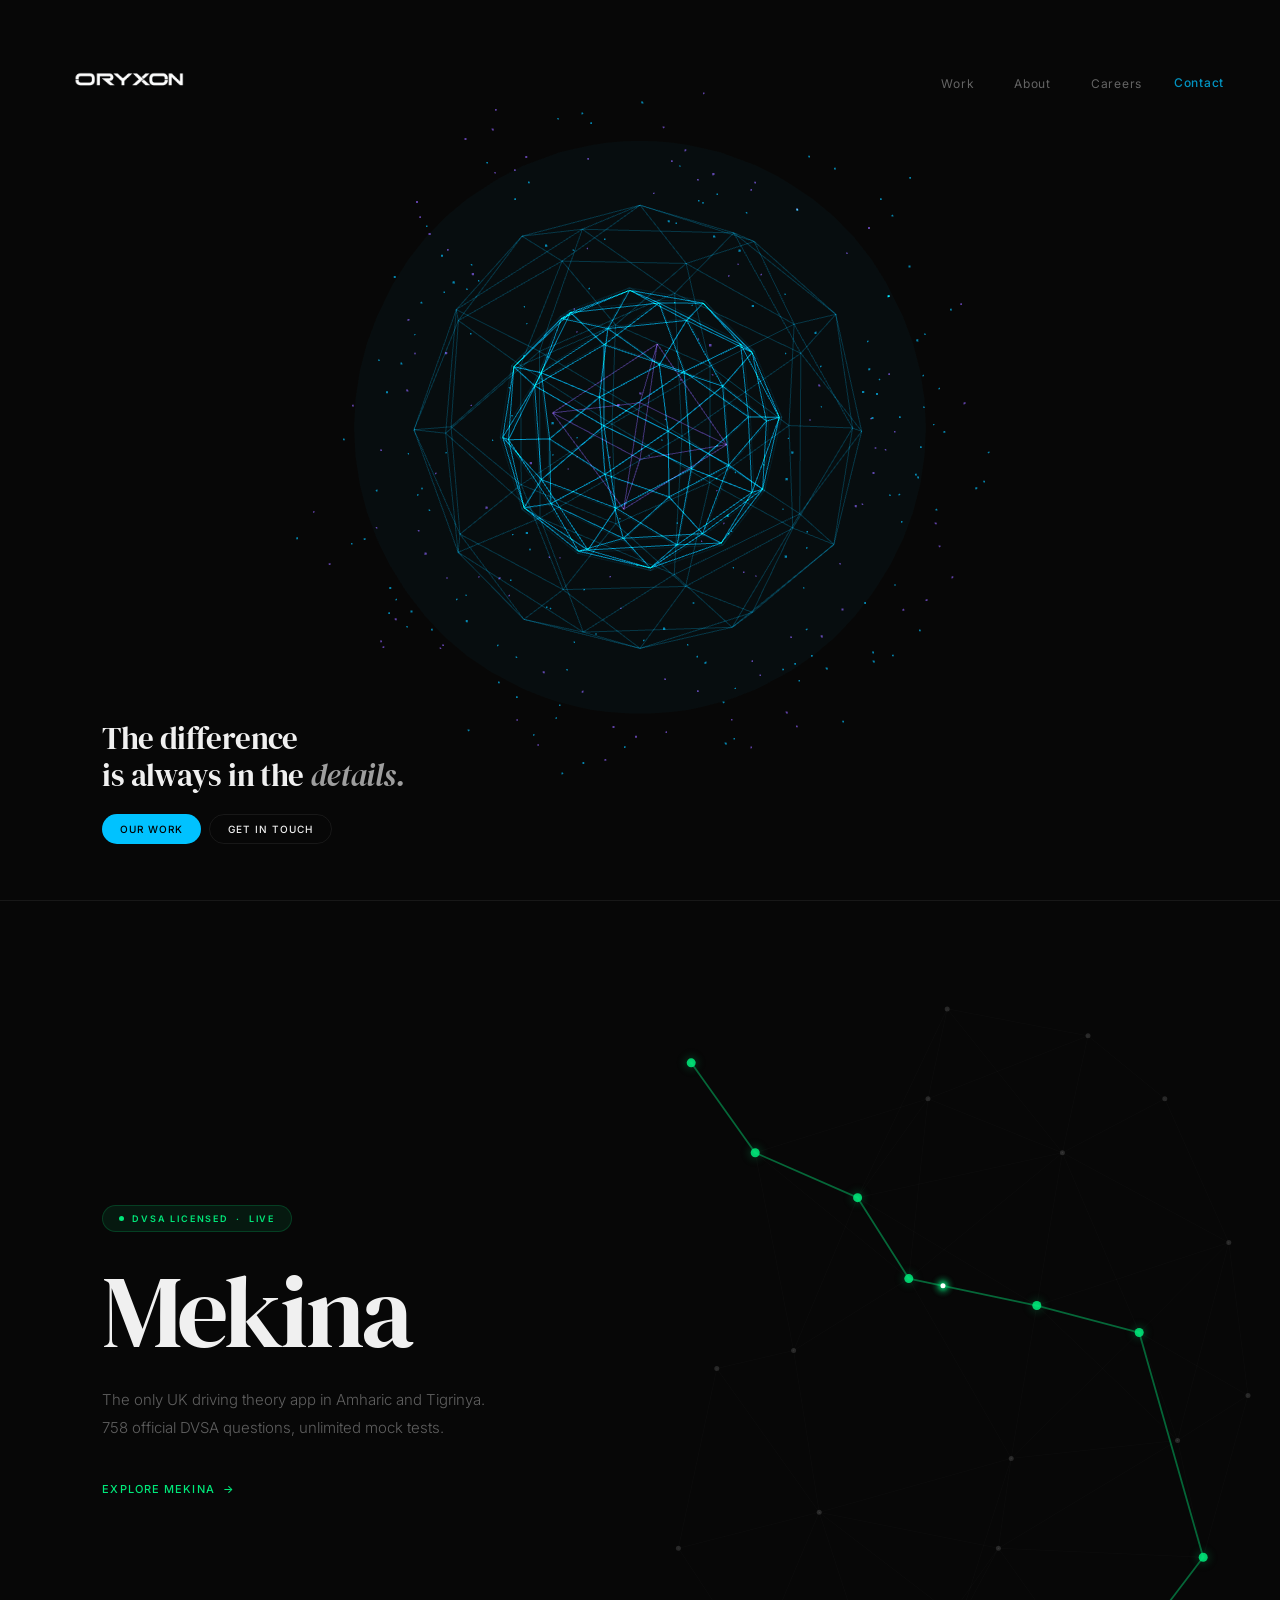
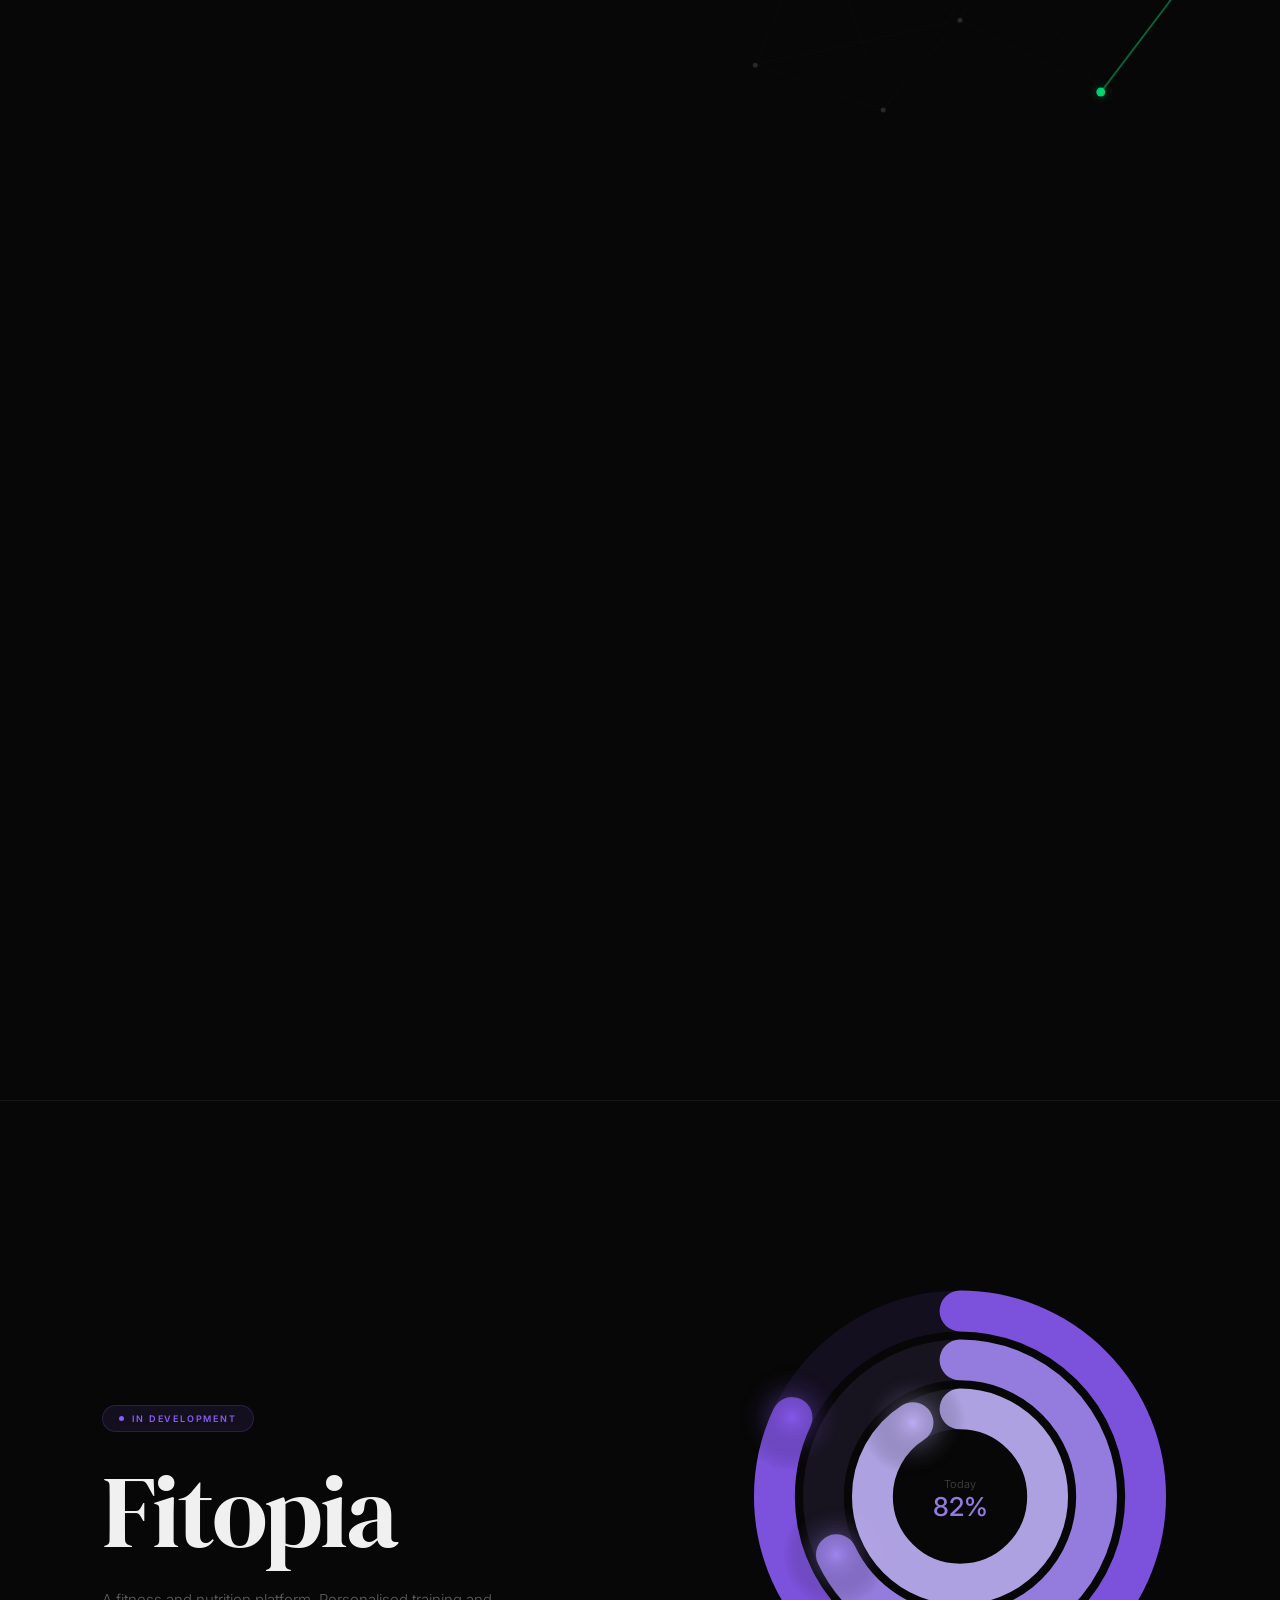
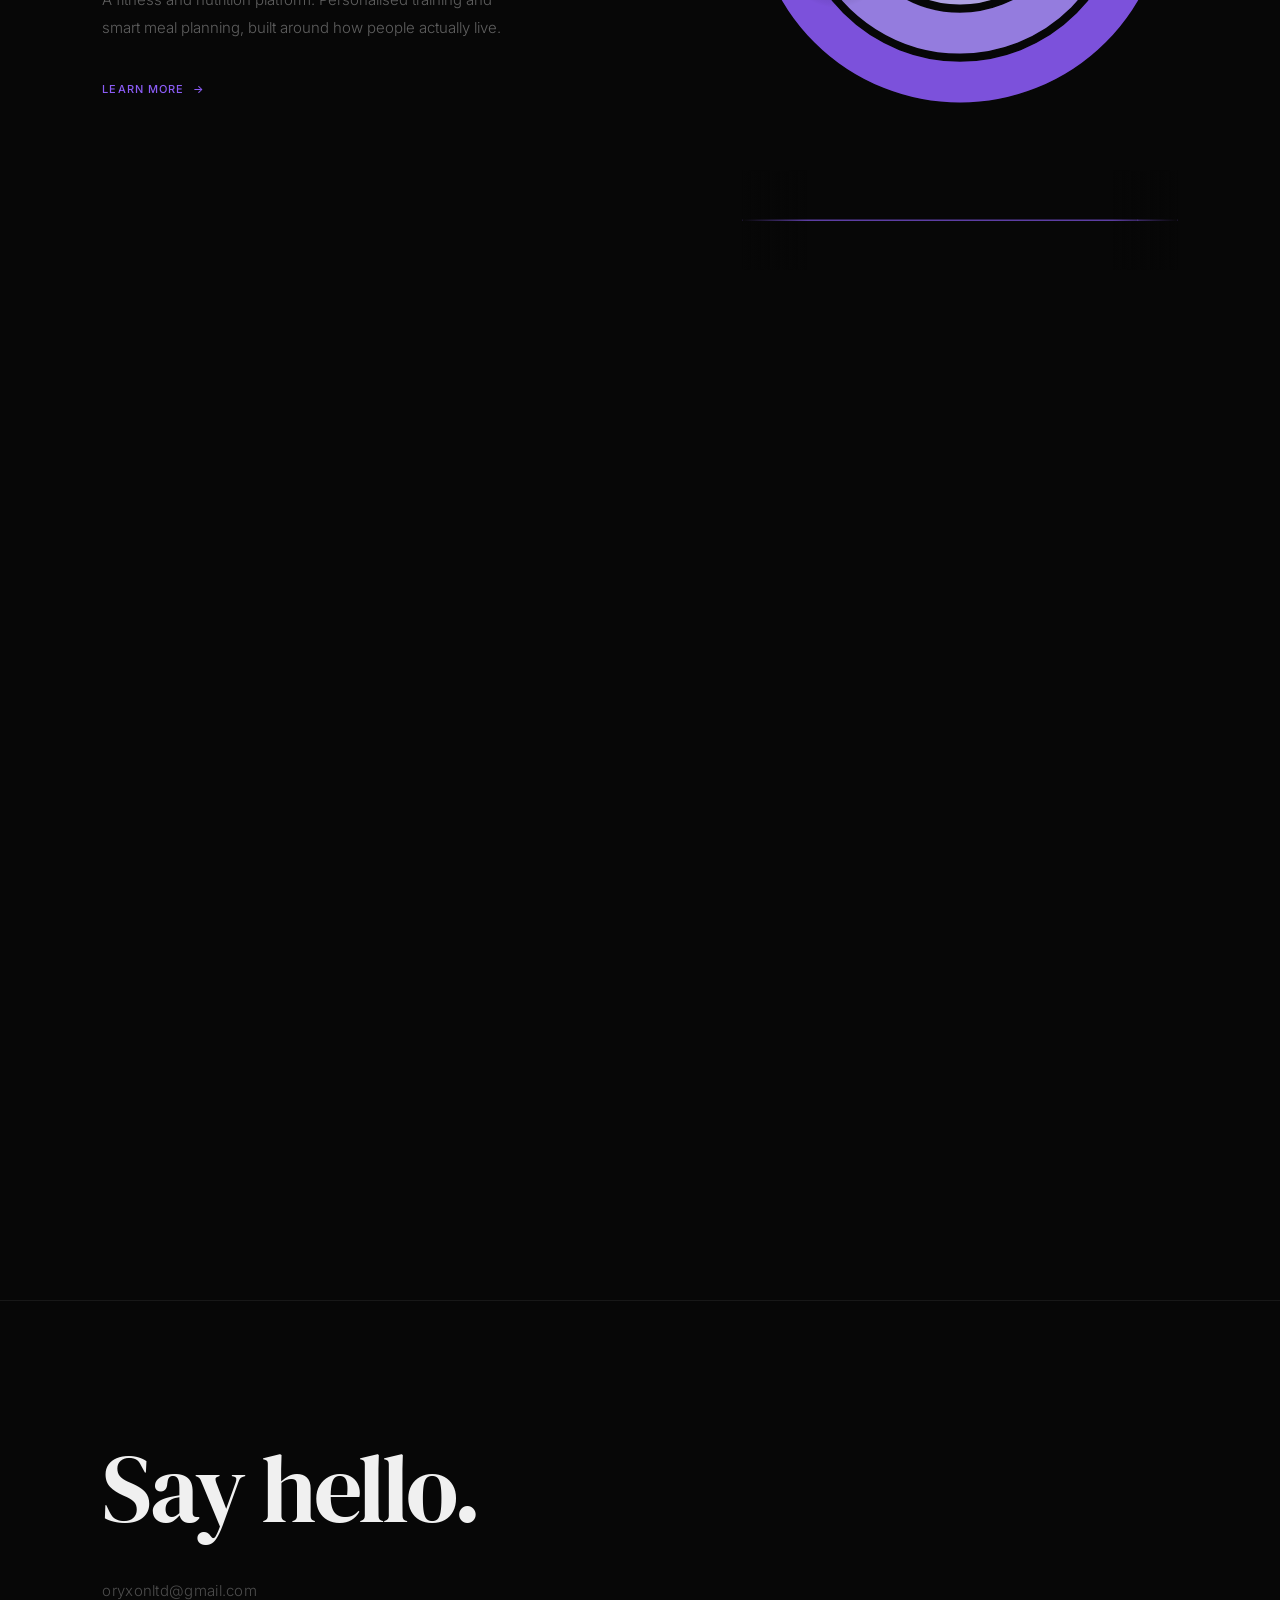
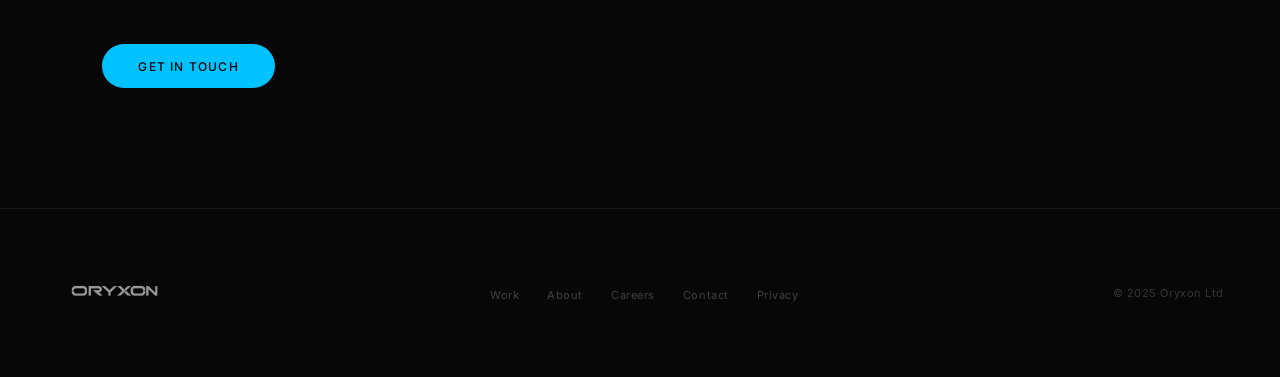
<file: index.html>
<!DOCTYPE html>
<html lang="en">
<head>
<meta charset="UTF-8"><meta name="viewport" content="width=device-width, initial-scale=1.0">
<title>Oryxon</title>
<meta name="description" content="Oryxon is a technology company. We build software that serves people well.">
<meta property="og:title" content="Oryxon"><meta property="og:url" content="https://oryxon.co.uk">
<link rel="icon" type="image/png" href="/favicon.png">
<link rel="preconnect" href="https://fonts.googleapis.com"><link rel="preconnect" href="https://fonts.gstatic.com" crossorigin>
<link href="https://fonts.googleapis.com/css2?family=DM+Serif+Display:ital@0;1&family=Inter:wght@200;300;400;500;600&display=swap" rel="stylesheet">
<link rel="stylesheet" href="/shared.css">
<link rel="stylesheet" href="/mobile.css">
<style>
/* ── SPLASH ── */
#splash {
  position: fixed; inset: 0; z-index: 1000;
  display: flex; align-items: center; justify-content: center;
  background: var(--void);
}
#splash-canvas { position: absolute; inset: 0; width: 100%; height: 100%; }
.splash-logo {
  position: relative; z-index: 1;
  height: clamp(100px, 22vw, 260px); width: auto; display: block;
  animation: splashLogoIn 0.9s cubic-bezier(0.16,1,0.3,1) 0.3s both;
}
@keyframes splashLogoIn {
  from { opacity: 0; transform: scale(0.88) translateY(10px); }
  to   { opacity: 1; transform: scale(1) translateY(0); }
}

/* ── HERO ── */
#hero {
  position: relative;
  height: 100dvh;
  height: 100vh;
  overflow: hidden;
}
/* 3D object fills hero */
#hero-3d {
  position: absolute; inset: 0;
  z-index: 1;
}
/* canvas styled inline by renderer init */
/* text — anchored bottom-left */
.hero-content {
  position: absolute;
  bottom: 0; left: 0;
  z-index: 3;
  padding: 0 8vw 56px;
  max-width: 860px;
}
.hero-title {
  font-family: var(--serif);
  font-size: clamp(22px, 2.4vw, 32px);
  font-weight: 400; letter-spacing: -0.02em; line-height: 1.2;
  color: var(--text); margin-bottom: 20px;
}
.hero-title em { font-style: italic; color: rgba(240,240,240,0.65); }
.hero-sub { display: none; }
.hero-actions { display: flex; gap: 8px; flex-wrap: wrap; }
.hero-actions .btn-primary,
.hero-actions .btn-ghost {
  padding: 8px 18px; font-size: 10px; min-height: auto;
}

/* ── WORLD SECTIONS ── */
.world-section { height: 200vh; }
.world-sticky {
  position: sticky; top: 0; height: 100vh;
  display: grid; grid-template-columns: 1fr 1fr;
  overflow: hidden;
  border-top: 1px solid var(--border);
}
.world-left {
  display: flex; flex-direction: column; justify-content: center;
  padding: 0 0 0 8vw;
  position: relative; z-index: 2;
}
.world-right { position: relative; }
.world-right canvas { position: absolute; inset: 0; width: 100%; height: 100%; }

.world-tag {
  display: inline-flex; align-items: center; gap: 8px;
  font-size: 9px; font-weight: 600; letter-spacing: 0.2em; text-transform: uppercase;
  padding: 7px 16px; border-radius: 100px;
  margin-bottom: 28px; width: fit-content;
  opacity: 0; transform: translateY(14px);
  transition: opacity 0.65s ease, transform 0.65s ease;
}
.world-tag.visible { opacity: 1; transform: translateY(0); }
.world-tag-dot {
  width: 5px; height: 5px; border-radius: 50%; flex-shrink: 0;
}
.world-name {
  font-family: var(--serif);
  font-size: clamp(62px, 8vw, 122px);
  font-weight: 400; letter-spacing: -0.03em; line-height: 1;
  color: var(--text); margin-bottom: 24px;
  opacity: 0; transform: translateY(28px);
  transition: opacity 0.9s ease 0.09s, transform 0.9s ease 0.09s;
}
.world-name.visible { opacity: 1; transform: translateY(0); }
.world-desc {
  font-size: 15px; font-weight: 300; line-height: 1.85;
  color: rgba(240,240,240,0.38); max-width: 400px; margin-bottom: 40px;
  opacity: 0; transform: translateY(20px);
  transition: opacity 0.9s ease 0.19s, transform 0.9s ease 0.19s;
}
.world-desc.visible { opacity: 1; transform: translateY(0); }
.world-cta {
  display: inline-flex; align-items: center; gap: 8px;
  font-size: 11px; font-weight: 500; letter-spacing: 0.1em; text-transform: uppercase;
  text-decoration: none; width: fit-content;
  opacity: 0; transform: translateY(14px);
  transition: opacity 0.9s ease 0.29s, transform 0.9s ease 0.29s, gap 0.25s;
}
.world-cta.visible { opacity: 1; transform: translateY(0); }
.world-cta:hover { gap: 14px; }

#mekina-world .world-tag { background: rgba(0,232,122,0.08); color: var(--green); border: 1px solid rgba(0,232,122,0.18); }
#mekina-world .world-tag-dot { background: var(--green); animation: livePulse 2s ease-in-out infinite; }
#mekina-world .world-cta { color: var(--green); }
#fitopia-world .world-tag { background: rgba(139,92,246,0.1); color: var(--purple); border: 1px solid rgba(139,92,246,0.2); }
#fitopia-world .world-tag-dot { background: var(--purple); }
#fitopia-world .world-cta { color: var(--purple); }
@keyframes livePulse {
  0%,100% { opacity: 1; } 50% { opacity: 0.3; }
}

/* ── CLOSING ── */
#closing {
  border-top: 1px solid var(--border);
  padding: 140px 8vw 120px;
}
.closing-title {
  font-family: var(--serif);
  font-size: clamp(48px, 7.5vw, 104px);
  font-weight: 400; letter-spacing: -0.03em; line-height: 1;
  color: var(--text); margin-bottom: 44px;
}
.closing-email {
  display: block;
  font-size: 15px; font-weight: 300;
  color: rgba(240,240,240,0.3); text-decoration: none;
  letter-spacing: 0.02em; transition: color 0.2s; margin-bottom: 44px;
}
.closing-email:hover { color: var(--blue); }

/* ── DELAY CLASSES ── */
.d1 { transition-delay: 0.1s; }
.d2 { transition-delay: 0.2s; }
.d3 { transition-delay: 0.3s; }

/* ── MOBILE ── */
@media (max-width: 900px) {
  .hero-content { padding: 0 24px 44px; }
  .hero-title { font-size: clamp(20px, 5.5vw, 28px); margin-bottom: 14px; }
  .hero-actions { gap: 8px; }
  #closing { padding: 80px 24px 72px; }
  .closing-title { font-size: clamp(36px, 10vw, 60px); margin-bottom: 28px; }
}
</style>
</head>
<body>

<!-- Splash -->
<div id="splash">
  <canvas id="splash-canvas"></canvas>
  <img class="splash-logo" src="/logo.png" alt="Oryxon">
</div>

<!-- Cursor -->
<div id="cursor"></div>
<div id="cursor-ring"></div>

<!-- Nav -->
<nav id="site-nav">
  <a href="/" class="nav-logo"><img src="/logo.png" alt="Oryxon"></a>
  <ul class="nav-links">
    <li><a href="products/">Work</a></li>
    <li><a href="about/">About</a></li>
    <li><a href="careers/">Careers</a></li>
  </ul>
  <a href="contact/" class="nav-contact">Contact</a>
  <button class="hamburger" aria-label="Open menu">
    <span></span><span></span><span></span>
  </button>
</nav>

<!-- Mobile Menu -->
<div class="mobile-menu" id="mobileMenu">
  <button class="mobile-menu-close" aria-label="Close">&#xd7;</button>
  <a href="products/">Work</a>
  <a href="about/">About</a>
  <a href="careers/">Careers</a>
  <a href="contact/" class="mobile-menu-contact">Contact</a>
</div>

<div class="page-wrap">

  <!-- Hero -->
  <section id="hero" class="home-hero">
    <div id="hero-3d"></div>
    <div class="hero-content">
      <h1 class="hero-title">The difference<br>is always in the <em>details.</em></h1>
      <p class="hero-sub">Oryxon &nbsp;·&nbsp; Technology company</p>
      <div class="hero-actions">
        <a href="products/" class="btn-primary">Our work</a>
        <a href="contact/" class="btn-ghost">Get in touch</a>
      </div>
    </div>
  </section>

  <!-- Mekina World -->
  <section class="world-section" id="mekina-world">
    <div class="world-sticky">
      <div class="world-left">
        <span class="world-tag">
          <span class="world-tag-dot"></span>
          DVSA Licensed &nbsp;·&nbsp; Live
        </span>
        <h2 class="world-name">Mekina</h2>
        <p class="world-desc">The only UK driving theory app in Amharic and Tigrinya. 758 official DVSA questions, unlimited mock tests.</p>
        <a href="mekina/" class="world-cta">Explore Mekina &nbsp;&#x2192;</a>
      </div>
      <div class="world-right">
        <canvas id="mekina-canvas"></canvas>
      </div>
    </div>
  </section>

  <!-- Fitopia World -->
  <section class="world-section" id="fitopia-world">
    <div class="world-sticky">
      <div class="world-left">
        <span class="world-tag">
          <span class="world-tag-dot"></span>
          In Development
        </span>
        <h2 class="world-name">Fitopia</h2>
        <p class="world-desc">A fitness and nutrition platform. Personalised training and smart meal planning, built around how people actually live.</p>
        <a href="fitopia/" class="world-cta">Learn more &nbsp;&#x2192;</a>
      </div>
      <div class="world-right">
        <canvas id="fitopia-canvas"></canvas>
      </div>
    </div>
  </section>

  <!-- Closing -->
  <section id="closing">
    <h2 class="closing-title reveal">Say hello.</h2>
    <a href="mailto:oryxonltd@gmail.com" class="closing-email reveal d1">oryxonltd@gmail.com</a>
    <a href="contact/" class="btn-primary reveal d2">Get in touch</a>
  </section>

  <!-- Footer -->
  <footer>
    <a href="/" class="footer-logo"><img src="/logo.png" alt="Oryxon"></a>
    <ul class="footer-links">
      <li><a href="products/">Work</a></li>
      <li><a href="about/">About</a></li>
      <li><a href="careers/">Careers</a></li>
      <li><a href="contact/">Contact</a></li>
      <li><a href="privacy/">Privacy</a></li>
    </ul>
    <span class="footer-copy">&#x00A9; 2025 Oryxon Ltd</span>
  </footer>

</div>

<script src="/three.min.js"></script>
<script>
/* ─────────────────────────────────────────
   SPLASH — starfield + planet horizon
───────────────────────────────────────── */
(function() {
  const splash = document.getElementById('splash');
  const sc = document.getElementById('splash-canvas');
  if (!sc) return;
  const ctx = sc.getContext('2d');
  let W, H;

  function resize() { W = sc.width = window.innerWidth; H = sc.height = window.innerHeight; }
  resize();

  const stars = Array.from({length: 240}, () => ({
    x: Math.random(), y: Math.random() * 0.88,
    r: 0.3 + Math.random() * 1.7,
    a: 0.05 + Math.random() * 0.52,
    p: Math.random() * Math.PI * 2,
    ps: 0.006 + Math.random() * 0.018,
    drift: (Math.random() - 0.5) * 0.000022,
  }));

  let t0 = null;
  const DUR = 2400;

  function frame(ts) {
    if (!t0) t0 = ts;
    const el = ts - t0;

    ctx.clearRect(0, 0, W, H);

    stars.forEach(s => {
      s.p += s.ps;
      s.x += s.drift;
      if (s.x < 0) s.x = 1;
      if (s.x > 1) s.x = 0;
      const al = s.a * (0.6 + 0.4 * Math.sin(s.p));
      ctx.fillStyle = `rgba(255,255,255,${al})`;
      ctx.beginPath();
      ctx.arc(s.x * W, s.y * H, s.r, 0, Math.PI * 2);
      ctx.fill();
    });

    // Planet arc
    const pR = Math.min(W, H) * 0.96;
    const pY = H + pR * 0.36;
    const g1 = ctx.createRadialGradient(W/2, pY, pR*0.55, W/2, pY, pR);
    g1.addColorStop(0, 'rgba(0,70,150,0.08)');
    g1.addColorStop(1, 'transparent');
    ctx.fillStyle = g1;
    ctx.beginPath(); ctx.arc(W/2, pY, pR, 0, Math.PI*2); ctx.fill();

    // Horizon glow
    const hY = pY - pR;
    const g2 = ctx.createRadialGradient(W/2, hY, 0, W/2, hY, W*0.48);
    g2.addColorStop(0, 'rgba(0,194,255,0.13)');
    g2.addColorStop(0.35, 'rgba(0,90,200,0.05)');
    g2.addColorStop(1, 'transparent');
    ctx.fillStyle = g2;
    ctx.fillRect(0, 0, W, H);

    if (el < DUR - 520) {
      requestAnimationFrame(frame);
    } else {
      splash.style.transition = 'opacity 0.55s ease';
      splash.style.opacity = '0';
      setTimeout(() => {
        splash.style.display = 'none';
        document.body.style.overflow = '';
      }, 560);
    }
  }

  document.body.style.overflow = 'hidden';
  requestAnimationFrame(frame);
})();


/* ─────────────────────────────────────────
   MEKINA CANVAS — route network
───────────────────────────────────────── */
(function() {
  const canvas = document.getElementById('mekina-canvas');
  if (!canvas) return;
  const ctx = canvas.getContext('2d');
  let W=0, H=0, last=null;

  function resize() { W=canvas.width=canvas.offsetWidth; H=canvas.height=canvas.offsetHeight; }
  resize();
  window.addEventListener('resize', resize);

  const pts = [
    [0.18,0.28],[0.48,0.12],[0.82,0.22],[0.12,0.52],[0.42,0.42],
    [0.78,0.48],[0.28,0.68],[0.58,0.62],[0.88,0.73],[0.18,0.85],
    [0.50,0.80],[0.72,0.88],[0.08,0.18],[0.92,0.38],[0.34,0.33],
    [0.66,0.28],[0.56,0.72],[0.38,0.90],[0.84,0.60],[0.24,0.50],
    [0.70,0.15],[0.95,0.55],[0.06,0.72],[0.45,0.22],[0.62,0.45],
  ];
  const route = [12, 0, 14, 4, 24, 5, 8, 11];
  let pT = 0;

  function draw(ts) {
    if (!W) { requestAnimationFrame(draw); return; }
    if (!last) last = ts;
    const dt = Math.min(ts-last, 50); last = ts;

    ctx.clearRect(0, 0, W, H);

    // Background mesh
    for (let i=0;i<pts.length;i++) for (let j=i+1;j<pts.length;j++) {
      const ax=pts[i][0]*W,ay=pts[i][1]*H,bx=pts[j][0]*W,by=pts[j][1]*H;
      const d=Math.sqrt((ax-bx)**2+(ay-by)**2);
      if (d<W*0.33) {
        ctx.strokeStyle='rgba(255,255,255,0.038)';
        ctx.lineWidth=0.5;
        ctx.beginPath(); ctx.moveTo(ax,ay); ctx.lineTo(bx,by); ctx.stroke();
      }
    }

    // Dim waypoints
    pts.forEach(p => {
      ctx.fillStyle='rgba(255,255,255,0.13)';
      ctx.beginPath(); ctx.arc(p[0]*W,p[1]*H,2.5,0,Math.PI*2); ctx.fill();
    });

    // Route line
    ctx.strokeStyle='rgba(0,232,122,0.42)';
    ctx.lineWidth=1.8; ctx.lineCap='round'; ctx.lineJoin='round';
    ctx.beginPath();
    route.forEach((idx,i) => {
      const [rx,ry]=pts[idx];
      i===0 ? ctx.moveTo(rx*W,ry*H) : ctx.lineTo(rx*W,ry*H);
    });
    ctx.stroke();

    // Route nodes
    route.forEach(idx => {
      const [rx,ry]=pts[idx];
      const g=ctx.createRadialGradient(rx*W,ry*H,0,rx*W,ry*H,15);
      g.addColorStop(0,'rgba(0,232,122,0.2)'); g.addColorStop(1,'transparent');
      ctx.fillStyle=g; ctx.beginPath(); ctx.arc(rx*W,ry*H,15,0,Math.PI*2); ctx.fill();
      ctx.fillStyle='rgba(0,232,122,0.88)';
      ctx.beginPath(); ctx.arc(rx*W,ry*H,4.5,0,Math.PI*2); ctx.fill();
    });

    // Moving packet
    pT = (pT + dt*0.00028) % 1;
    const rLen = route.length - 1;
    const segT = pT * rLen;
    const seg = Math.min(Math.floor(segT), rLen-1);
    const ft = segT - seg;
    const [ax,ay]=pts[route[seg]];
    const [bx,by]=pts[route[Math.min(seg+1,rLen)]];
    const px=(ax+(bx-ax)*ft)*W, py=(ay+(by-ay)*ft)*H;

    const pg=ctx.createRadialGradient(px,py,0,px,py,13);
    pg.addColorStop(0,'rgba(0,232,122,0.95)');
    pg.addColorStop(0.5,'rgba(0,232,122,0.22)');
    pg.addColorStop(1,'transparent');
    ctx.fillStyle=pg; ctx.beginPath(); ctx.arc(px,py,13,0,Math.PI*2); ctx.fill();
    ctx.fillStyle='rgba(255,255,255,1)'; ctx.beginPath(); ctx.arc(px,py,2.5,0,Math.PI*2); ctx.fill();

    requestAnimationFrame(draw);
  }
  requestAnimationFrame(draw);
})();

/* ─────────────────────────────────────────
   FITOPIA CANVAS — activity rings + heartbeat
───────────────────────────────────────── */
(function() {
  const canvas = document.getElementById('fitopia-canvas');
  if (!canvas) return;
  const ctx = canvas.getContext('2d');
  let W=0, H=0, startT=null;

  function resize() { W=canvas.width=canvas.offsetWidth; H=canvas.height=canvas.offsetHeight; }
  resize();
  window.addEventListener('resize', resize);

  const rings = [
    {col:'139,92,246', target:0.82, delay:0.0},
    {col:'167,139,250', target:0.68, delay:0.22},
    {col:'196,181,253', target:0.91, delay:0.44},
  ];

  function easeOut(t) { return 1-Math.pow(1-Math.min(1,t),3); }

  const hbPath = [
    [0.00,0.5],[0.20,0.5],[0.27,0.5],[0.30,0.1],[0.33,0.88],
    [0.37,0.35],[0.40,0.5],[0.60,0.5],[0.67,0.5],[0.70,0.14],
    [0.73,0.9],[0.77,0.38],[0.80,0.5],[1.00,0.5],
  ];

  function draw(ts) {
    if (!W||!H) { requestAnimationFrame(draw); return; }
    if (!startT) startT = ts;
    const el = (ts - startT) / 1000;

    ctx.clearRect(0, 0, W, H);

    const cx=W/2, cy=H*0.44;
    const maxR=Math.min(W,H)*0.29;
    const ringW=maxR*0.22;

    rings.forEach((ring, i) => {
      const r=maxR - i*(ringW + ringW*0.2);
      const prog=easeOut(Math.max(0,(el-ring.delay*2.5)/2.3));

      ctx.strokeStyle=`rgba(${ring.col},0.1)`;
      ctx.lineWidth=ringW; ctx.lineCap='round';
      ctx.beginPath(); ctx.arc(cx,cy,r,-Math.PI/2,Math.PI*2-Math.PI/2); ctx.stroke();

      if (prog>0) {
        const endA=-Math.PI/2+(Math.PI*2*ring.target*prog);
        ctx.strokeStyle=`rgba(${ring.col},0.88)`;
        ctx.lineWidth=ringW; ctx.lineCap='round';
        ctx.beginPath(); ctx.arc(cx,cy,r,-Math.PI/2,endA); ctx.stroke();

        if (prog>0.06) {
          const gx=cx+Math.cos(endA)*r, gy=cy+Math.sin(endA)*r;
          const eg=ctx.createRadialGradient(gx,gy,0,gx,gy,ringW*1.3);
          eg.addColorStop(0,`rgba(${ring.col},0.55)`); eg.addColorStop(1,'transparent');
          ctx.fillStyle=eg; ctx.beginPath(); ctx.arc(gx,gy,ringW*1.3,0,Math.PI*2); ctx.fill();
        }
      }
    });

    ctx.textAlign='center'; ctx.textBaseline='middle';
    ctx.fillStyle='rgba(255,255,255,0.25)';
    ctx.font=`300 11px 'Inter',sans-serif`;
    ctx.fillText('Today',cx,cy-12);
    ctx.fillStyle='rgba(167,139,250,0.88)';
    ctx.font=`500 26px 'Inter',sans-serif`;
    ctx.fillText('82%',cx,cy+12);

    // Heartbeat line
    const hbW=W*0.68, hbH=H*0.11;
    const hbX=(W-hbW)/2, hbY=H*0.8;
    const hbPh=(el%2)/2;

    ctx.save();
    ctx.beginPath(); ctx.rect(hbX,hbY-hbH/2,hbW,hbH); ctx.clip();
    ctx.strokeStyle='rgba(139,92,246,0.65)';
    ctx.lineWidth=1.5; ctx.lineCap='round'; ctx.lineJoin='round';

    for (let pass=0; pass<2; pass++) {
      ctx.beginPath();
      hbPath.forEach((pt,i)=>{
        const px2=hbX+((pt[0]+hbPh+pass)%2-pass)*hbW;
        const py2=hbY+(pt[1]-0.5)*hbH;
        i===0?ctx.moveTo(px2,py2):ctx.lineTo(px2,py2);
      });
      ctx.stroke();
    }
    ctx.restore();

    // Edge fades
    const fl=ctx.createLinearGradient(hbX,0,hbX+hbW*0.15,0);
    fl.addColorStop(0,'rgba(7,7,7,1)'); fl.addColorStop(1,'rgba(7,7,7,0)');
    ctx.fillStyle=fl; ctx.fillRect(hbX,hbY-hbH/2,hbW*0.15,hbH);
    const fr=ctx.createLinearGradient(hbX+hbW*0.85,0,hbX+hbW,0);
    fr.addColorStop(0,'rgba(7,7,7,0)'); fr.addColorStop(1,'rgba(7,7,7,1)');
    ctx.fillStyle=fr; ctx.fillRect(hbX+hbW*0.85,hbY-hbH/2,hbW*0.15,hbH);

    requestAnimationFrame(draw);
  }
  requestAnimationFrame(draw);
})();

/* ─────────────────────────────────────────
   HERO 3D — Three.js WebGL renderer
   Falls back to 2D canvas if WebGL fails
───────────────────────────────────────── */
(function() {
  'use strict';

  const container = document.getElementById('hero-3d');
  if (!container || typeof THREE === 'undefined') return;

  /* ── Try WebGL first ── */
  let renderer;
  try {
    renderer = new THREE.WebGLRenderer({ antialias: true, alpha: true });
  } catch(e) {
    initCanvas2D();
    return;
  }

  const W = () => window.innerWidth;
  const H = () => window.innerHeight;

  renderer.setSize(W(), H());
  renderer.setPixelRatio(Math.min(window.devicePixelRatio, 2));
  renderer.setClearColor(0x000000, 0);
  container.appendChild(renderer.domElement);
  renderer.domElement.style.cssText = 'position:absolute;inset:0;width:100%!important;height:100%!important;display:block;';

  const scene  = new THREE.Scene();
  const camera = new THREE.PerspectiveCamera(45, W()/H(), 0.1, 100);
  camera.position.z = 7;

  /* ── Root group (floating + parallax applied here) ── */
  const root = new THREE.Group();
  scene.add(root);

  /* ── Materials ── */
  const matOuter = new THREE.LineBasicMaterial({
    color: 0x00C2FF, transparent: true, opacity: 0.22,
    blending: THREE.AdditiveBlending, depthWrite: false
  });
  const matInner = new THREE.LineBasicMaterial({
    color: 0x00C2FF, transparent: true, opacity: 0.75,
    blending: THREE.AdditiveBlending, depthWrite: false
  });
  const matInnerGlow = new THREE.LineBasicMaterial({
    color: 0x00C2FF, transparent: true, opacity: 0.15,
    blending: THREE.AdditiveBlending, depthWrite: false
  });
  const matOct = new THREE.LineBasicMaterial({
    color: 0x8B5CF6, transparent: true, opacity: 0.40,
    blending: THREE.AdditiveBlending, depthWrite: false
  });
  const matAtmo = new THREE.MeshBasicMaterial({
    color: 0x00C2FF, transparent: true, opacity: 0.03,
    side: THREE.BackSide, blending: THREE.AdditiveBlending, depthWrite: false
  });

  /* ── Geometry ── */
  const wireOuter = new THREE.LineSegments(
    new THREE.EdgesGeometry(new THREE.IcosahedronGeometry(1.4, 1)), matOuter);
  const wireInner = new THREE.LineSegments(
    new THREE.EdgesGeometry(new THREE.IcosahedronGeometry(0.88, 1)), matInner);
  const wireInnerGlow = new THREE.LineSegments(
    new THREE.EdgesGeometry(new THREE.IcosahedronGeometry(0.88 * 1.018, 1)), matInnerGlow);
  const wireOct = new THREE.LineSegments(
    new THREE.EdgesGeometry(new THREE.OctahedronGeometry(0.56, 0)), matOct);
  const atmoSphere = new THREE.Mesh(
    new THREE.SphereGeometry(1.75, 32, 32), matAtmo);

  root.add(wireOuter, wireInner, wireInnerGlow, wireOct, atmoSphere);

  /* ── Particles ── */
  const ptCount = 280;
  const ptPos   = new Float32Array(ptCount * 3);
  const ptColor = new Float32Array(ptCount * 3);
  for (let i = 0; i < ptCount; i++) {
    const r     = 1.6 + Math.random() * 0.6;
    const theta = Math.acos(2 * Math.random() - 1);
    const phi   = Math.random() * Math.PI * 2;
    ptPos[i*3]   = r * Math.sin(theta) * Math.cos(phi);
    ptPos[i*3+1] = r * Math.sin(theta) * Math.sin(phi);
    ptPos[i*3+2] = r * Math.cos(theta);
    const t = Math.random();
    ptColor[i*3]   = t < 0.6 ? 0   : 0.545;
    ptColor[i*3+1] = t < 0.6 ? 0.76: 0.361;
    ptColor[i*3+2] = t < 0.6 ? 1   : 0.965;
  }
  const ptGeo = new THREE.BufferGeometry();
  ptGeo.setAttribute('position', new THREE.BufferAttribute(ptPos, 3));
  ptGeo.setAttribute('color',    new THREE.BufferAttribute(ptColor, 3));
  const particles = new THREE.Points(ptGeo, new THREE.PointsMaterial({
    size: 0.025, vertexColors: true,
    blending: THREE.AdditiveBlending, depthWrite: false, transparent: true, opacity: 0.65
  }));
  root.add(particles);

  /* ── Mouse parallax ── */
  let mx = 0, tx = 0;
  document.addEventListener('mousemove', e => { mx = (e.clientX / window.innerWidth  - 0.5); });
  document.addEventListener('touchmove', e => { mx = (e.touches[0].clientX / window.innerWidth - 0.5); }, {passive:true});

  /* ── Resize ── */
  function onResize() {
    camera.aspect = W() / H();
    camera.updateProjectionMatrix();
    renderer.setSize(W(), H());
    root.scale.setScalar(W() < 768 ? 0.65 : 1);
  }
  onResize();
  window.addEventListener('resize', onResize);

  /* ── Animate ── */
  const rm = window.matchMedia('(prefers-reduced-motion: reduce)').matches;
  (function tick(ts) {
    requestAnimationFrame(tick);
    const t = (ts || 0) * 0.001;

    if (!rm) {
      wireOuter.rotation.y += 0.004;
      wireOuter.rotation.x += 0.0012;
      wireInner.rotation.y     -= 0.006;
      wireInnerGlow.rotation.y -= 0.006;
      wireInner.rotation.z     += 0.002;
      wireInnerGlow.rotation.z += 0.002;
      wireOct.rotation.x += 0.009;
      wireOct.rotation.z -= 0.005;

      tx += (mx * 0.38 - tx) * 0.045;
      root.rotation.y = tx;

      root.position.y = Math.sin(t * 0.28) * 0.14;
      root.position.z = Math.sin(t * 0.19) * 0.18;

      /* breathe opacity */
      matOuter.opacity     = 0.18 + Math.sin(t * 0.55)       * 0.06;
      matInner.opacity     = 0.70 + Math.sin(t * 0.82 + 1.1) * 0.08;
      matInnerGlow.opacity = 0.12 + Math.sin(t * 0.82 + 1.1) * 0.03;
      matOct.opacity       = 0.35 + Math.sin(t * 1.1  + 2.3) * 0.09;
    }

    renderer.render(scene, camera);
  })();

  /* ─────────────────────────────────────────
     2D CANVAS FALLBACK (WebGL unavailable)
  ───────────────────────────────────────── */
  function initCanvas2D() {
    const cv = document.createElement('canvas');
    cv.style.cssText = 'position:absolute;inset:0;width:100%;height:100%;display:block;';
    container.appendChild(cv);
    const ctx = cv.getContext('2d');
    const DPR = Math.min(window.devicePixelRatio || 1, 2);
    let W2, H2, cx2, cy2;
    function resize2() {
      W2 = cv.width  = window.innerWidth  * DPR;
      H2 = cv.height = window.innerHeight * DPR;
      cx2 = W2/2; cy2 = H2/2;
    }
    resize2();
    window.addEventListener('resize', resize2);

    function rx(v,a){const c=Math.cos(a),s=Math.sin(a);return[v[0],v[1]*c-v[2]*s,v[1]*s+v[2]*c];}
    function ry(v,a){const c=Math.cos(a),s=Math.sin(a);return[v[0]*c+v[2]*s,v[1],-v[0]*s+v[2]*c];}
    function rz(v,a){const c=Math.cos(a),s=Math.sin(a);return[v[0]*c-v[1]*s,v[0]*s+v[1]*c,v[2]];}

    let focal2 = 1;
    function proj2(v) {
      const d = v[2] + 5.5;
      return [cx2 + v[0]*focal2/d, cy2 + v[1]*focal2/d];
    }
    function xform2(verts, ax, ay, az, scale, oy, oz) {
      return verts.map(v => {
        let p = rx([v[0]*scale,v[1]*scale,v[2]*scale], ax);
        p = ry(p,ay); p = rz(p,az);
        return [p[0], p[1]+oy, p[2]+oz];
      });
    }
    function drawEdges2(verts, edges, color, alpha, glowPx, lw) {
      ctx.shadowColor = color; ctx.shadowBlur = glowPx*DPR;
      ctx.strokeStyle = color; ctx.globalAlpha = alpha; ctx.lineWidth = lw*DPR;
      ctx.beginPath();
      edges.forEach(([a,b])=>{const[x1,y1]=proj2(verts[a]);const[x2,y2]=proj2(verts[b]);ctx.moveTo(x1,y1);ctx.lineTo(x2,y2);});
      ctx.stroke(); ctx.shadowBlur = 0;
    }

    const phi = (1+Math.sqrt(5))/2;
    const icoRaw=[[-1,phi,0],[1,phi,0],[-1,-phi,0],[1,-phi,0],[0,-1,phi],[0,1,phi],[0,-1,-phi],[0,1,-phi],[phi,0,-1],[phi,0,1],[-phi,0,-1],[-phi,0,1]];
    const icoV=icoRaw.map(v=>{const l=Math.sqrt(v[0]**2+v[1]**2+v[2]**2);return[v[0]/l,v[1]/l,v[2]/l];});
    const icoE=[[0,1],[0,5],[0,7],[0,10],[0,11],[1,5],[1,7],[1,8],[1,9],[2,3],[2,4],[2,6],[2,10],[2,11],[3,4],[3,6],[3,8],[3,9],[4,5],[4,9],[4,11],[5,9],[5,11],[6,7],[6,8],[6,10],[7,8],[7,10],[8,9],[10,11]];
    const octV=[[1,0,0],[-1,0,0],[0,1,0],[0,-1,0],[0,0,1],[0,0,-1]];
    const octE=[[0,2],[0,3],[0,4],[0,5],[1,2],[1,3],[1,4],[1,5],[2,4],[2,5],[3,4],[3,5]];

    let aX=0,aY=0,aX2=0,aY2=0,aZ2=0,aXo=0,aZo=0,mx2=0,tx2=0,ty2=0,t2=0;
    document.addEventListener('mousemove',e=>{mx2=e.clientX/window.innerWidth-0.5;});
    document.addEventListener('touchmove',e=>{mx2=e.touches[0].clientX/window.innerWidth-0.5;},{passive:true});

    const rm2 = window.matchMedia('(prefers-reduced-motion: reduce)').matches;
    (function tick2(ts) {
      requestAnimationFrame(tick2);
      if (!W2||!H2) return;
      t2 = (ts||0)*0.001;
      if (!rm2) {
        aX+=0.0012; aY+=0.004; aX2+=0.002; aY2-=0.006; aZ2+=0.001;
        aXo+=0.009; aZo-=0.005; tx2+=(mx2*0.38-tx2)*0.045;
      }
      focal2 = W2 < H2 ? H2*0.62 : H2*1.45;
      const fy=Math.sin(t2*0.28)*0.14, fz=Math.sin(t2*0.19)*0.18;
      const outer=xform2(icoV,aX+ty2,aY+tx2,0,1.30,fy,fz);
      const inner=xform2(icoV,aX2+ty2,aY2+tx2,aZ2,0.82,fy,fz);
      const innerG=xform2(icoV,aX2+ty2,aY2+tx2,aZ2,0.82*1.018,fy,fz);
      const oct=xform2(octV,aXo+ty2,tx2,aZo,0.52,fy,fz);
      const oOuter=0.18+Math.sin(t2*0.55)*0.06;
      const oInner=0.70+Math.sin(t2*0.82+1.1)*0.08;
      const oIG=0.15+Math.sin(t2*0.82+1.1)*0.04;
      const oOct=0.38+Math.sin(t2*1.1+2.3)*0.09;
      ctx.clearRect(0,0,W2,H2); ctx.lineCap='round';
      drawEdges2(outer,icoE,'#00C2FF',oOuter,14,0.7);
      drawEdges2(innerG,icoE,'#00C2FF',oIG,20,0.8);
      drawEdges2(inner,icoE,'#00C2FF',oInner,10,1.0);
      drawEdges2(oct,octE,'#8B5CF6',oOct,12,1.0);
      ctx.globalAlpha=1;
    })();
  }

})();

/* ─────────────────────────────────────────
   NAV SCROLL — sentinel
───────────────────────────────────────── */
(function(){
  const nav=document.getElementById('site-nav');
  if (!nav) return;
  const s=document.createElement('div');
  s.style.cssText='position:absolute;top:80px;height:1px;width:1px;pointer-events:none;';
  document.body.prepend(s);
  new IntersectionObserver(([e])=>{
    nav.classList.toggle('scrolled',!e.isIntersecting);
  }).observe(s);
})();

/* ─────────────────────────────────────────
   REVEAL
───────────────────────────────────────── */
(function(){
  const obs=new IntersectionObserver(es=>{
    es.forEach(e=>{if(e.isIntersecting){e.target.classList.add('visible');obs.unobserve(e.target);}});
  },{threshold:0.12});
  document.querySelectorAll('.reveal').forEach(el=>obs.observe(el));
})();

/* ─────────────────────────────────────────
   WORLD REVEALS
───────────────────────────────────────── */
(function(){
  const obs=new IntersectionObserver(es=>{
    es.forEach(e=>{
      if(e.isIntersecting){
        e.target.querySelectorAll('.world-tag,.world-name,.world-desc,.world-cta')
          .forEach(el=>el.classList.add('visible'));
      }
    });
  },{threshold:0, rootMargin:'-10% 0px -10% 0px'});
  document.querySelectorAll('.world-sticky').forEach(el=>obs.observe(el));
})();

/* ─────────────────────────────────────────
   PAGE TRANSITIONS
───────────────────────────────────────── */
(function(){
  document.querySelectorAll('a[href]').forEach(link=>{
    const href=link.getAttribute('href');
    if(!href||href.startsWith('#')||href.startsWith('mailto:')||href.startsWith('http')||link.target==='_blank') return;
    link.addEventListener('click',e=>{
      e.preventDefault();
      const w=document.querySelector('.page-wrap');
      if(w){w.style.transition='opacity 0.28s ease,transform 0.28s ease';w.style.opacity='0';w.style.transform='translateY(-6px)';}
      setTimeout(()=>window.location.href=href,280);
    });
  });
})();

/* ─────────────────────────────────────────
   CURSOR
───────────────────────────────────────── */
(function(){const cv=document.createElement('canvas');cv.style.cssText='position:fixed;inset:0;pointer-events:none;z-index:9999;';document.body.appendChild(cv);const ctx=cv.getContext('2d');let W,H;function r(){W=cv.width=innerWidth;H=cv.height=innerHeight;}r();window.addEventListener('resize',r);let mx=-999,my=-999,ls=0;const pts=[];document.addEventListener('mousemove',e=>{mx=e.clientX;my=e.clientY;const n=performance.now();if(n-ls>18){pts.push({x:mx,y:my,t:n});ls=n;}});document.addEventListener('mouseleave',()=>{mx=-999;});(function d(){requestAnimationFrame(d);ctx.clearRect(0,0,W,H);const n=performance.now(),L=420;for(let i=pts.length-1;i>=0;i--){const p=pts[i],age=n-p.t;if(age>L){pts.splice(i,1);continue;}const t=age/L,a=(1-t)*0.75,s=3.5*(1-t*0.85);ctx.beginPath();ctx.arc(p.x,p.y,s,0,Math.PI*2);ctx.fillStyle=`rgba(0,194,255,${a})`;ctx.fill();}if(mx>0){ctx.beginPath();ctx.arc(mx,my,3,0,Math.PI*2);ctx.fillStyle='rgba(0,194,255,0.95)';ctx.fill();}})();})();

/* ─────────────────────────────────────────
   MOBILE MENU
───────────────────────────────────────── */
(function(){
  const ham=document.querySelector('.hamburger'),menu=document.getElementById('mobileMenu');
  const closeBtn=document.querySelector('.mobile-menu-close');
  if(!ham||!menu) return;
  function openMenu(){menu.classList.add('open');ham.classList.add('open');document.body.style.overflow='hidden';}
  function closeMenu(){menu.classList.remove('open');ham.classList.remove('open');document.body.style.overflow='';}
  ham.addEventListener('click',openMenu);
  if(closeBtn) closeBtn.addEventListener('click',closeMenu);
  menu.querySelectorAll('a').forEach(a=>a.addEventListener('click',closeMenu));
})();
</script>
</body>
</html>
</file>
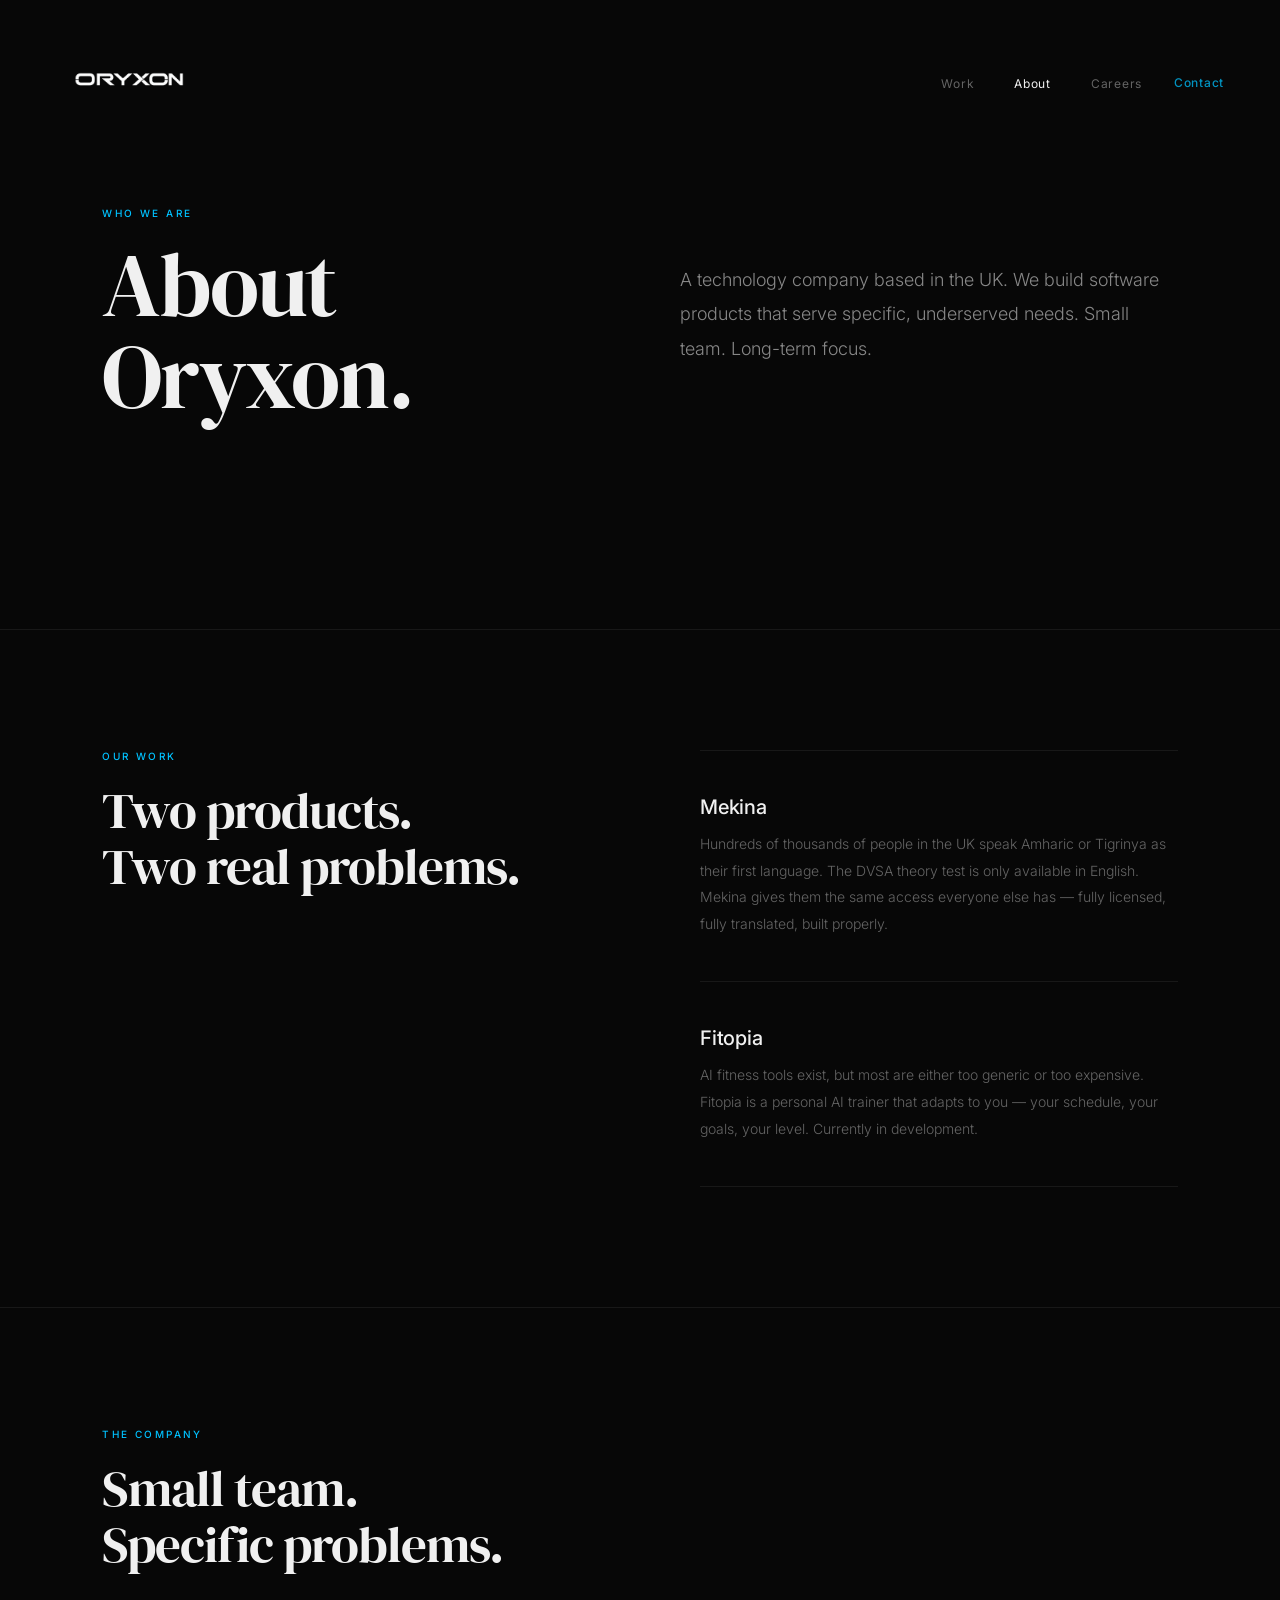
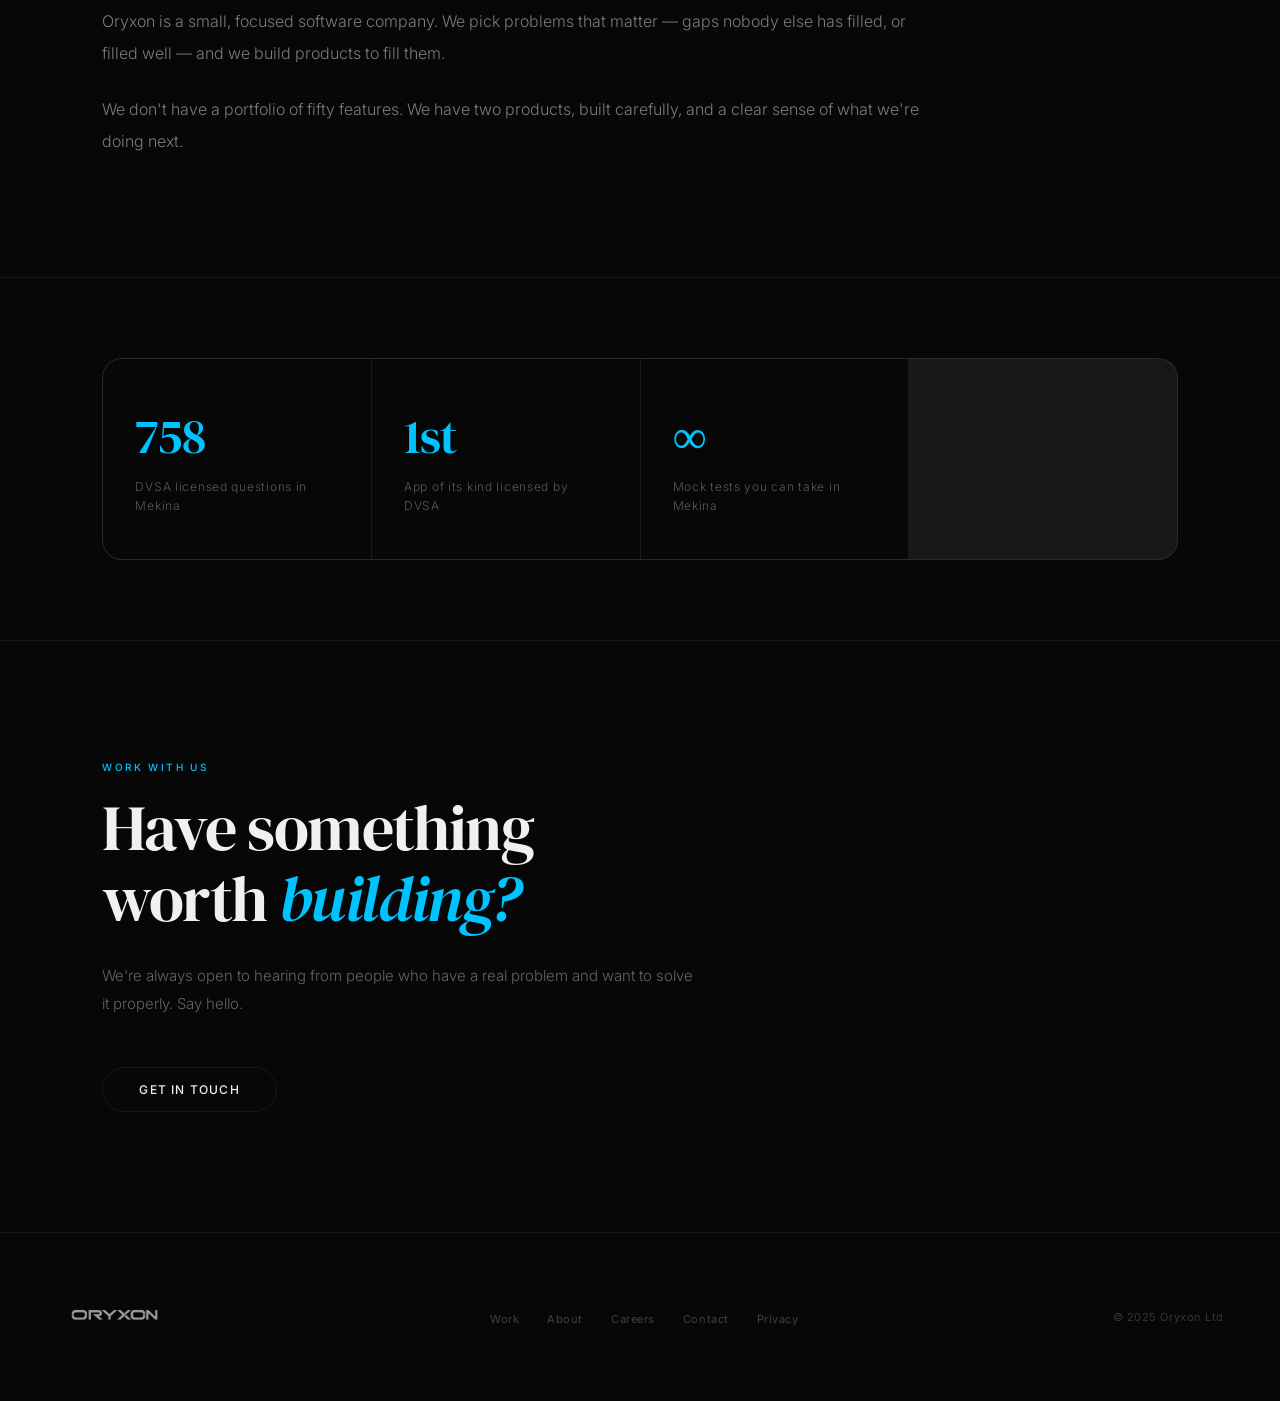
<file: about/index.html>
<!DOCTYPE html>
<html lang="en">
<head>
<meta charset="UTF-8"><meta name="viewport" content="width=device-width, initial-scale=1.0">
<title>About — Oryxon</title>
<meta name="description" content="Oryxon is a technology company based in the UK. We build software products that serve specific, underserved needs.">
<meta property="og:title" content="About Oryxon"><meta property="og:url" content="https://oryxon.co.uk/about">
<link rel="icon" type="image/png" href="/favicon.png">
<link rel="preconnect" href="https://fonts.googleapis.com"><link rel="preconnect" href="https://fonts.gstatic.com" crossorigin>
<link href="https://fonts.googleapis.com/css2?family=DM+Serif+Display:ital@0;1&family=Inter:wght@200;300;400;500;600&display=swap" rel="stylesheet">
<style>
*, *::before, *::after { box-sizing: border-box; margin: 0; padding: 0; }

:root {
  --void: #070707;
  --blue: #00C2FF;
  --green: #00E87A;
  --purple: #8B5CF6;
  --text: #f0f0f0;
  --muted: rgba(240,240,240,0.35);
  --glass: rgba(255,255,255,0.04);
  --border: rgba(255,255,255,0.07);
  --serif: 'DM Serif Display', Georgia, serif;
  --sans: 'Inter', system-ui, sans-serif;
}

html { scroll-behavior: smooth; }

body {
  background: var(--void);
  color: var(--text);
  font-family: var(--sans);
  overflow-x: hidden;
  -webkit-font-smoothing: antialiased;
  cursor: none;
}

/* CURSOR — particle trail (canvas) */
#cursor, #cursor-ring { display: none; }

/* NAV */
nav {
  position: fixed; top: 0; left: 0; right: 0; z-index: 100;
  display: flex; align-items: center; justify-content: space-between;
  padding: 32px 56px;
  transition: padding 0.4s, background 0.4s;
}
nav.scrolled {
  padding: 18px 56px;
  background: rgba(7,7,7,0.8);
  backdrop-filter: blur(24px);
  border-bottom: 1px solid var(--border);
}
.nav-logo {
  font-family: var(--sans); font-size: 14px; font-weight: 600;
  letter-spacing: 0.14em; text-transform: uppercase;
  color: var(--text); text-decoration: none;
}
.nav-logo em { color: var(--blue); font-style: normal; }
.nav-logo img { height: 100px; display: block; }
.nav-links { display: flex; gap: 40px; list-style: none; margin-left: auto; margin-right: 32px; }
.nav-links a {
  font-size: 12px; font-weight: 400; letter-spacing: 0.06em;
  color: rgba(240,240,240,0.4); text-decoration: none; transition: color 0.2s;
}
.nav-links a:hover, .nav-links a.active { color: var(--text); }
.nav-contact {
  font-size: 12px; font-weight: 500; letter-spacing: 0.06em;
  color: var(--blue); text-decoration: none; opacity: 0.75; transition: opacity 0.2s;
}
.nav-contact:hover { opacity: 1; }

/* PAGE TRANSITIONS */
.page-wrap {
  opacity: 0;
  animation: pageIn 0.7s ease forwards;
}
@keyframes pageIn {
  from { opacity: 0; transform: translateY(16px); }
  to { opacity: 1; transform: translateY(0); }
}

/* SECTION UTILS */
.section-label {
  display: block; font-size: 10px; font-weight: 500;
  letter-spacing: 0.24em; text-transform: uppercase; color: var(--blue); margin-bottom: 20px;
}
.reveal {
  opacity: 0; transform: translateY(24px);
  transition: opacity 0.9s ease, transform 0.9s ease;
}
.reveal.visible { opacity: 1; transform: translateY(0); }

/* BUTTONS */
.btn-primary {
  display: inline-flex; align-items: center; gap: 10px;
  font-size: 12px; font-weight: 500; letter-spacing: 0.1em; text-transform: uppercase;
  color: #000; background: var(--blue); text-decoration: none;
  padding: 14px 36px; border-radius: 100px; transition: all 0.25s;
  border: none; 
}
.btn-primary:hover { transform: translateY(-2px); box-shadow: 0 0 40px rgba(0,194,255,0.35); }

.btn-ghost {
  display: inline-flex; align-items: center; gap: 10px;
  font-size: 12px; font-weight: 500; letter-spacing: 0.1em; text-transform: uppercase;
  color: var(--text); text-decoration: none;
  padding: 14px 36px; border-radius: 100px;
  border: 1px solid var(--border); transition: all 0.25s; 
}
.btn-ghost:hover { border-color: rgba(0,194,255,0.4); color: var(--blue); background: rgba(0,194,255,0.05); }

/* FOOTER */
footer {
  border-top: 1px solid var(--border);
  padding: 44px 56px;
  display: flex; align-items: center; justify-content: space-between;
}
.footer-logo { font-size: 12px; font-weight: 600; letter-spacing: 0.14em; text-transform: uppercase; }
.footer-logo em { color: var(--blue); font-style: normal; }
.footer-logo img { height: 80px; display: block; }
.footer-links { display: flex; gap: 28px; list-style: none; }
.footer-links a { font-size: 11px; color: rgba(240,240,240,0.25); text-decoration: none; letter-spacing: 0.05em; transition: color 0.2s; }
.footer-links a:hover { color: rgba(240,240,240,0.5); }
.footer-copy { font-size: 11px; color: rgba(240,240,240,0.2); letter-spacing: 0.05em; }

/* GLASS CARD */
.glass-card {
  background: rgba(255,255,255,0.03);
  border: 1px solid var(--border);
  border-radius: 20px;
  backdrop-filter: blur(12px);
}

/* APP STORE BTN */
.appstore-btn {
  display: inline-flex; align-items: center; gap: 12px;
  background: rgba(255,255,255,0.04); border: 1px solid rgba(255,255,255,0.12);
  border-radius: 12px; padding: 12px 22px;
  text-decoration: none; color: var(--text); opacity: 0.4;
  pointer-events: none; cursor: default;
  transition: none;
}
.appstore-btn svg { flex-shrink: 0; }
.appstore-btn-text { display: flex; flex-direction: column; gap: 1px; }
.appstore-btn-sub { font-size: 9px; font-weight: 400; letter-spacing: 0.06em; opacity: 0.7; }
.appstore-btn-label { font-size: 15px; font-weight: 600; letter-spacing: -0.01em; }

@media (max-width: 900px) {
  nav { padding: 20px 24px; }
  nav.scrolled { padding: 14px 24px; }
  .nav-links { display: none; }
  footer { flex-direction: column; gap: 20px; text-align: center; padding: 32px 24px; }
  .footer-links { flex-wrap: wrap; justify-content: center; }
}
</style>
<style>
#hero{min-height:70vh;display:grid;grid-template-columns:1fr 1fr;align-items:center;padding:0 8vw;border-bottom:1px solid var(--border);gap:80px;}
.hero-left h1{font-family:var(--serif);font-size:clamp(52px,7vw,100px);font-weight:400;letter-spacing:-0.025em;line-height:1.02;}
.hero-right p{font-size:18px;font-weight:300;line-height:1.9;color:rgba(240,240,240,0.55);}
#origin{padding:120px 8vw;display:grid;grid-template-columns:1fr 1fr;gap:120px;align-items:start;border-bottom:1px solid var(--border);}
.origin-left{position:sticky;top:120px;}
.origin-title{font-family:var(--serif);font-size:clamp(36px,4vw,54px);font-weight:400;letter-spacing:-0.02em;line-height:1.1;margin-bottom:24px;}
.origin-sub{font-size:15px;font-weight:300;color:rgba(240,240,240,0.4);line-height:1.9;}
.origin-right{display:flex;flex-direction:column;gap:0;}
.origin-block{padding:44px 0;border-bottom:1px solid var(--border);}
.origin-block:first-child{border-top:1px solid var(--border);}
.ob-num{font-size:9px;font-weight:600;letter-spacing:0.18em;color:var(--blue);margin-bottom:16px;}
.ob-title{font-size:20px;font-weight:500;letter-spacing:-0.01em;margin-bottom:12px;}
.ob-text{font-size:14px;font-weight:300;line-height:1.9;color:rgba(240,240,240,0.4);}
#founding{padding:120px 8vw;border-bottom:1px solid var(--border);}
.founding-inner{max-width:820px;}
.founding-title{font-family:var(--serif);font-size:clamp(32px,4vw,52px);font-weight:400;letter-spacing:-0.02em;line-height:1.1;margin-bottom:32px;}
.founding-title em{font-style:italic;color:var(--blue);}
.founding-body{font-size:16px;font-weight:300;line-height:2;color:rgba(240,240,240,0.5);}
.founding-body p+p{margin-top:24px;}
#facts{padding:80px 8vw;}
#closing{position:relative;z-index:2;min-height:60vh;display:flex;align-items:center;padding:120px 8vw;border-top:1px solid var(--border);}
.closing-inner{max-width:600px;}
.closing-title{font-family:var(--serif);font-size:clamp(40px,5vw,72px);font-weight:400;line-height:1.1;letter-spacing:-0.025em;margin-bottom:28px;}
.closing-title em{font-style:italic;color:var(--blue);}
.closing-sub{font-size:15px;font-weight:300;line-height:1.9;color:rgba(240,240,240,0.4);margin-bottom:48px;}
.facts-grid{display:grid;grid-template-columns:repeat(4,1fr);gap:1px;background:var(--border);border:1px solid var(--border);border-radius:20px;overflow:hidden;}
.fact-item{background:rgba(7,7,7,0.9);padding:44px 32px;}
.fact-num{font-family:var(--serif);font-size:48px;font-weight:400;color:var(--blue);letter-spacing:-0.025em;margin-bottom:8px;}
.fact-label{font-size:12px;font-weight:300;color:rgba(240,240,240,0.35);letter-spacing:0.06em;line-height:1.6;}
@media(max-width:900px){
  #hero{grid-template-columns:1fr;padding:100px 24px 60px;gap:40px;}
  #origin{grid-template-columns:1fr;gap:0;padding:80px 24px;}
  .origin-left{position:static;margin-bottom:60px;}
  #founding,#facts{padding:80px 24px;}
  .facts-grid{grid-template-columns:repeat(2,1fr);}
}

/* ── MOBILE NAV ── */
.hamburger {
  display: none;
  flex-direction: column;
  gap: 5px;
  cursor: pointer;
  padding: 4px;
  z-index: 200;
}
.hamburger span {
  display: block;
  width: 24px;
  height: 1.5px;
  background: var(--text, #f0f0f0);
  transition: all 0.3s ease;
}
.hamburger.open span:nth-child(1) { transform: translateY(6.5px) rotate(45deg); }
.hamburger.open span:nth-child(2) { opacity: 0; }
.hamburger.open span:nth-child(3) { transform: translateY(-6.5px) rotate(-45deg); }

.mobile-menu {
  display: none;
  position: fixed;
  inset: 0;
  background: rgba(4,4,7,0.97);
  backdrop-filter: blur(24px);
  z-index: 150;
  flex-direction: column;
  align-items: center;
  justify-content: center;
  gap: 36px;
}
.mobile-menu.open { display: flex; }
.mobile-menu a {
  font-size: 28px;
  font-weight: 300;
  color: rgba(240,240,240,0.85);
  text-decoration: none;
  letter-spacing: 0.08em;
  transition: color 0.2s;
}
.mobile-menu a:hover { color: var(--blue, #00C2FF); }
.mobile-menu-close {
  position: absolute;
  top: 28px;
  right: 28px;
  font-size: 28px;
  color: rgba(240,240,240,0.4);
  cursor: pointer;
  background: none;
  border: none;
  line-height: 1;
}

@media (max-width: 900px) {
  .hamburger { display: flex; }
  .nav-links { display: none !important; }
  .nav-contact { display: none; }
  nav img { height: 28px !important; }
  .nav-logo img { height: 100px !important; }
  .footer-logo img { height: 80px !important; }
}

</style>
<link rel="stylesheet" href="/mobile.css">
</head>
<body>

<div id="cursor"></div>
<div id="cursor-ring"></div>

<nav id="site-nav" class="scrolled">
  <a href="/" class="nav-logo"><img src="/logo.png" alt="Oryxon"></a>
  <ul class="nav-links">
    <li><a href="/products/">Work</a></li>
    <li><a href="/about/" class="active">About</a></li>
    <li><a href="/careers/">Careers</a></li>
  </ul>
  <a href="/contact/" class="nav-contact">Contact</a>
  <button class="hamburger" id="hamburger" aria-label="Open navigation" aria-expanded="false">
    <span></span><span></span><span></span>
  </button>
</nav>
<div class="mobile-menu" id="mobile-menu" role="dialog" aria-modal="true" aria-label="Navigation">
  <button class="mobile-menu-close" id="mobile-menu-close" aria-label="Close navigation">&#x2715;</button>
  <a href="/">Home</a>
  <a href="/products/">Work</a>
  <a href="/about/">About</a>
  <a href="/careers/">Careers</a>
  <a href="/contact/" class="mobile-menu-contact">Contact</a>
</div>
<div class="page-wrap">

<section id="hero">
  <div class="hero-left">
    <span class="section-label reveal">Who we are</span>
    <h1 class="reveal">About<br>Oryxon.</h1>
  </div>
  <div class="hero-right">
    <p class="reveal">A technology company based in the UK. We build software products that serve specific, underserved needs. Small team. Long-term focus.</p>
  </div>
</section>

<section id="origin">
  <div class="origin-left reveal">
    <span class="section-label">Our work</span>
    <h2 class="origin-title">Two products.<br>Two real problems.</h2>
  </div>
  <div class="origin-right">
    <div class="origin-block reveal">
      <div class="ob-title">Mekina</div>
      <p class="ob-text">Hundreds of thousands of people in the UK speak Amharic or Tigrinya as their first language. The DVSA theory test is only available in English. Mekina gives them the same access everyone else has — fully licensed, fully translated, built properly.</p>
    </div>
    <div class="origin-block reveal">
      <div class="ob-title">Fitopia</div>
      <p class="ob-text">AI fitness tools exist, but most are either too generic or too expensive. Fitopia is a personal AI trainer that adapts to you — your schedule, your goals, your level. Currently in development.</p>
    </div>
  </div>
</section>

<section id="founding">
  <div class="founding-inner">
    <span class="section-label reveal">The company</span>
    <h2 class="founding-title reveal">Small team.<br>Specific problems.</h2>
    <div class="founding-body reveal">
      <p>Oryxon is a small, focused software company. We pick problems that matter — gaps nobody else has filled, or filled well — and we build products to fill them.</p>
      <p>We don't have a portfolio of fifty features. We have two products, built carefully, and a clear sense of what we're doing next.</p>
    </div>
  </div>
</section>

<section id="facts">
  <div class="facts-grid">
    <div class="fact-item reveal">
      <div class="fact-num">758</div>
      <div class="fact-label">DVSA licensed questions in Mekina</div>
    </div>
    <div class="fact-item reveal">
      <div class="fact-num">1st</div>
      <div class="fact-label">App of its kind licensed by DVSA</div>
    </div>
    <div class="fact-item reveal">
      <div class="fact-num">∞</div>
      <div class="fact-label">Mock tests you can take in Mekina</div>
    </div>
  </div>
</section>

<section id="closing">
  <div class="closing-inner">
    <span class="section-label reveal">Work with us</span>
    <h2 class="closing-title reveal">Have something<br>worth <em>building?</em></h2>
    <p class="closing-sub reveal">We're always open to hearing from people who have a real problem and want to solve it properly. Say hello.</p>
    <div class="reveal">
      <a href="/contact/" class="btn-ghost">Get in touch</a>
    </div>
  </div>
</section>

<footer>
  <div class="footer-logo"><img src="/logo.png" alt="Oryxon" ></div>
  <ul class="footer-links">
    <li><a href="/products/">Work</a></li>
    <li><a href="/about/">About</a></li>
    <li><a href="/careers/">Careers</a></li>
    <li><a href="/contact/">Contact</a></li>
    <li><a href="/privacy/">Privacy</a></li>
  </ul>
  <div class="footer-copy">© 2025 Oryxon Ltd</div>
</footer>
</div>
<script>

(function(){const nav=document.getElementById('site-nav');if(!nav)return;const s=document.createElement('div');s.style.cssText='position:absolute;top:80px;height:1px;width:1px;pointer-events:none;';document.body.prepend(s);new IntersectionObserver(([e])=>{nav.classList.toggle('scrolled',!e.isIntersecting);}).observe(s);nav.classList.add('scrolled');})();
const io=new IntersectionObserver(e=>e.forEach(en=>{if(en.isIntersecting)en.target.classList.add('visible');}),{threshold:.12});
document.querySelectorAll('.reveal').forEach(el=>io.observe(el));
setTimeout(()=>document.querySelectorAll('#hero .reveal').forEach(el=>el.classList.add('visible')),100);
</script>


<script>
/* ── MOBILE REVEAL FALLBACK ── */
(function(){
  if(window.innerWidth > 900) return;
  setTimeout(function(){
    document.querySelectorAll('.reveal').forEach(function(el){
      el.classList.add('visible');
    });
  }, 200);
})();
</script>
<script>
(function(){
  var btn=document.getElementById('hamburger');
  var menu=document.getElementById('mobile-menu');
  var closeBtn=document.getElementById('mobile-menu-close');
  if(!btn||!menu||!closeBtn)return;
  function openMenu(){btn.classList.add('open');menu.classList.add('open');btn.setAttribute('aria-expanded','true');document.body.style.overflow='hidden';}
  function closeMenu(){btn.classList.remove('open');menu.classList.remove('open');btn.setAttribute('aria-expanded','false');document.body.style.overflow='';}
  btn.addEventListener('click',function(){menu.classList.contains('open')?closeMenu():openMenu();});
  closeBtn.addEventListener('click',closeMenu);
  menu.querySelectorAll('a').forEach(function(a){a.addEventListener('click',closeMenu);});
  document.addEventListener('keydown',function(e){if(e.key==='Escape'&&menu.classList.contains('open'))closeMenu();});
})();
</script>
<script>
(function(){document.querySelectorAll('a[href]').forEach(link=>{const href=link.getAttribute('href');if(!href||href.startsWith('#')||href.startsWith('mailto:')||href.startsWith('http')||link.target==='_blank')return;link.addEventListener('click',e=>{e.preventDefault();const w=document.querySelector('.page-wrap');if(w){w.style.transition='opacity 0.28s ease,transform 0.28s ease';w.style.opacity='0';w.style.transform='translateY(-6px)';}setTimeout(()=>window.location.href=href,280);});});})();
(function(){const cv=document.createElement('canvas');cv.style.cssText='position:fixed;inset:0;pointer-events:none;z-index:9999;';document.body.appendChild(cv);const ctx=cv.getContext('2d');let W,H;function r(){W=cv.width=innerWidth;H=cv.height=innerHeight;}r();window.addEventListener('resize',r);let mx=-999,my=-999,ls=0;const pts=[];document.addEventListener('mousemove',e=>{mx=e.clientX;my=e.clientY;const n=performance.now();if(n-ls>18){pts.push({x:mx,y:my,t:n});ls=n;}});document.addEventListener('mouseleave',()=>{mx=-999;});(function d(){requestAnimationFrame(d);ctx.clearRect(0,0,W,H);const n=performance.now(),L=420;for(let i=pts.length-1;i>=0;i--){const p=pts[i],age=n-p.t;if(age>L){pts.splice(i,1);continue;}const t=age/L,a=(1-t)*0.75,s=3.5*(1-t*0.85);ctx.beginPath();ctx.arc(p.x,p.y,s,0,Math.PI*2);ctx.fillStyle=`rgba(0,194,255,${a})`;ctx.fill();}if(mx>0){ctx.beginPath();ctx.arc(mx,my,3,0,Math.PI*2);ctx.fillStyle='rgba(0,194,255,0.95)';ctx.fill();}})();})();
</script>
</body>
</html>
</file>
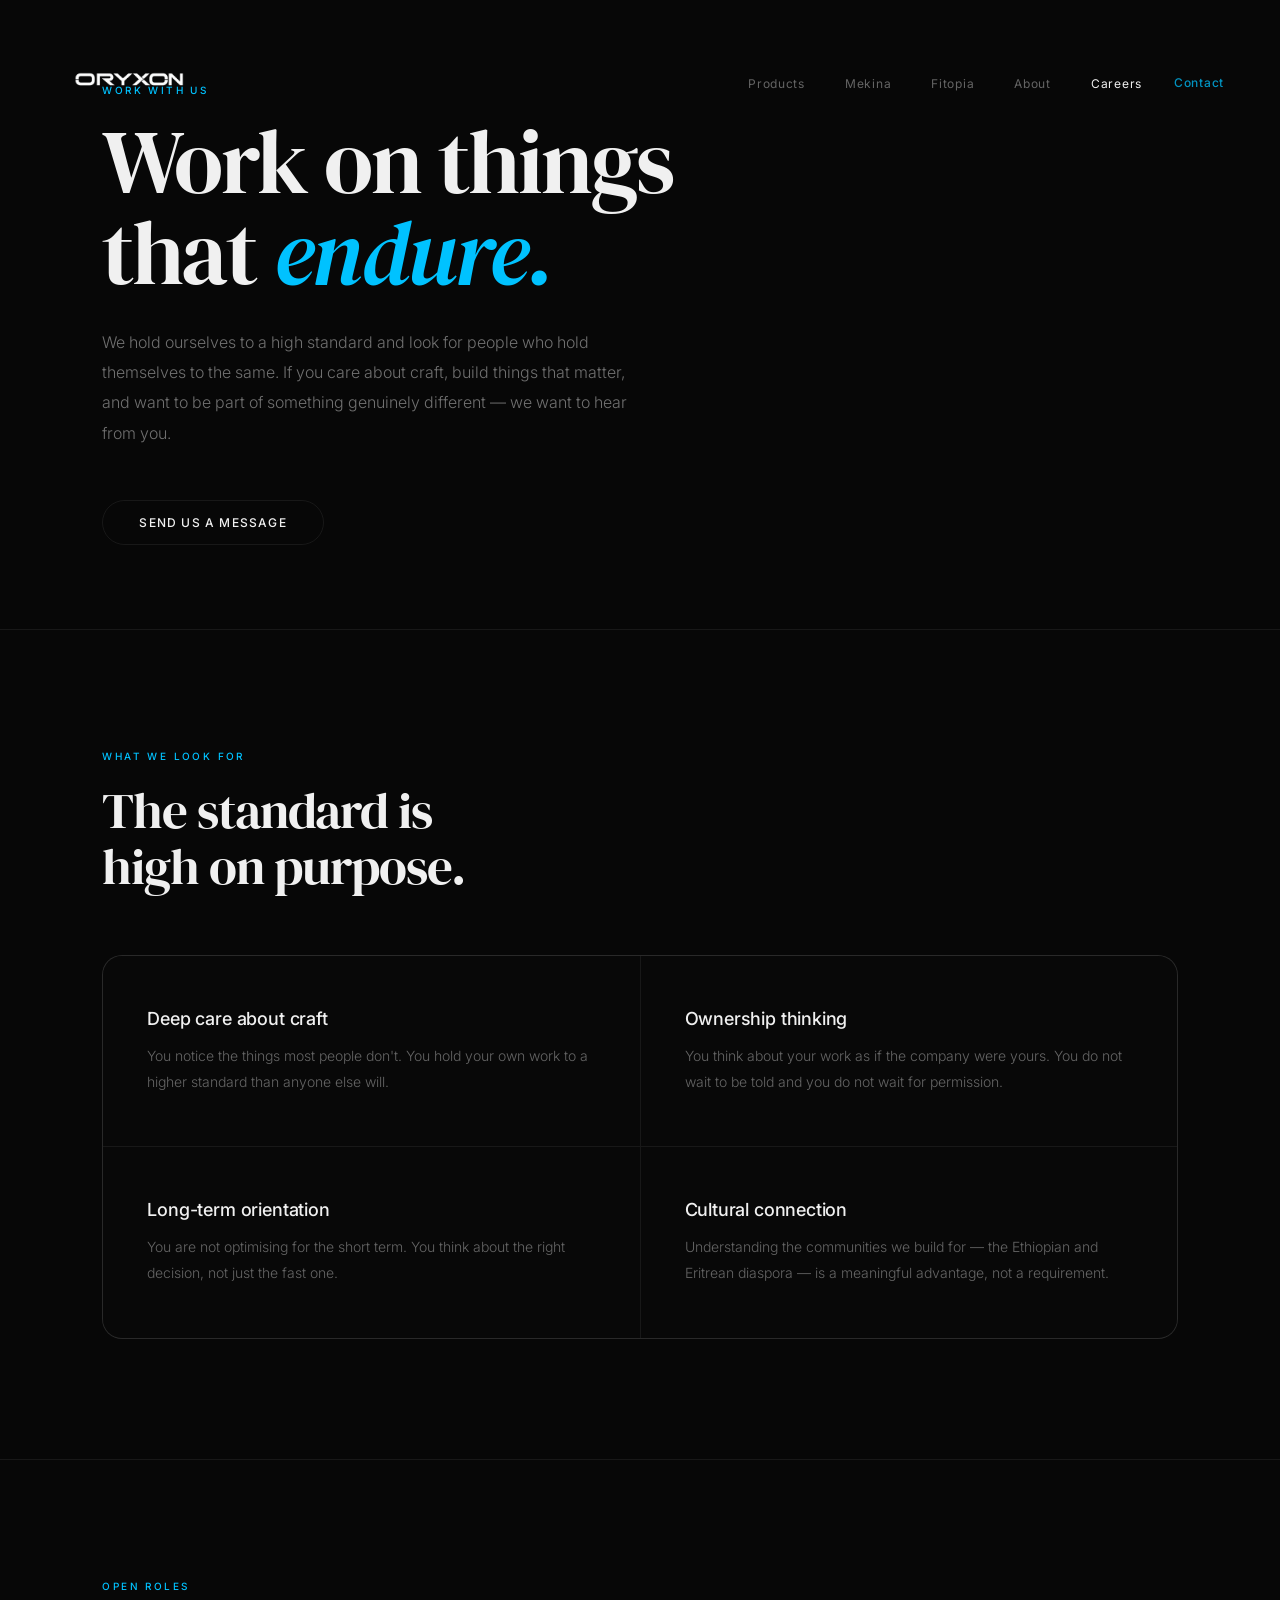
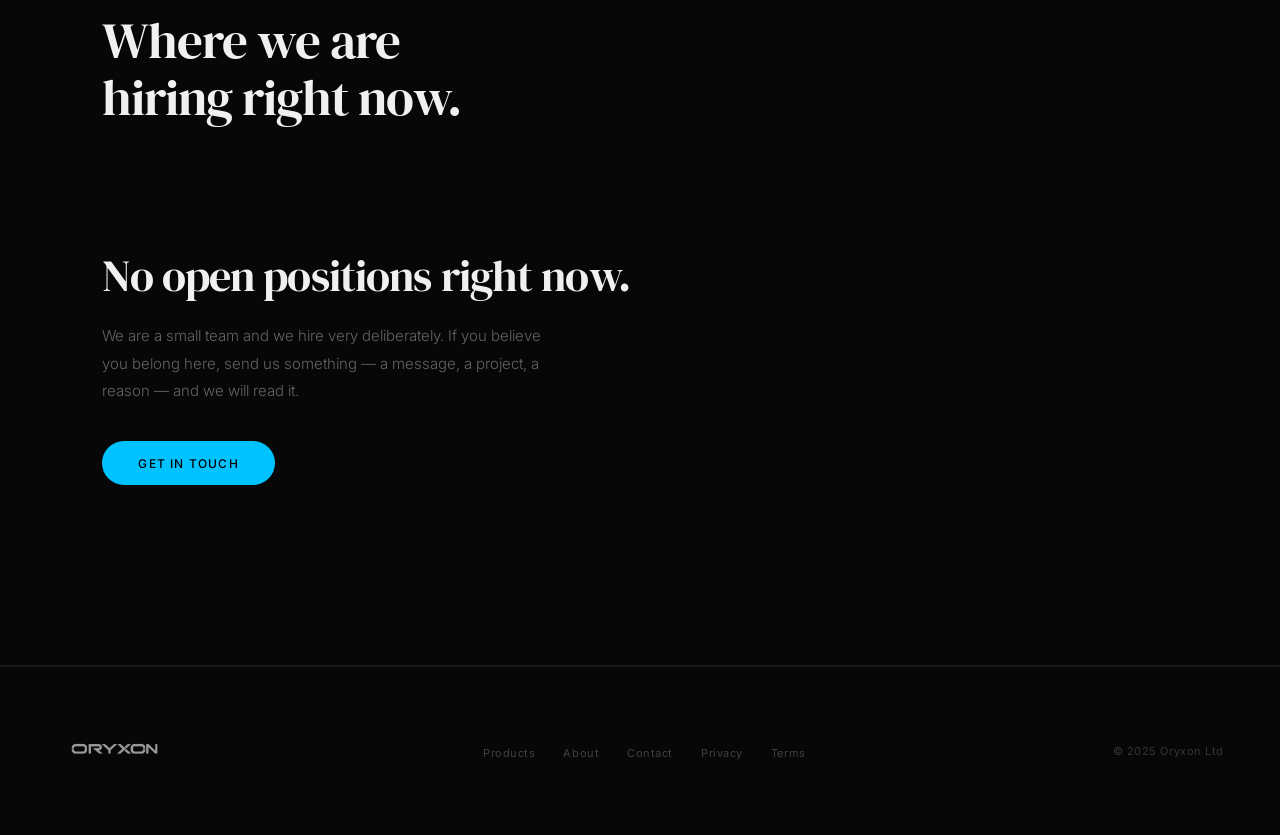
<file: careers/index.html>
<!DOCTYPE html>
<html lang="en">
<head>
<meta charset="UTF-8"><meta name="viewport" content="width=device-width, initial-scale=1.0">
<title>Careers — Oryxon</title>
<meta name="description" content="Work at Oryxon. We are building digital products that move people forward.">
<link rel="icon" type="image/png" href="/favicon.png">
<link rel="preconnect" href="https://fonts.googleapis.com"><link rel="preconnect" href="https://fonts.gstatic.com" crossorigin>
<link href="https://fonts.googleapis.com/css2?family=DM+Serif+Display:ital@0;1&family=Inter:wght@200;300;400;500;600&display=swap" rel="stylesheet">
<style>
*, *::before, *::after { box-sizing: border-box; margin: 0; padding: 0; }

:root {
  --void: #070707;
  --blue: #00C2FF;
  --green: #00E87A;
  --purple: #8B5CF6;
  --text: #f0f0f0;
  --muted: rgba(240,240,240,0.35);
  --glass: rgba(255,255,255,0.04);
  --border: rgba(255,255,255,0.07);
  --serif: 'DM Serif Display', Georgia, serif;
  --sans: 'Inter', system-ui, sans-serif;
}

html { scroll-behavior: smooth; }

body {
  background: var(--void);
  color: var(--text);
  font-family: var(--sans);
  overflow-x: hidden;
  -webkit-font-smoothing: antialiased;
  cursor: none;
}

/* CURSOR — particle trail (canvas) */
#cursor, #cursor-ring { display: none; }

/* NAV */
nav {
  position: fixed; top: 0; left: 0; right: 0; z-index: 100;
  display: flex; align-items: center; justify-content: space-between;
  padding: 32px 56px;
  transition: padding 0.4s, background 0.4s;
}
nav.scrolled {
  padding: 18px 56px;
  background: rgba(7,7,7,0.8);
  backdrop-filter: blur(24px);
  border-bottom: 1px solid var(--border);
}
.nav-logo {
  font-family: var(--sans); font-size: 14px; font-weight: 600;
  letter-spacing: 0.14em; text-transform: uppercase;
  color: var(--text); text-decoration: none;
}
.nav-logo em { color: var(--blue); font-style: normal; }
.nav-logo img { height: 100px; display: block; }
.nav-links { display: flex; gap: 40px; list-style: none; margin-left: auto; margin-right: 32px; }
.nav-links a {
  font-size: 12px; font-weight: 400; letter-spacing: 0.06em;
  color: rgba(240,240,240,0.4); text-decoration: none; transition: color 0.2s;
}
.nav-links a:hover, .nav-links a.active { color: var(--text); }
.nav-contact {
  font-size: 12px; font-weight: 500; letter-spacing: 0.06em;
  color: var(--blue); text-decoration: none; opacity: 0.75; transition: opacity 0.2s;
}
.nav-contact:hover { opacity: 1; }

/* PAGE TRANSITIONS */
.page-wrap {
  opacity: 0;
  animation: pageIn 0.7s ease forwards;
}
@keyframes pageIn {
  from { opacity: 0; transform: translateY(16px); }
  to { opacity: 1; transform: translateY(0); }
}

/* SECTION UTILS */
.section-label {
  display: block; font-size: 10px; font-weight: 500;
  letter-spacing: 0.24em; text-transform: uppercase; color: var(--blue); margin-bottom: 20px;
}
.reveal {
  opacity: 0; transform: translateY(24px);
  transition: opacity 0.9s ease, transform 0.9s ease;
}
.reveal.visible { opacity: 1; transform: translateY(0); }

/* BUTTONS */
.btn-primary {
  display: inline-flex; align-items: center; gap: 10px;
  font-size: 12px; font-weight: 500; letter-spacing: 0.1em; text-transform: uppercase;
  color: #000; background: var(--blue); text-decoration: none;
  padding: 14px 36px; border-radius: 100px; transition: all 0.25s;
  border: none; 
}
.btn-primary:hover { transform: translateY(-2px); box-shadow: 0 0 40px rgba(0,194,255,0.35); }

.btn-ghost {
  display: inline-flex; align-items: center; gap: 10px;
  font-size: 12px; font-weight: 500; letter-spacing: 0.1em; text-transform: uppercase;
  color: var(--text); text-decoration: none;
  padding: 14px 36px; border-radius: 100px;
  border: 1px solid var(--border); transition: all 0.25s; 
}
.btn-ghost:hover { border-color: rgba(0,194,255,0.4); color: var(--blue); background: rgba(0,194,255,0.05); }

/* FOOTER */
footer {
  border-top: 1px solid var(--border);
  padding: 44px 56px;
  display: flex; align-items: center; justify-content: space-between;
}
.footer-logo { font-size: 12px; font-weight: 600; letter-spacing: 0.14em; text-transform: uppercase; }
.footer-logo em { color: var(--blue); font-style: normal; }
.footer-logo img { height: 80px; display: block; }
.footer-links { display: flex; gap: 28px; list-style: none; }
.footer-links a { font-size: 11px; color: rgba(240,240,240,0.25); text-decoration: none; letter-spacing: 0.05em; transition: color 0.2s; }
.footer-links a:hover { color: rgba(240,240,240,0.5); }
.footer-copy { font-size: 11px; color: rgba(240,240,240,0.2); letter-spacing: 0.05em; }

/* GLASS CARD */
.glass-card {
  background: rgba(255,255,255,0.03);
  border: 1px solid var(--border);
  border-radius: 20px;
  backdrop-filter: blur(12px);
}

/* APP STORE BTN */
.appstore-btn {
  display: inline-flex; align-items: center; gap: 12px;
  background: rgba(255,255,255,0.04); border: 1px solid rgba(255,255,255,0.12);
  border-radius: 12px; padding: 12px 22px;
  text-decoration: none; color: var(--text); opacity: 0.4;
  pointer-events: none; cursor: default;
  transition: none;
}
.appstore-btn svg { flex-shrink: 0; }
.appstore-btn-text { display: flex; flex-direction: column; gap: 1px; }
.appstore-btn-sub { font-size: 9px; font-weight: 400; letter-spacing: 0.06em; opacity: 0.7; }
.appstore-btn-label { font-size: 15px; font-weight: 600; letter-spacing: -0.01em; }

@media (max-width: 900px) {
  nav { padding: 20px 24px; }
  nav.scrolled { padding: 14px 24px; }
  .nav-links { display: none; }
  footer { flex-direction: column; gap: 20px; text-align: center; padding: 32px 24px; }
  .footer-links { flex-wrap: wrap; justify-content: center; }
}
</style>
<style>
#hero{min-height:70vh;display:flex;align-items:center;padding:0 8vw;border-bottom:1px solid var(--border);}
.hero-inner{max-width:760px;}
.hero-title{font-family:var(--serif);font-size:clamp(52px,7vw,100px);font-weight:400;letter-spacing:-0.025em;line-height:1.02;margin-bottom:28px;}
.hero-title em{font-style:italic;color:var(--blue);}
.hero-sub{font-size:16px;font-weight:300;line-height:1.9;color:rgba(240,240,240,0.45);margin-bottom:52px;max-width:540px;}
#what-we-value{padding:120px 8vw;border-bottom:1px solid var(--border);}
.values-grid{display:grid;grid-template-columns:repeat(2,1fr);gap:1px;background:var(--border);border:1px solid var(--border);border-radius:20px;overflow:hidden;margin-top:60px;}
.value-item{background:rgba(7,7,7,0.9);padding:52px 44px;transition:background 0.3s;}
.value-item:hover{background:#0d0d0d;}
.vi-title{font-size:18px;font-weight:500;letter-spacing:-0.01em;margin-bottom:14px;}
.vi-desc{font-size:14px;font-weight:300;line-height:1.85;color:rgba(240,240,240,0.4);}
#open-roles{padding:120px 8vw;border-bottom:1px solid var(--border);}
.roles-intro{max-width:560px;margin-bottom:60px;}
.role-item{display:flex;align-items:center;justify-content:space-between;padding:32px 0;border-bottom:1px solid var(--border);transition:padding 0.2s;}
.role-item:first-of-type{border-top:1px solid var(--border);}
.role-item:hover{padding-left:8px;}
.role-left{}
.role-title{font-size:18px;font-weight:500;letter-spacing:-0.01em;margin-bottom:6px;}
.role-meta{font-size:12px;font-weight:300;color:rgba(240,240,240,0.35);letter-spacing:0.06em;}
.role-type{display:inline-block;font-size:9px;font-weight:600;letter-spacing:0.18em;text-transform:uppercase;padding:5px 12px;border-radius:100px;border:1px solid var(--border);color:rgba(240,240,240,0.4);}
.role-link{font-size:12px;font-weight:500;color:var(--blue);text-decoration:none;letter-spacing:0.06em;opacity:0.7;transition:opacity 0.2s;}
.role-link:hover{opacity:1;}
.no-roles{padding:60px 0;text-align:left;}
.no-roles-title{font-family:var(--serif);font-size:clamp(28px,3.5vw,44px);font-weight:400;letter-spacing:-0.02em;margin-bottom:16px;}
.no-roles-sub{font-size:15px;font-weight:300;color:rgba(240,240,240,0.4);line-height:1.85;margin-bottom:36px;max-width:440px;}
@media(max-width:900px){#hero,#what-we-value,#open-roles{padding:80px 24px;}.values-grid{grid-template-columns:1fr;}}

/* ── MOBILE NAV ── */
.hamburger {
  display: none;
  flex-direction: column;
  gap: 5px;
  cursor: pointer;
  padding: 4px;
  z-index: 200;
}
.hamburger span {
  display: block;
  width: 24px;
  height: 1.5px;
  background: var(--text, #f0f0f0);
  transition: all 0.3s ease;
}
.hamburger.open span:nth-child(1) { transform: translateY(6.5px) rotate(45deg); }
.hamburger.open span:nth-child(2) { opacity: 0; }
.hamburger.open span:nth-child(3) { transform: translateY(-6.5px) rotate(-45deg); }

.mobile-menu {
  display: none;
  position: fixed;
  inset: 0;
  background: rgba(4,4,7,0.97);
  backdrop-filter: blur(24px);
  z-index: 150;
  flex-direction: column;
  align-items: center;
  justify-content: center;
  gap: 36px;
}
.mobile-menu.open { display: flex; }
.mobile-menu a {
  font-size: 28px;
  font-weight: 300;
  color: rgba(240,240,240,0.85);
  text-decoration: none;
  letter-spacing: 0.08em;
  transition: color 0.2s;
}
.mobile-menu a:hover { color: var(--blue, #00C2FF); }
.mobile-menu-close {
  position: absolute;
  top: 28px;
  right: 28px;
  font-size: 28px;
  color: rgba(240,240,240,0.4);
  cursor: pointer;
  background: none;
  border: none;
  line-height: 1;
}

@media (max-width: 900px) {
  .hamburger { display: flex; }
  .nav-links { display: none !important; }
  .nav-contact { display: none; }
  nav img { height: 28px !important; }
  .nav-logo img { height: 100px !important; }
  .footer-logo img { height: 80px !important; }
}

</style>
<link rel="stylesheet" href="/mobile.css">
</head>
<body>

<div id="cursor"></div>
<div id="cursor-ring"></div>

<nav id="site-nav" class="scrolled">
  <a href="/" class="nav-logo"><img src="/logo.png" alt="Oryxon" ></a>
  <ul class="nav-links">
    <li><a href="/products/">Products</a></li><li><a href="/mekina/">Mekina</a></li>
    <li><a href="/fitopia/">Fitopia</a></li><li><a href="/about/">About</a></li>
    <li><a href="index.html" class="active">Careers</a></li>
  </ul>
  <a href="/contact/" class="nav-contact">Contact</a>
<!-- MOBILE HAMBURGER + FULLSCREEN MENU -->
<button class="hamburger" id="hamburger" aria-label="Open navigation" aria-expanded="false">
  <span></span><span></span><span></span>
</button>
</nav>
<div class="mobile-menu" id="mobile-menu" role="dialog" aria-modal="true" aria-label="Navigation">
  <button class="mobile-menu-close" id="mobile-menu-close" aria-label="Close navigation">&#x2715;</button>
  <a href="/">Home</a>
  <a href="/products/">Products</a>
  <a href="/mekina/">Mekina</a>
  <a href="/fitopia/">Fitopia</a>
  <a href="/about/">About</a>
  <a href="index.html">Careers</a>
  <a href="/contact/" class="mobile-menu-contact">Contact →</a>
</div>
<div class="page-wrap">
<section id="hero">
  <div class="hero-inner">
    <span class="section-label reveal">Work with us</span>
    <h1 class="hero-title reveal">Work on things<br>that <em>endure.</em></h1>
    <p class="hero-sub reveal">We hold ourselves to a high standard and look for people who hold themselves to the same. If you care about craft, build things that matter, and want to be part of something genuinely different — we want to hear from you.</p>
    <a href="/contact/" class="btn-ghost reveal">Send us a message</a>
  </div>
</section>

<section id="what-we-value">
  <span class="section-label reveal">What we look for</span>
  <h2 class="reveal" style="font-family:var(--serif);font-size:clamp(32px,4vw,52px);font-weight:400;line-height:1.1;letter-spacing:-0.02em;max-width:500px;">The standard is<br>high on purpose.</h2>
  <div class="values-grid">
    <div class="value-item reveal"><div class="vi-title">Deep care about craft</div><p class="vi-desc">You notice the things most people don't. You hold your own work to a higher standard than anyone else will.</p></div>
    <div class="value-item reveal"><div class="vi-title">Ownership thinking</div><p class="vi-desc">You think about your work as if the company were yours. You do not wait to be told and you do not wait for permission.</p></div>
    <div class="value-item reveal"><div class="vi-title">Long-term orientation</div><p class="vi-desc">You are not optimising for the short term. You think about the right decision, not just the fast one.</p></div>
    <div class="value-item reveal"><div class="vi-title">Cultural connection</div><p class="vi-desc">Understanding the communities we build for — the Ethiopian and Eritrean diaspora — is a meaningful advantage, not a requirement.</p></div>
  </div>
</section>

<section id="open-roles">
  <div class="roles-intro">
    <span class="section-label reveal">Open roles</span>
    <h2 class="reveal" style="font-family:var(--serif);font-size:clamp(32px,4vw,52px);font-weight:400;letter-spacing:-0.02em;line-height:1.1;">Where we are<br>hiring right now.</h2>
  </div>
  <!-- No roles currently — speculative applications welcome -->
  <div class="no-roles reveal">
    <h3 class="no-roles-title">No open positions right now.</h3>
    <p class="no-roles-sub">We are a small team and we hire very deliberately. If you believe you belong here, send us something — a message, a project, a reason — and we will read it.</p>
    <a href="/contact/" class="btn-primary">Get in touch</a>
  </div>
</section>

<footer>
  <div class="footer-logo"><img src="/logo.png" alt="Oryxon" ></div>
  <ul class="footer-links">
    <li><a href="/products/">Products</a></li><li><a href="/about/">About</a></li>
    <li><a href="/contact/">Contact</a></li>
    <li><a href="/privacy/">Privacy</a></li><li><a href="/terms/">Terms</a></li>
  </ul>
  <div class="footer-copy">© 2025 Oryxon Ltd</div>
</footer>
</div>
<script>

(function(){const nav=document.getElementById('site-nav');if(!nav)return;const s=document.createElement('div');s.style.cssText='position:absolute;top:80px;height:1px;width:1px;pointer-events:none;';document.body.prepend(s);new IntersectionObserver(([e])=>{nav.classList.toggle('scrolled',!e.isIntersecting);}).observe(s);nav.classList.add('scrolled');})();
const io=new IntersectionObserver(e=>e.forEach(en=>{if(en.isIntersecting)en.target.classList.add('visible');}),{threshold:.12});
document.querySelectorAll('.reveal').forEach(el=>io.observe(el));
setTimeout(()=>document.querySelectorAll('#hero .reveal').forEach(el=>el.classList.add('visible')),100);
</script>


<script>
/* ── MOBILE REVEAL FALLBACK ── */
(function(){
  if(window.innerWidth > 900) return;
  setTimeout(function(){
    document.querySelectorAll('.reveal').forEach(function(el){
      el.classList.add('visible');
    });
  }, 200);
})();
</script>
<script>
(function(){
  var btn=document.getElementById('hamburger');
  var menu=document.getElementById('mobile-menu');
  var closeBtn=document.getElementById('mobile-menu-close');
  if(!btn||!menu||!closeBtn)return;
  function openMenu(){btn.classList.add('open');menu.classList.add('open');btn.setAttribute('aria-expanded','true');document.body.style.overflow='hidden';}
  function closeMenu(){btn.classList.remove('open');menu.classList.remove('open');btn.setAttribute('aria-expanded','false');document.body.style.overflow='';}
  btn.addEventListener('click',function(){menu.classList.contains('open')?closeMenu():openMenu();});
  closeBtn.addEventListener('click',closeMenu);
  menu.querySelectorAll('a').forEach(function(a){a.addEventListener('click',closeMenu);});
  document.addEventListener('keydown',function(e){if(e.key==='Escape'&&menu.classList.contains('open'))closeMenu();});
})();
</script>
<script>
(function(){document.querySelectorAll('a[href]').forEach(link=>{const href=link.getAttribute('href');if(!href||href.startsWith('#')||href.startsWith('mailto:')||href.startsWith('http')||link.target==='_blank')return;link.addEventListener('click',e=>{e.preventDefault();const w=document.querySelector('.page-wrap');if(w){w.style.transition='opacity 0.28s ease,transform 0.28s ease';w.style.opacity='0';w.style.transform='translateY(-6px)';}setTimeout(()=>window.location.href=href,280);});});})();
(function(){const cv=document.createElement('canvas');cv.style.cssText='position:fixed;inset:0;pointer-events:none;z-index:9999;';document.body.appendChild(cv);const ctx=cv.getContext('2d');let W,H;function r(){W=cv.width=innerWidth;H=cv.height=innerHeight;}r();window.addEventListener('resize',r);let mx=-999,my=-999,ls=0;const pts=[];document.addEventListener('mousemove',e=>{mx=e.clientX;my=e.clientY;const n=performance.now();if(n-ls>18){pts.push({x:mx,y:my,t:n});ls=n;}});document.addEventListener('mouseleave',()=>{mx=-999;});(function d(){requestAnimationFrame(d);ctx.clearRect(0,0,W,H);const n=performance.now(),L=420;for(let i=pts.length-1;i>=0;i--){const p=pts[i],age=n-p.t;if(age>L){pts.splice(i,1);continue;}const t=age/L,a=(1-t)*0.75,s=3.5*(1-t*0.85);ctx.beginPath();ctx.arc(p.x,p.y,s,0,Math.PI*2);ctx.fillStyle=`rgba(0,194,255,${a})`;ctx.fill();}if(mx>0){ctx.beginPath();ctx.arc(mx,my,3,0,Math.PI*2);ctx.fillStyle='rgba(0,194,255,0.95)';ctx.fill();}})();})();
</script>
</body>
</html>
</file>
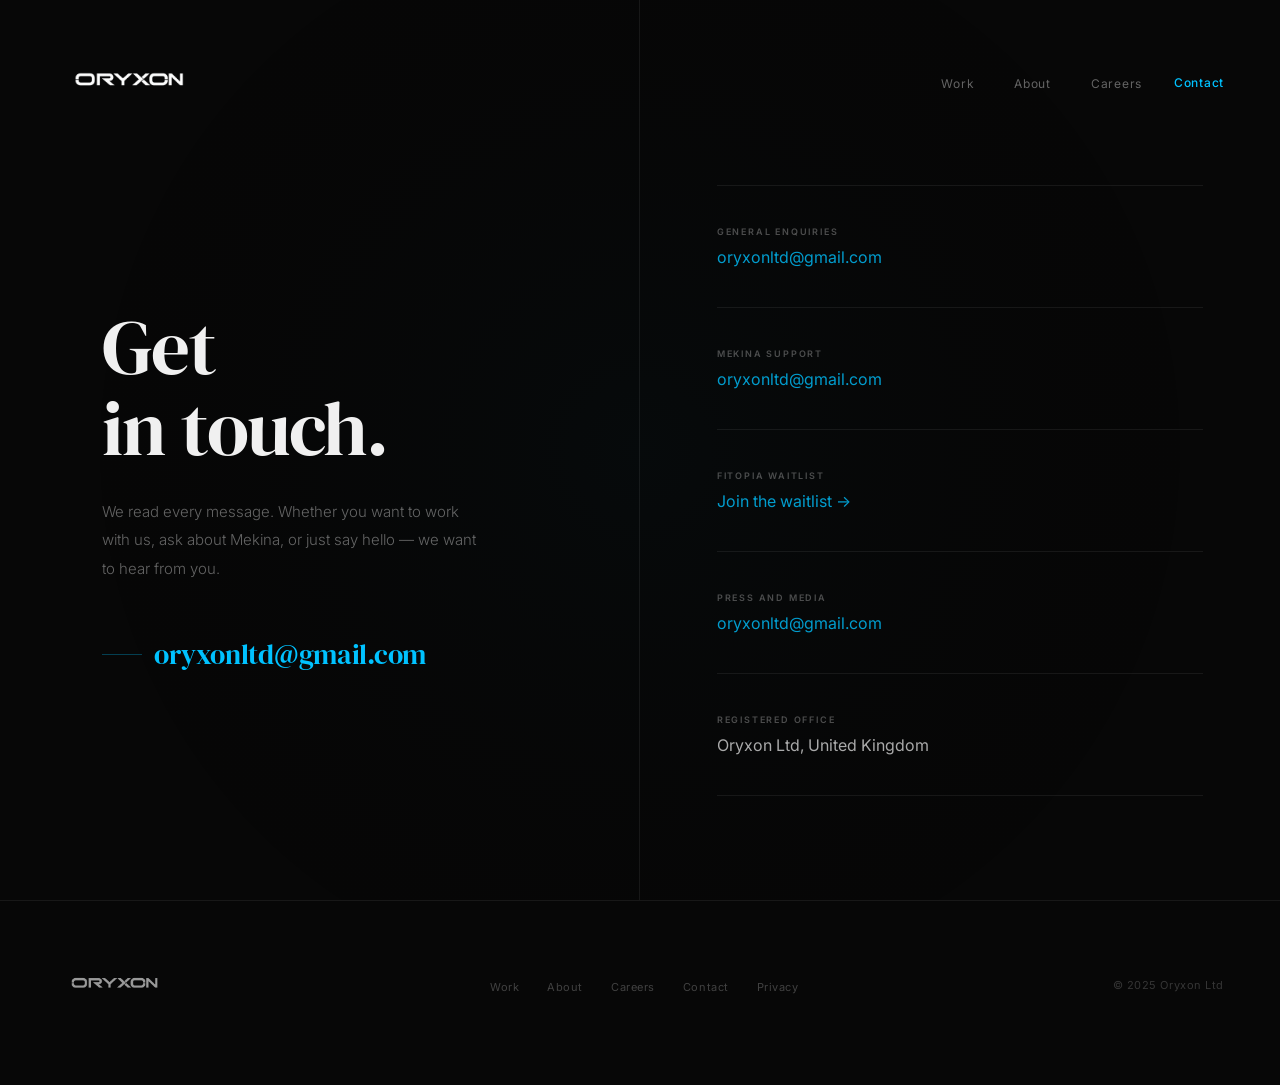
<file: contact/index.html>
<!DOCTYPE html>
<html lang="en">
<head>
<meta charset="UTF-8"><meta name="viewport" content="width=device-width, initial-scale=1.0">
<title>Contact — Oryxon</title>
<meta name="description" content="Get in touch with Oryxon. oryxonltd@gmail.com">
<link rel="icon" type="image/png" href="/favicon.png">
<link rel="preconnect" href="https://fonts.googleapis.com"><link rel="preconnect" href="https://fonts.gstatic.com" crossorigin>
<link href="https://fonts.googleapis.com/css2?family=DM+Serif+Display:ital@0;1&family=Inter:wght@200;300;400;500;600&display=swap" rel="stylesheet">
<style>
*, *::before, *::after { box-sizing: border-box; margin: 0; padding: 0; }

:root {
  --void: #070707;
  --blue: #00C2FF;
  --green: #00E87A;
  --purple: #8B5CF6;
  --text: #f0f0f0;
  --muted: rgba(240,240,240,0.35);
  --glass: rgba(255,255,255,0.04);
  --border: rgba(255,255,255,0.07);
  --serif: 'DM Serif Display', Georgia, serif;
  --sans: 'Inter', system-ui, sans-serif;
}

html { scroll-behavior: smooth; }

body {
  background: var(--void);
  color: var(--text);
  font-family: var(--sans);
  overflow-x: hidden;
  -webkit-font-smoothing: antialiased;
  cursor: none;
}

/* CURSOR — particle trail (canvas) */
#cursor, #cursor-ring { display: none; }

/* NAV */
nav {
  position: fixed; top: 0; left: 0; right: 0; z-index: 100;
  display: flex; align-items: center; justify-content: space-between;
  padding: 32px 56px;
  transition: padding 0.4s, background 0.4s;
}
nav.scrolled {
  padding: 18px 56px;
  background: rgba(7,7,7,0.8);
  backdrop-filter: blur(24px);
  border-bottom: 1px solid var(--border);
}
.nav-logo {
  font-family: var(--sans); font-size: 14px; font-weight: 600;
  letter-spacing: 0.14em; text-transform: uppercase;
  color: var(--text); text-decoration: none;
}
.nav-logo em { color: var(--blue); font-style: normal; }
.nav-logo img { height: 100px; display: block; }
.nav-links { display: flex; gap: 40px; list-style: none; margin-left: auto; margin-right: 32px; }
.nav-links a {
  font-size: 12px; font-weight: 400; letter-spacing: 0.06em;
  color: rgba(240,240,240,0.4); text-decoration: none; transition: color 0.2s;
}
.nav-links a:hover, .nav-links a.active { color: var(--text); }
.nav-contact {
  font-size: 12px; font-weight: 500; letter-spacing: 0.06em;
  color: var(--blue); text-decoration: none; opacity: 0.75; transition: opacity 0.2s;
}
.nav-contact:hover { opacity: 1; }

/* PAGE TRANSITIONS */
.page-wrap {
  opacity: 0;
  animation: pageIn 0.7s ease forwards;
}
@keyframes pageIn {
  from { opacity: 0; transform: translateY(16px); }
  to { opacity: 1; transform: translateY(0); }
}

/* SECTION UTILS */
.section-label {
  display: block; font-size: 10px; font-weight: 500;
  letter-spacing: 0.24em; text-transform: uppercase; color: var(--blue); margin-bottom: 20px;
}
.reveal {
  opacity: 0; transform: translateY(24px);
  transition: opacity 0.9s ease, transform 0.9s ease;
}
.reveal.visible { opacity: 1; transform: translateY(0); }

/* BUTTONS */
.btn-primary {
  display: inline-flex; align-items: center; gap: 10px;
  font-size: 12px; font-weight: 500; letter-spacing: 0.1em; text-transform: uppercase;
  color: #000; background: var(--blue); text-decoration: none;
  padding: 14px 36px; border-radius: 100px; transition: all 0.25s;
  border: none; 
}
.btn-primary:hover { transform: translateY(-2px); box-shadow: 0 0 40px rgba(0,194,255,0.35); }

.btn-ghost {
  display: inline-flex; align-items: center; gap: 10px;
  font-size: 12px; font-weight: 500; letter-spacing: 0.1em; text-transform: uppercase;
  color: var(--text); text-decoration: none;
  padding: 14px 36px; border-radius: 100px;
  border: 1px solid var(--border); transition: all 0.25s; 
}
.btn-ghost:hover { border-color: rgba(0,194,255,0.4); color: var(--blue); background: rgba(0,194,255,0.05); }

/* FOOTER */
footer {
  border-top: 1px solid var(--border);
  padding: 44px 56px;
  display: flex; align-items: center; justify-content: space-between;
}
.footer-logo { font-size: 12px; font-weight: 600; letter-spacing: 0.14em; text-transform: uppercase; }
.footer-logo em { color: var(--blue); font-style: normal; }
.footer-logo img { height: 80px; display: block; }
.footer-links { display: flex; gap: 28px; list-style: none; }
.footer-links a { font-size: 11px; color: rgba(240,240,240,0.25); text-decoration: none; letter-spacing: 0.05em; transition: color 0.2s; }
.footer-links a:hover { color: rgba(240,240,240,0.5); }
.footer-copy { font-size: 11px; color: rgba(240,240,240,0.2); letter-spacing: 0.05em; }

/* GLASS CARD */
.glass-card {
  background: rgba(255,255,255,0.03);
  border: 1px solid var(--border);
  border-radius: 20px;
  backdrop-filter: blur(12px);
}

/* APP STORE BTN */
.appstore-btn {
  display: inline-flex; align-items: center; gap: 12px;
  background: rgba(255,255,255,0.04); border: 1px solid rgba(255,255,255,0.12);
  border-radius: 12px; padding: 12px 22px;
  text-decoration: none; color: var(--text); opacity: 0.4;
  pointer-events: none; cursor: default;
  transition: none;
}
.appstore-btn svg { flex-shrink: 0; }
.appstore-btn-text { display: flex; flex-direction: column; gap: 1px; }
.appstore-btn-sub { font-size: 9px; font-weight: 400; letter-spacing: 0.06em; opacity: 0.7; }
.appstore-btn-label { font-size: 15px; font-weight: 600; letter-spacing: -0.01em; }

@media (max-width: 900px) {
  nav { padding: 20px 24px; }
  nav.scrolled { padding: 14px 24px; }
  .nav-links { display: none; }
  footer { flex-direction: column; gap: 20px; text-align: center; padding: 32px 24px; }
  .footer-links { flex-wrap: wrap; justify-content: center; }
}
</style>
<style>
#contact-wrap{min-height:100vh;display:grid;grid-template-columns:1fr 1fr;position:relative;}
.contact-left{padding:160px 8vw 80px;border-right:1px solid var(--border);display:flex;flex-direction:column;justify-content:center;}
.contact-right{padding:160px 6vw 80px;display:flex;flex-direction:column;justify-content:center;}
.contact-title{font-family:var(--serif);font-size:clamp(44px,6vw,80px);font-weight:400;letter-spacing:-0.025em;line-height:1.06;margin-bottom:28px;}
.contact-title em{font-style:italic;color:var(--blue);}
.contact-sub{font-size:15px;font-weight:300;line-height:1.9;color:rgba(240,240,240,0.4);margin-bottom:52px;max-width:380px;}
.contact-email{font-family:var(--serif);font-size:clamp(20px,2.5vw,28px);font-weight:400;color:var(--blue);text-decoration:none;letter-spacing:-0.01em;display:flex;align-items:center;gap:12px;transition:gap 0.2s;}
.contact-email:hover{gap:18px;}
.contact-divider{width:40px;height:1px;background:rgba(0,194,255,0.3);flex-shrink:0;}
.contact-items{display:flex;flex-direction:column;gap:0;}
.contact-item{padding:40px 0;border-bottom:1px solid var(--border);}
.contact-item:first-child{border-top:1px solid var(--border);}
.ci-label{font-size:9px;font-weight:600;letter-spacing:0.2em;text-transform:uppercase;color:rgba(240,240,240,0.3);margin-bottom:10px;}
.ci-val{font-size:16px;font-weight:400;color:rgba(240,240,240,0.7);}
.ci-val a{color:var(--blue);text-decoration:none;opacity:0.8;transition:opacity 0.2s;}
.ci-val a:hover{opacity:1;}
#canvas-bg{position:fixed;inset:0;z-index:0;pointer-events:none;}
#contact-wrap{position:relative;z-index:1;}
@media(max-width:900px){
  #contact-wrap{grid-template-columns:1fr;}
  .contact-left,.contact-right{padding:120px 24px 80px;}
  .contact-left{border-right:none;border-bottom:1px solid var(--border);}
}

/* ── MOBILE NAV ── */
.hamburger {
  display: none;
  flex-direction: column;
  gap: 5px;
  cursor: pointer;
  padding: 4px;
  z-index: 200;
}
.hamburger span {
  display: block;
  width: 24px;
  height: 1.5px;
  background: var(--text, #f0f0f0);
  transition: all 0.3s ease;
}
.hamburger.open span:nth-child(1) { transform: translateY(6.5px) rotate(45deg); }
.hamburger.open span:nth-child(2) { opacity: 0; }
.hamburger.open span:nth-child(3) { transform: translateY(-6.5px) rotate(-45deg); }

.mobile-menu {
  display: none;
  position: fixed;
  inset: 0;
  background: rgba(4,4,7,0.97);
  backdrop-filter: blur(24px);
  z-index: 150;
  flex-direction: column;
  align-items: center;
  justify-content: center;
  gap: 36px;
}
.mobile-menu.open { display: flex; }
.mobile-menu a {
  font-size: 28px;
  font-weight: 300;
  color: rgba(240,240,240,0.85);
  text-decoration: none;
  letter-spacing: 0.08em;
  transition: color 0.2s;
}
.mobile-menu a:hover { color: var(--blue, #00C2FF); }
.mobile-menu-close {
  position: absolute;
  top: 28px;
  right: 28px;
  font-size: 28px;
  color: rgba(240,240,240,0.4);
  cursor: pointer;
  background: none;
  border: none;
  line-height: 1;
}

@media (max-width: 900px) {
  .hamburger { display: flex; }
  .nav-links { display: none !important; }
  .nav-contact { display: none; }
  nav img { height: 28px !important; }
  .nav-logo img { height: 100px !important; }
  .footer-logo img { height: 80px !important; }
}

</style>
<link rel="stylesheet" href="/mobile.css">
</head>
<body>
<canvas id="canvas-bg"></canvas>

<div id="cursor"></div>
<div id="cursor-ring"></div>

<nav id="site-nav" class="scrolled">
  <a href="/" class="nav-logo"><img src="/logo.png" alt="Oryxon"></a>
  <ul class="nav-links">
    <li><a href="/products/">Work</a></li>
    <li><a href="/about/">About</a></li>
    <li><a href="/careers/">Careers</a></li>
  </ul>
  <a href="/contact/" class="nav-contact" style="opacity:1;">Contact</a>
  <button class="hamburger" id="hamburger" aria-label="Open navigation" aria-expanded="false">
    <span></span><span></span><span></span>
  </button>
</nav>
<div class="mobile-menu" id="mobile-menu" role="dialog" aria-modal="true" aria-label="Navigation">
  <button class="mobile-menu-close" id="mobile-menu-close" aria-label="Close navigation">&#x2715;</button>
  <a href="/">Home</a>
  <a href="/products/">Work</a>
  <a href="/about/">About</a>
  <a href="/careers/">Careers</a>
  <a href="/contact/" class="mobile-menu-contact">Contact</a>
</div>
<div class="page-wrap">
<div id="contact-wrap">
  <div class="contact-left">
    <h1 class="contact-title reveal">Get<br>in touch.</h1>
    <p class="contact-sub reveal">We read every message. Whether you want to work with us, ask about Mekina, or just say hello — we want to hear from you.</p>
    <a href="mailto:oryxonltd@gmail.com" class="contact-email reveal">
      <span class="contact-divider"></span>
      oryxonltd@gmail.com
    </a>
  </div>
  <div class="contact-right">
    <div class="contact-items">
      <div class="contact-item reveal">
        <div class="ci-label">General enquiries</div>
        <div class="ci-val"><a href="mailto:oryxonltd@gmail.com">oryxonltd@gmail.com</a></div>
      </div>
      <div class="contact-item reveal">
        <div class="ci-label">Mekina support</div>
        <div class="ci-val"><a href="mailto:oryxonltd@gmail.com?subject=Mekina%20Support">oryxonltd@gmail.com</a></div>
      </div>
      <div class="contact-item reveal">
        <div class="ci-label">Fitopia waitlist</div>
        <div class="ci-val"><a href="https://fitopiaa.netlify.app/" target="_blank" rel="noopener">Join the waitlist →</a></div>
      </div>
      <div class="contact-item reveal">
        <div class="ci-label">Press and media</div>
        <div class="ci-val"><a href="mailto:oryxonltd@gmail.com?subject=Press%20Enquiry">oryxonltd@gmail.com</a></div>
      </div>
      <div class="contact-item reveal">
        <div class="ci-label">Registered office</div>
        <div class="ci-val">Oryxon Ltd, United Kingdom</div>
      </div>
    </div>
  </div>
</div>
<footer>
  <div class="footer-logo"><img src="/logo.png" alt="Oryxon" ></div>
  <ul class="footer-links">
    <li><a href="/products/">Work</a></li>
    <li><a href="/about/">About</a></li>
    <li><a href="/careers/">Careers</a></li>
    <li><a href="/contact/">Contact</a></li>
    <li><a href="/privacy/">Privacy</a></li>
  </ul>
  <div class="footer-copy">© 2025 Oryxon Ltd</div>
</footer>
</div>
<script>

(function(){const nav=document.getElementById('site-nav');if(!nav)return;const s=document.createElement('div');s.style.cssText='position:absolute;top:80px;height:1px;width:1px;pointer-events:none;';document.body.prepend(s);new IntersectionObserver(([e])=>{nav.classList.toggle('scrolled',!e.isIntersecting);}).observe(s);nav.classList.add('scrolled');})();
const bg=document.getElementById('canvas-bg'),bCtx=bg.getContext('2d');
let BW,BH;function rB(){BW=bg.width=innerWidth;BH=bg.height=innerHeight;}rB();window.addEventListener('resize',rB);
let bT=0;(function dB(){bCtx.clearRect(0,0,BW,BH);bT+=.006;
const g=bCtx.createRadialGradient(BW*.5,BH*.5,0,BW*.5,BH*.5,600);
g.addColorStop(0,'rgba(0,194,255,0.02)');g.addColorStop(1,'transparent');
bCtx.fillStyle=g;bCtx.fillRect(0,0,BW,BH);requestAnimationFrame(dB);})();
const io=new IntersectionObserver(e=>e.forEach(en=>{if(en.isIntersecting)en.target.classList.add('visible');}),{threshold:.12});
document.querySelectorAll('.reveal').forEach(el=>io.observe(el));
setTimeout(()=>document.querySelectorAll('.reveal').forEach(el=>el.classList.add('visible')),150);
</script>


<script>
/* ── MOBILE REVEAL FALLBACK ── */
(function(){
  if(window.innerWidth > 900) return;
  setTimeout(function(){
    document.querySelectorAll('.reveal').forEach(function(el){
      el.classList.add('visible');
    });
  }, 200);
})();
</script>
<script>
(function(){
  var btn=document.getElementById('hamburger');
  var menu=document.getElementById('mobile-menu');
  var closeBtn=document.getElementById('mobile-menu-close');
  if(!btn||!menu||!closeBtn)return;
  function openMenu(){btn.classList.add('open');menu.classList.add('open');btn.setAttribute('aria-expanded','true');document.body.style.overflow='hidden';}
  function closeMenu(){btn.classList.remove('open');menu.classList.remove('open');btn.setAttribute('aria-expanded','false');document.body.style.overflow='';}
  btn.addEventListener('click',function(){menu.classList.contains('open')?closeMenu():openMenu();});
  closeBtn.addEventListener('click',closeMenu);
  menu.querySelectorAll('a').forEach(function(a){a.addEventListener('click',closeMenu);});
  document.addEventListener('keydown',function(e){if(e.key==='Escape'&&menu.classList.contains('open'))closeMenu();});
})();
</script>
<script>
(function(){document.querySelectorAll('a[href]').forEach(link=>{const href=link.getAttribute('href');if(!href||href.startsWith('#')||href.startsWith('mailto:')||href.startsWith('http')||link.target==='_blank')return;link.addEventListener('click',e=>{e.preventDefault();const w=document.querySelector('.page-wrap');if(w){w.style.transition='opacity 0.28s ease,transform 0.28s ease';w.style.opacity='0';w.style.transform='translateY(-6px)';}setTimeout(()=>window.location.href=href,280);});});})();
(function(){const cv=document.createElement('canvas');cv.style.cssText='position:fixed;inset:0;pointer-events:none;z-index:9999;';document.body.appendChild(cv);const ctx=cv.getContext('2d');let W,H;function r(){W=cv.width=innerWidth;H=cv.height=innerHeight;}r();window.addEventListener('resize',r);let mx=-999,my=-999,ls=0;const pts=[];document.addEventListener('mousemove',e=>{mx=e.clientX;my=e.clientY;const n=performance.now();if(n-ls>18){pts.push({x:mx,y:my,t:n});ls=n;}});document.addEventListener('mouseleave',()=>{mx=-999;});(function d(){requestAnimationFrame(d);ctx.clearRect(0,0,W,H);const n=performance.now(),L=420;for(let i=pts.length-1;i>=0;i--){const p=pts[i],age=n-p.t;if(age>L){pts.splice(i,1);continue;}const t=age/L,a=(1-t)*0.75,s=3.5*(1-t*0.85);ctx.beginPath();ctx.arc(p.x,p.y,s,0,Math.PI*2);ctx.fillStyle=`rgba(0,194,255,${a})`;ctx.fill();}if(mx>0){ctx.beginPath();ctx.arc(mx,my,3,0,Math.PI*2);ctx.fillStyle='rgba(0,194,255,0.95)';ctx.fill();}})();})();
</script>

</body>
</html>
</file>
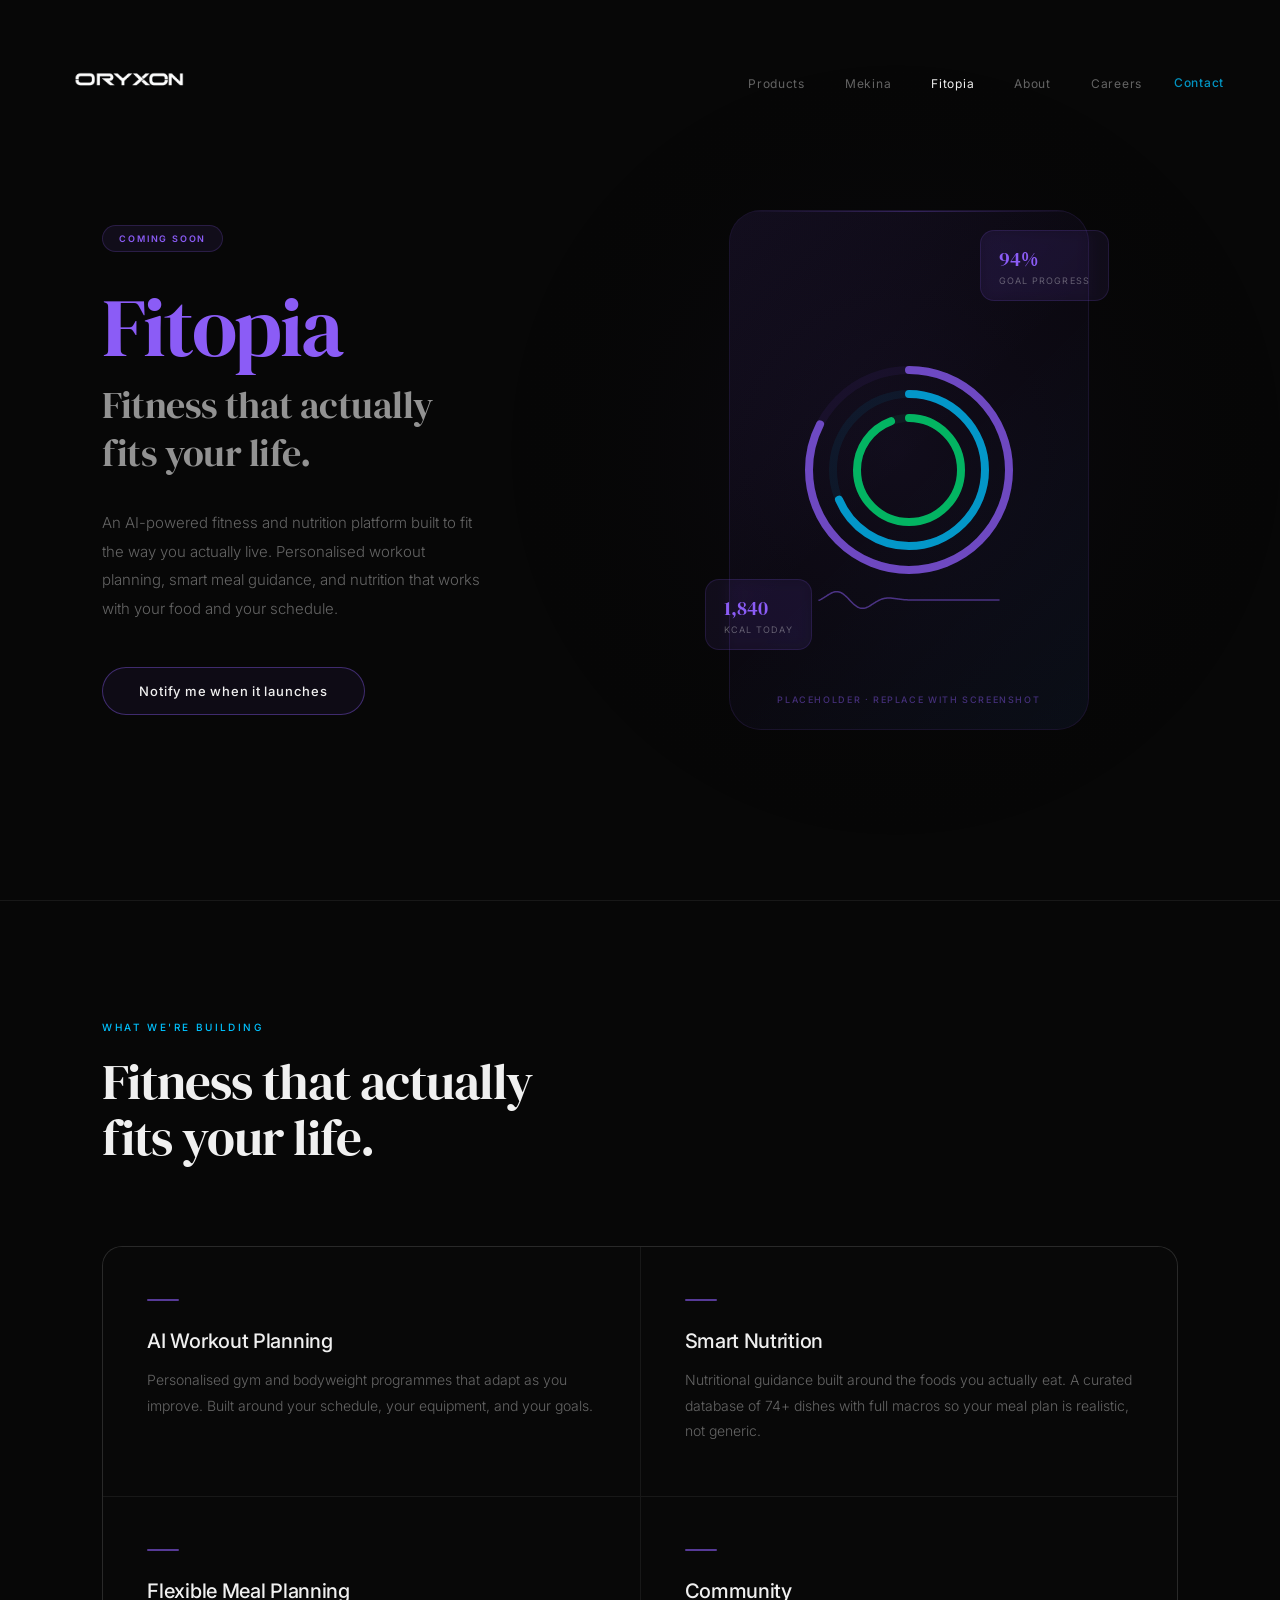
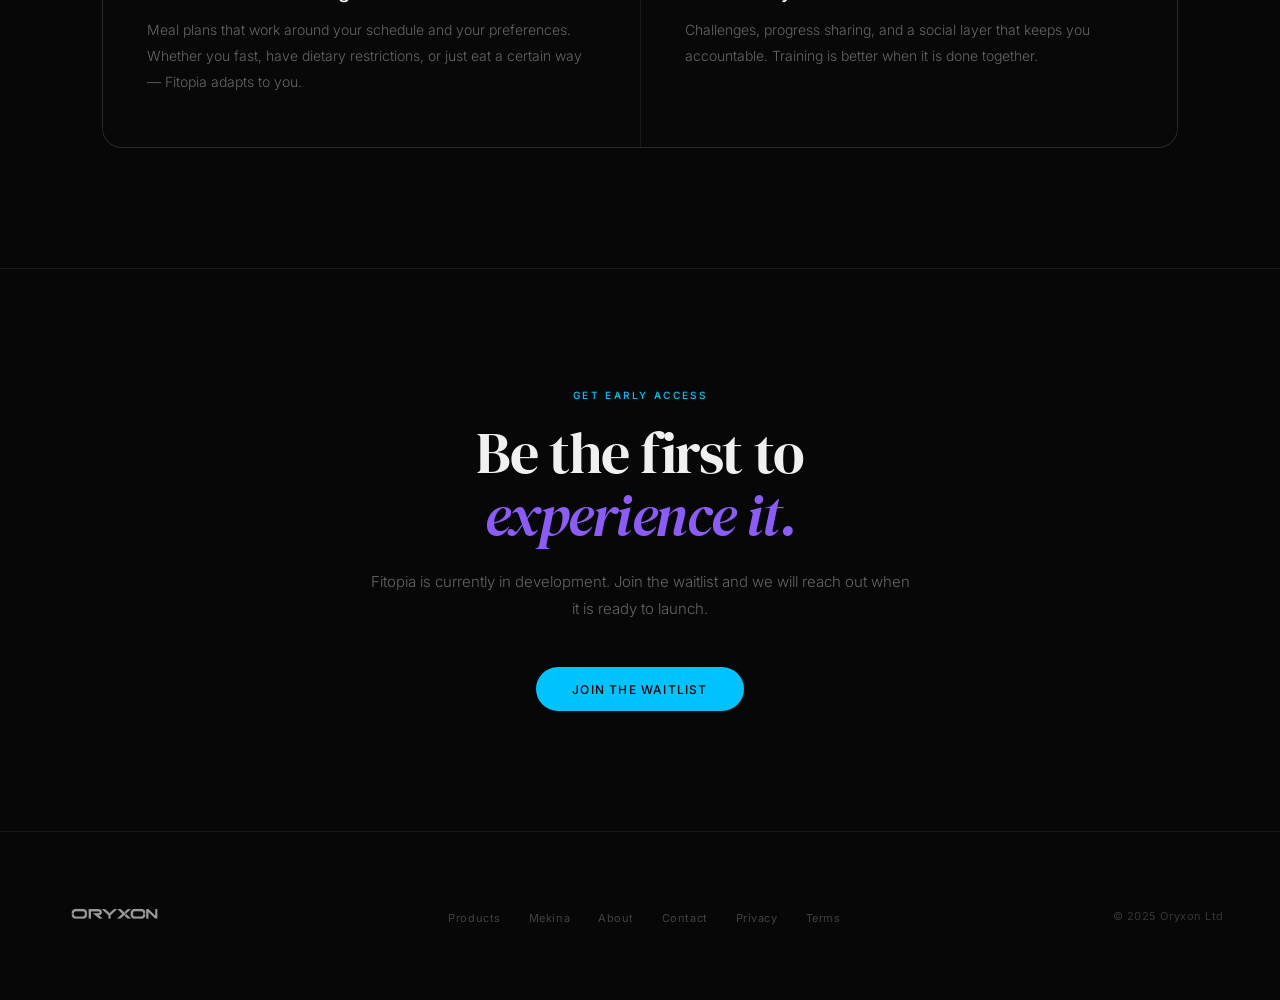
<file: fitopia/index.html>
<!DOCTYPE html>
<html lang="en">
<head>
<meta charset="UTF-8">
<meta name="viewport" content="width=device-width, initial-scale=1.0">
<title>Fitopia — AI Fitness for the Diaspora</title>
<meta name="description" content="Fitopia is an AI-powered fitness and nutrition platform built with cultural intelligence. Coming soon.">
<meta property="og:title" content="Fitopia by Oryxon">
<meta property="og:description" content="Fitness, nutrition and culture. Together.">
<meta property="og:url" content="https://oryxon.co.uk/fitopia">
<link rel="icon" type="image/png" href="/favicon.png">
<link rel="preconnect" href="https://fonts.googleapis.com">
<link rel="preconnect" href="https://fonts.gstatic.com" crossorigin>
<link href="https://fonts.googleapis.com/css2?family=DM+Serif+Display:ital@0;1&family=Inter:wght@200;300;400;500;600&display=swap" rel="stylesheet">
<style>
*, *::before, *::after { box-sizing: border-box; margin: 0; padding: 0; }

:root {
  --void: #070707;
  --blue: #00C2FF;
  --green: #00E87A;
  --purple: #8B5CF6;
  --text: #f0f0f0;
  --muted: rgba(240,240,240,0.35);
  --glass: rgba(255,255,255,0.04);
  --border: rgba(255,255,255,0.07);
  --serif: 'DM Serif Display', Georgia, serif;
  --sans: 'Inter', system-ui, sans-serif;
}

html { scroll-behavior: smooth; }

body {
  background: var(--void);
  color: var(--text);
  font-family: var(--sans);
  overflow-x: hidden;
  -webkit-font-smoothing: antialiased;
  cursor: none;
}

/* CURSOR — particle trail (canvas) */
#cursor, #cursor-ring { display: none; }

/* NAV */
nav {
  position: fixed; top: 0; left: 0; right: 0; z-index: 100;
  display: flex; align-items: center; justify-content: space-between;
  padding: 32px 56px;
  transition: padding 0.4s, background 0.4s;
}
nav.scrolled {
  padding: 18px 56px;
  background: rgba(7,7,7,0.8);
  backdrop-filter: blur(24px);
  border-bottom: 1px solid var(--border);
}
.nav-logo {
  font-family: var(--sans); font-size: 14px; font-weight: 600;
  letter-spacing: 0.14em; text-transform: uppercase;
  color: var(--text); text-decoration: none;
}
.nav-logo em { color: var(--blue); font-style: normal; }
.nav-logo img { height: 100px; display: block; }
.nav-links { display: flex; gap: 40px; list-style: none; margin-left: auto; margin-right: 32px; }
.nav-links a {
  font-size: 12px; font-weight: 400; letter-spacing: 0.06em;
  color: rgba(240,240,240,0.4); text-decoration: none; transition: color 0.2s;
}
.nav-links a:hover, .nav-links a.active { color: var(--text); }
.nav-contact {
  font-size: 12px; font-weight: 500; letter-spacing: 0.06em;
  color: var(--blue); text-decoration: none; opacity: 0.75; transition: opacity 0.2s;
}
.nav-contact:hover { opacity: 1; }

/* PAGE TRANSITIONS */
.page-wrap {
  opacity: 0;
  animation: pageIn 0.7s ease forwards;
}
@keyframes pageIn {
  from { opacity: 0; transform: translateY(16px); }
  to { opacity: 1; transform: translateY(0); }
}

/* SECTION UTILS */
.section-label {
  display: block; font-size: 10px; font-weight: 500;
  letter-spacing: 0.24em; text-transform: uppercase; color: var(--blue); margin-bottom: 20px;
}
.reveal {
  opacity: 0; transform: translateY(24px);
  transition: opacity 0.9s ease, transform 0.9s ease;
}
.reveal.visible { opacity: 1; transform: translateY(0); }

/* BUTTONS */
.btn-primary {
  display: inline-flex; align-items: center; gap: 10px;
  font-size: 12px; font-weight: 500; letter-spacing: 0.1em; text-transform: uppercase;
  color: #000; background: var(--blue); text-decoration: none;
  padding: 14px 36px; border-radius: 100px; transition: all 0.25s;
  border: none; 
}
.btn-primary:hover { transform: translateY(-2px); box-shadow: 0 0 40px rgba(0,194,255,0.35); }

.btn-ghost {
  display: inline-flex; align-items: center; gap: 10px;
  font-size: 12px; font-weight: 500; letter-spacing: 0.1em; text-transform: uppercase;
  color: var(--text); text-decoration: none;
  padding: 14px 36px; border-radius: 100px;
  border: 1px solid var(--border); transition: all 0.25s; 
}
.btn-ghost:hover { border-color: rgba(0,194,255,0.4); color: var(--blue); background: rgba(0,194,255,0.05); }

/* FOOTER */
footer {
  border-top: 1px solid var(--border);
  padding: 44px 56px;
  display: flex; align-items: center; justify-content: space-between;
}
.footer-logo { font-size: 12px; font-weight: 600; letter-spacing: 0.14em; text-transform: uppercase; }
.footer-logo em { color: var(--blue); font-style: normal; }
.footer-logo img { height: 80px; display: block; }
.footer-links { display: flex; gap: 28px; list-style: none; }
.footer-links a { font-size: 11px; color: rgba(240,240,240,0.25); text-decoration: none; letter-spacing: 0.05em; transition: color 0.2s; }
.footer-links a:hover { color: rgba(240,240,240,0.5); }
.footer-copy { font-size: 11px; color: rgba(240,240,240,0.2); letter-spacing: 0.05em; }

/* GLASS CARD */
.glass-card {
  background: rgba(255,255,255,0.03);
  border: 1px solid var(--border);
  border-radius: 20px;
  backdrop-filter: blur(12px);
}

/* APP STORE BTN */
.appstore-btn {
  display: inline-flex; align-items: center; gap: 12px;
  background: rgba(255,255,255,0.04); border: 1px solid rgba(255,255,255,0.12);
  border-radius: 12px; padding: 12px 22px;
  text-decoration: none; color: var(--text); opacity: 0.4;
  pointer-events: none; cursor: default;
  transition: none;
}
.appstore-btn svg { flex-shrink: 0; }
.appstore-btn-text { display: flex; flex-direction: column; gap: 1px; }
.appstore-btn-sub { font-size: 9px; font-weight: 400; letter-spacing: 0.06em; opacity: 0.7; }
.appstore-btn-label { font-size: 15px; font-weight: 600; letter-spacing: -0.01em; }

@media (max-width: 900px) {
  nav { padding: 20px 24px; }
  nav.scrolled { padding: 14px 24px; }
  .nav-links { display: none; }
  footer { flex-direction: column; gap: 20px; text-align: center; padding: 32px 24px; }
  .footer-links { flex-wrap: wrap; justify-content: center; }
}
</style>
<style>
/* FITOPIA HERO */
#fitopia-hero {
  min-height: 100vh;
  display: grid; grid-template-columns: 1fr 1fr;
  align-items: center; padding: 0 8vw;
  position: relative; overflow: hidden;
}
#fitopia-hero-canvas { position: absolute; inset: 0; width: 100%; height: 100%; z-index: 0; pointer-events: none; }

.hero-left-col { position: relative; z-index: 2; padding: 120px 0 80px; }
.hero-right-col { position: relative; z-index: 2; display: flex; justify-content: center; align-items: center; padding: 120px 0 80px; }

.soon-badge {
  display: inline-flex; align-items: center; gap: 8px;
  font-size: 9px; font-weight: 600; letter-spacing: 0.2em; text-transform: uppercase;
  padding: 7px 16px; border-radius: 100px; margin-bottom: 32px;
  background: rgba(139,92,246,0.08); color: var(--purple); border: 1px solid rgba(139,92,246,0.2);
}

.hero-title {
  font-family: var(--serif); font-size: clamp(52px, 6.5vw, 90px);
  font-weight: 400; line-height: 1.04; letter-spacing: -0.025em;
  color: var(--purple); margin-bottom: 12px;
}
.hero-subtitle {
  font-family: var(--serif); font-size: clamp(22px, 3vw, 38px);
  font-weight: 400; line-height: 1.25; letter-spacing: -0.015em;
  color: rgba(240,240,240,0.6); margin-bottom: 32px;
}
.hero-sub {
  font-size: 15px; font-weight: 300; line-height: 1.9;
  color: rgba(240,240,240,0.4); max-width: 380px; margin-bottom: 44px;
}

.notify-btn {
  display: inline-flex; align-items: center; gap: 12px;
  font-size: 13px; font-weight: 500; letter-spacing: 0.06em;
  color: var(--text); text-decoration: none;
  padding: 15px 36px; border-radius: 100px;
  border: 1px solid rgba(139,92,246,0.4); background: rgba(139,92,246,0.06);
  transition: all 0.25s; 
}
.notify-btn:hover { border-color: var(--purple); background: rgba(139,92,246,0.1); color: var(--purple); }

/* GLASS VISUAL */
.fitopia-glass {
  width: 360px; height: 520px; position: relative;
}
.glass-outer {
  width: 100%; height: 100%; border-radius: 32px;
  background: rgba(139,92,246,0.04);
  border: 1px solid rgba(139,92,246,0.12);
  backdrop-filter: blur(20px);
  position: relative; overflow: hidden;
  display: flex; align-items: center; justify-content: center;
}
/* Glass shimmer */
.glass-outer::before {
  content: ''; position: absolute; inset: 0;
  background: linear-gradient(135deg, rgba(139,92,246,0.06) 0%, transparent 50%, rgba(0,194,255,0.03) 100%);
  pointer-events: none;
}
.glass-outer::after {
  content: ''; position: absolute; top: 0; left: 0; right: 0; height: 1px;
  background: linear-gradient(90deg, transparent, rgba(139,92,246,0.3), transparent);
}
#fitopia-glass-canvas { position: absolute; inset: 0; width: 100%; height: 100%; }
.glass-label {
  position: absolute; bottom: 24px; left: 50%; transform: translateX(-50%);
  font-size: 9px; font-weight: 500; letter-spacing: 0.18em; text-transform: uppercase;
  color: rgba(139,92,246,0.45); white-space: nowrap;
}

/* Floating glass tiles */
.glass-tile {
  position: absolute; border-radius: 14px;
  background: rgba(139,92,246,0.08); border: 1px solid rgba(139,92,246,0.15);
  backdrop-filter: blur(8px); padding: 14px 18px;
  font-size: 11px; font-weight: 400; color: rgba(240,240,240,0.6);
}
.gt-1 { top: 20px; right: -20px; animation: tileFloat 6s ease-in-out infinite; }
.gt-2 { bottom: 80px; left: -24px; animation: tileFloat 8s ease-in-out infinite reverse; }
@keyframes tileFloat { 0%,100%{transform:translateY(0)} 50%{transform:translateY(-10px)} }
.tile-val { font-family: var(--serif); font-size: 20px; font-weight: 400; color: var(--purple); }
.tile-lbl { font-size: 9px; letter-spacing: 0.12em; text-transform: uppercase; color: rgba(240,240,240,0.35); margin-top: 2px; }

/* PILLARS */
#pillars { padding: 120px 8vw; border-top: 1px solid var(--border); }
.pillars-intro { max-width: 560px; margin-bottom: 80px; }
.pillars-grid { display: grid; grid-template-columns: repeat(2,1fr); gap: 1px; background: var(--border); border: 1px solid var(--border); border-radius: 20px; overflow: hidden; }
.pillar-item { background: rgba(7,7,7,0.9); padding: 52px 44px; transition: background .3s; }
.pillar-item:hover { background: #0d0d0d; }
.pillar-accent { width: 32px; height: 2px; border-radius: 2px; background: var(--purple); margin-bottom: 28px; opacity: 0.6; }
.pillar-title { font-size: 20px; font-weight: 500; letter-spacing: -0.015em; margin-bottom: 14px; }
.pillar-desc { font-size: 14px; font-weight: 300; line-height: 1.85; color: rgba(240,240,240,0.4); }

/* WAITLIST */
#waitlist { padding: 120px 8vw; border-top: 1px solid var(--border); text-align: center; }
.waitlist-inner { max-width: 540px; margin: 0 auto; }
.waitlist-title { font-family: var(--serif); font-size: clamp(36px, 4.5vw, 60px); font-weight: 400; line-height: 1.1; letter-spacing: -0.025em; margin-bottom: 20px; }
.waitlist-title em { font-style: italic; color: var(--purple); }
.waitlist-sub { font-size: 15px; font-weight: 300; color: rgba(240,240,240,0.4); line-height: 1.85; margin-bottom: 44px; }

@media (max-width: 900px) {
  #fitopia-hero { grid-template-columns: 1fr; padding: 100px 24px 60px; }
  .hero-right-col { display: none; }
  .pillars-grid { grid-template-columns: 1fr; }
  #pillars, #waitlist { padding: 80px 24px; }
}

/* ── MOBILE NAV ── */
.hamburger {
  display: none;
  flex-direction: column;
  gap: 5px;
  cursor: pointer;
  padding: 4px;
  z-index: 200;
}
.hamburger span {
  display: block;
  width: 24px;
  height: 1.5px;
  background: var(--text, #f0f0f0);
  transition: all 0.3s ease;
}
.hamburger.open span:nth-child(1) { transform: translateY(6.5px) rotate(45deg); }
.hamburger.open span:nth-child(2) { opacity: 0; }
.hamburger.open span:nth-child(3) { transform: translateY(-6.5px) rotate(-45deg); }

.mobile-menu {
  display: none;
  position: fixed;
  inset: 0;
  background: rgba(4,4,7,0.97);
  backdrop-filter: blur(24px);
  z-index: 150;
  flex-direction: column;
  align-items: center;
  justify-content: center;
  gap: 36px;
}
.mobile-menu.open { display: flex; }
.mobile-menu a {
  font-size: 28px;
  font-weight: 300;
  color: rgba(240,240,240,0.85);
  text-decoration: none;
  letter-spacing: 0.08em;
  transition: color 0.2s;
}
.mobile-menu a:hover { color: var(--blue, #00C2FF); }
.mobile-menu-close {
  position: absolute;
  top: 28px;
  right: 28px;
  font-size: 28px;
  color: rgba(240,240,240,0.4);
  cursor: pointer;
  background: none;
  border: none;
  line-height: 1;
}

@media (max-width: 900px) {
  .hamburger { display: flex; }
  .nav-links { display: none !important; }
  .nav-contact { display: none; }
  nav img { height: 28px !important; }
  .nav-logo img { height: 100px !important; }
  .footer-logo img { height: 80px !important; }
}

</style>
<link rel="stylesheet" href="/mobile.css">
</head>
<body>

<canvas id="fitopia-hero-canvas"></canvas>

<div id="cursor"></div>
<div id="cursor-ring"></div>

<nav id="site-nav" class="scrolled">
  <a href="/" class="nav-logo"><img src="/logo.png" alt="Oryxon" ></a>
  <ul class="nav-links">
    <li><a href="/products/">Products</a></li>
    <li><a href="/mekina/">Mekina</a></li>
    <li><a href="index.html" class="active">Fitopia</a></li>
    <li><a href="/about/">About</a></li>
    <li><a href="/careers/">Careers</a></li>
  </ul>
  <a href="/contact/" class="nav-contact">Contact</a>
<!-- MOBILE HAMBURGER + FULLSCREEN MENU -->
<button class="hamburger" id="hamburger" aria-label="Open navigation" aria-expanded="false">
  <span></span><span></span><span></span>
</button>
</nav>
<div class="mobile-menu" id="mobile-menu" role="dialog" aria-modal="true" aria-label="Navigation">
  <button class="mobile-menu-close" id="mobile-menu-close" aria-label="Close navigation">&#x2715;</button>
  <a href="/">Home</a>
  <a href="/products/">Products</a>
  <a href="/mekina/">Mekina</a>
  <a href="index.html">Fitopia</a>
  <a href="/about/">About</a>
  <a href="/careers/">Careers</a>
  <a href="/contact/" class="mobile-menu-contact">Contact →</a>
</div>

<div class="page-wrap">

<section id="fitopia-hero">
  <div class="hero-left-col">
    <div class="soon-badge reveal">Coming Soon</div>
    <h1 class="hero-title reveal">Fitopia</h1>
    <h2 class="hero-subtitle reveal">Fitness that actually<br>fits your life.</h2>
    <p class="hero-sub reveal">An AI-powered fitness and nutrition platform built to fit the way you actually live. Personalised workout planning, smart meal guidance, and nutrition that works with your food and your schedule.</p>
    <div class="reveal">
      <a href="https://fitopiaa.netlify.app/" class="notify-btn">
        Notify me when it launches
      </a>
    </div>
  </div>
  <div class="hero-right-col">
    <div class="fitopia-glass">
      <div class="glass-outer">
        <canvas id="fitopia-glass-canvas"></canvas>
        <span class="glass-label">Placeholder · Replace with screenshot</span>
      </div>
      <div class="glass-tile gt-1">
        <div class="tile-val">94%</div>
        <div class="tile-lbl">Goal Progress</div>
      </div>
      <div class="glass-tile gt-2">
        <div class="tile-val">1,840</div>
        <div class="tile-lbl">kcal today</div>
      </div>
    </div>
  </div>
</section>

<section id="pillars">
  <div class="pillars-intro">
    <span class="section-label reveal">What we're building</span>
    <h2 class="reveal" style="font-family:var(--serif);font-size:clamp(36px,4vw,54px);font-weight:400;line-height:1.1;letter-spacing:-0.02em;">Fitness that actually<br>fits your life.</h2>
  </div>
  <div class="pillars-grid">
    <div class="pillar-item reveal">
      <div class="pillar-accent"></div>
      <div class="pillar-title">AI Workout Planning</div>
      <p class="pillar-desc">Personalised gym and bodyweight programmes that adapt as you improve. Built around your schedule, your equipment, and your goals.</p>
    </div>
    <div class="pillar-item reveal">
      <div class="pillar-accent"></div>
      <div class="pillar-title">Smart Nutrition</div>
      <p class="pillar-desc">Nutritional guidance built around the foods you actually eat. A curated database of 74+ dishes with full macros so your meal plan is realistic, not generic.</p>
    </div>
    <div class="pillar-item reveal">
      <div class="pillar-accent"></div>
      <div class="pillar-title">Flexible Meal Planning</div>
      <p class="pillar-desc">Meal plans that work around your schedule and your preferences. Whether you fast, have dietary restrictions, or just eat a certain way — Fitopia adapts to you.</p>
    </div>
    <div class="pillar-item reveal">
      <div class="pillar-accent"></div>
      <div class="pillar-title">Community</div>
      <p class="pillar-desc">Challenges, progress sharing, and a social layer that keeps you accountable. Training is better when it is done together.</p>
    </div>
  </div>
</section>

<section id="waitlist">
  <div class="waitlist-inner">
    <span class="section-label reveal">Get early access</span>
    <h2 class="waitlist-title reveal">Be the first to<br><em>experience it.</em></h2>
    <p class="waitlist-sub reveal">Fitopia is currently in development. Join the waitlist and we will reach out when it is ready to launch.</p>
    <div class="reveal">
      <a href="https://fitopiaa.netlify.app/" class="btn-primary">Join the waitlist</a>
    </div>
  </div>
</section>

<footer>
  <div class="footer-logo"><img src="/logo.png" alt="Oryxon" ></div>
  <ul class="footer-links">
    <li><a href="/products/">Products</a></li>
    <li><a href="/mekina/">Mekina</a></li>
    <li><a href="/about/">About</a></li>
    <li><a href="/contact/">Contact</a></li>
    <li><a href="/privacy/">Privacy</a></li>
    <li><a href="/terms/">Terms</a></li>
  </ul>
  <div class="footer-copy">© 2025 Oryxon Ltd</div>
</footer>
</div>

<script>

/* Nav */
(function(){const nav=document.getElementById('site-nav');if(!nav)return;const s=document.createElement('div');s.style.cssText='position:absolute;top:80px;height:1px;width:1px;pointer-events:none;';document.body.prepend(s);new IntersectionObserver(([e])=>{nav.classList.toggle('scrolled',!e.isIntersecting);}).observe(s);nav.classList.add('scrolled');})();

/* Hero canvas */
const hc=document.getElementById('fitopia-hero-canvas'),hCtx=hc.getContext('2d');
let HW,HH;function rH(){HW=hc.width=innerWidth;HH=hc.height=innerHeight;}rH();window.addEventListener('resize',rH);
let hT=0;(function dH(){hCtx.clearRect(0,0,HW,HH);hT+=0.007;
  const g=hCtx.createRadialGradient(HW*.7,HH*.5,0,HW*.7,HH*.5,400);
  g.addColorStop(0,'rgba(139,92,246,0.05)');g.addColorStop(1,'transparent');
  hCtx.fillStyle=g;hCtx.fillRect(0,0,HW,HH);requestAnimationFrame(dH);})();

/* Glass canvas */
const gc=document.getElementById('fitopia-glass-canvas'),gCtx=gc.getContext('2d');
let GW,GH;function rG(){GW=gc.width=gc.offsetWidth||360;GH=gc.height=gc.offsetHeight||520;}
setTimeout(rG,50);window.addEventListener('resize',rG);
let gT=0;(function dG(){
  if(!GW){requestAnimationFrame(dG);return;}
  gCtx.clearRect(0,0,GW,GH);gT+=0.01;
  const cx2=GW/2,cy2=GH/2;
  // Rings
  [{r:100,p:.82,c:'139,92,246'},{r:76,p:.65,c:'0,194,255'},{r:52,p:.91,c:'0,232,122'}].forEach((rg,i)=>{
    const end=-Math.PI/2+(rg.p+Math.sin(gT*.4+i)*.04)*Math.PI*2;
    gCtx.strokeStyle=`rgba(${rg.c},.07)`;gCtx.lineWidth=8;gCtx.lineCap='round';
    gCtx.beginPath();gCtx.arc(cx2,cy2,rg.r,0,Math.PI*2);gCtx.stroke();
    gCtx.strokeStyle=`rgba(${rg.c},.75)`;gCtx.lineWidth=8;
    gCtx.beginPath();gCtx.arc(cx2,cy2,rg.r,-Math.PI/2,end);gCtx.stroke();
  });
  // Heartbeat
  const ly=cy2+130,lw=180,lx=cx2-lw/2;
  gCtx.strokeStyle='rgba(139,92,246,.5)';gCtx.lineWidth=1.5;
  gCtx.beginPath();
  for(let x=0;x<=lw;x++){const pr=x/lw;const w=Math.sin((pr-gT*.5)*Math.PI*6)*10*Math.exp(-Math.pow(pr-((gT*.5)%1),2)*30);if(x===0)gCtx.moveTo(lx+x,ly+w);else gCtx.lineTo(lx+x,ly+w);}
  gCtx.stroke();
  requestAnimationFrame(dG);
})();

const io=new IntersectionObserver(e=>e.forEach(en=>{if(en.isIntersecting)en.target.classList.add('visible');}),{threshold:.15});
document.querySelectorAll('.reveal').forEach(el=>io.observe(el));
setTimeout(()=>document.querySelectorAll('#fitopia-hero .reveal').forEach(el=>el.classList.add('visible')),100);
</script>


<script>
/* ── MOBILE REVEAL FALLBACK ── */
(function(){
  if(window.innerWidth > 900) return;
  setTimeout(function(){
    document.querySelectorAll('.reveal').forEach(function(el){
      el.classList.add('visible');
    });
  }, 200);
})();
</script>
<script>
(function(){
  var btn=document.getElementById('hamburger');
  var menu=document.getElementById('mobile-menu');
  var closeBtn=document.getElementById('mobile-menu-close');
  if(!btn||!menu||!closeBtn)return;
  function openMenu(){btn.classList.add('open');menu.classList.add('open');btn.setAttribute('aria-expanded','true');document.body.style.overflow='hidden';}
  function closeMenu(){btn.classList.remove('open');menu.classList.remove('open');btn.setAttribute('aria-expanded','false');document.body.style.overflow='';}
  btn.addEventListener('click',function(){menu.classList.contains('open')?closeMenu():openMenu();});
  closeBtn.addEventListener('click',closeMenu);
  menu.querySelectorAll('a').forEach(function(a){a.addEventListener('click',closeMenu);});
  document.addEventListener('keydown',function(e){if(e.key==='Escape'&&menu.classList.contains('open'))closeMenu();});
})();
</script>
<script>
(function(){document.querySelectorAll('a[href]').forEach(link=>{const href=link.getAttribute('href');if(!href||href.startsWith('#')||href.startsWith('mailto:')||href.startsWith('http')||link.target==='_blank')return;link.addEventListener('click',e=>{e.preventDefault();const w=document.querySelector('.page-wrap');if(w){w.style.transition='opacity 0.28s ease,transform 0.28s ease';w.style.opacity='0';w.style.transform='translateY(-6px)';}setTimeout(()=>window.location.href=href,280);});});})();
(function(){const cv=document.createElement('canvas');cv.style.cssText='position:fixed;inset:0;pointer-events:none;z-index:9999;';document.body.appendChild(cv);const ctx=cv.getContext('2d');let W,H;function r(){W=cv.width=innerWidth;H=cv.height=innerHeight;}r();window.addEventListener('resize',r);let mx=-999,my=-999,ls=0;const pts=[];document.addEventListener('mousemove',e=>{mx=e.clientX;my=e.clientY;const n=performance.now();if(n-ls>18){pts.push({x:mx,y:my,t:n});ls=n;}});document.addEventListener('mouseleave',()=>{mx=-999;});(function d(){requestAnimationFrame(d);ctx.clearRect(0,0,W,H);const n=performance.now(),L=420;for(let i=pts.length-1;i>=0;i--){const p=pts[i],age=n-p.t;if(age>L){pts.splice(i,1);continue;}const t=age/L,a=(1-t)*0.75,s=3.5*(1-t*0.85);ctx.beginPath();ctx.arc(p.x,p.y,s,0,Math.PI*2);ctx.fillStyle=`rgba(0,194,255,${a})`;ctx.fill();}if(mx>0){ctx.beginPath();ctx.arc(mx,my,3,0,Math.PI*2);ctx.fillStyle='rgba(0,194,255,0.95)';ctx.fill();}})();})();
</script>
</body>
</html>
</file>
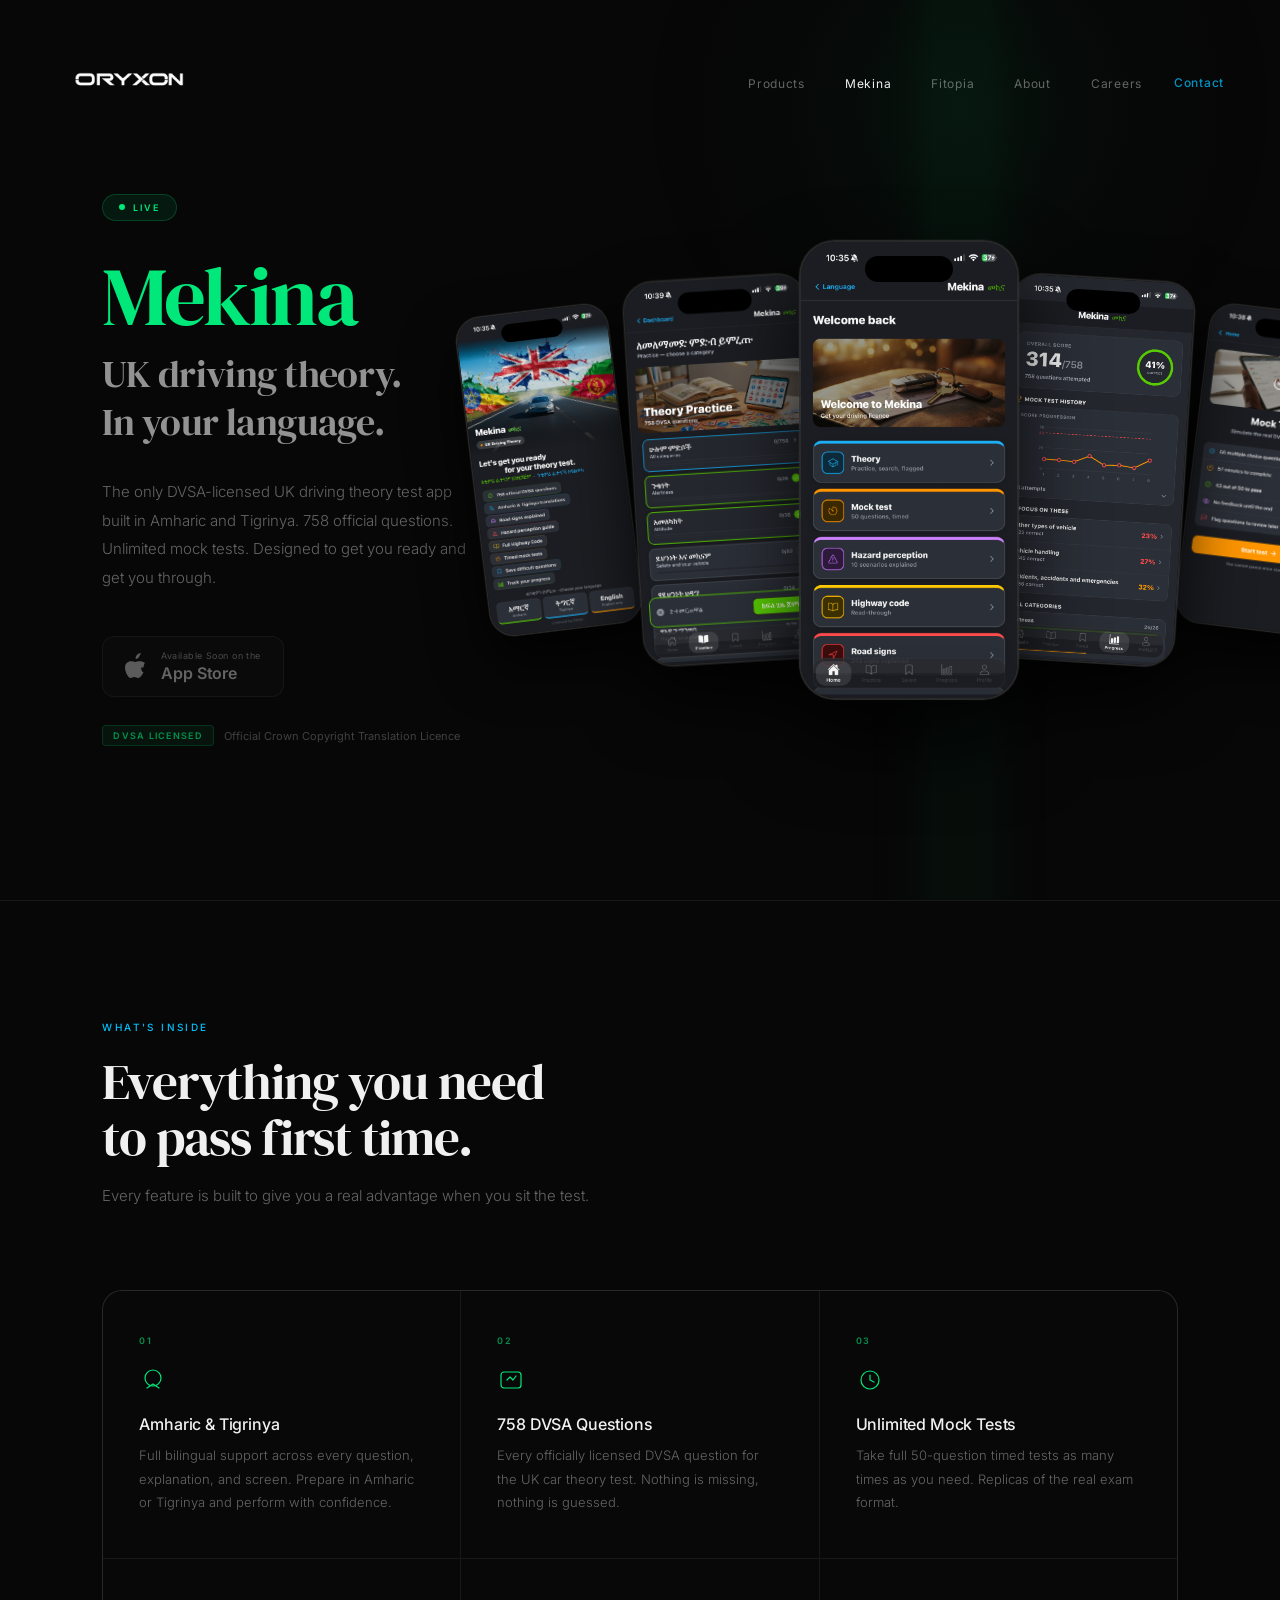
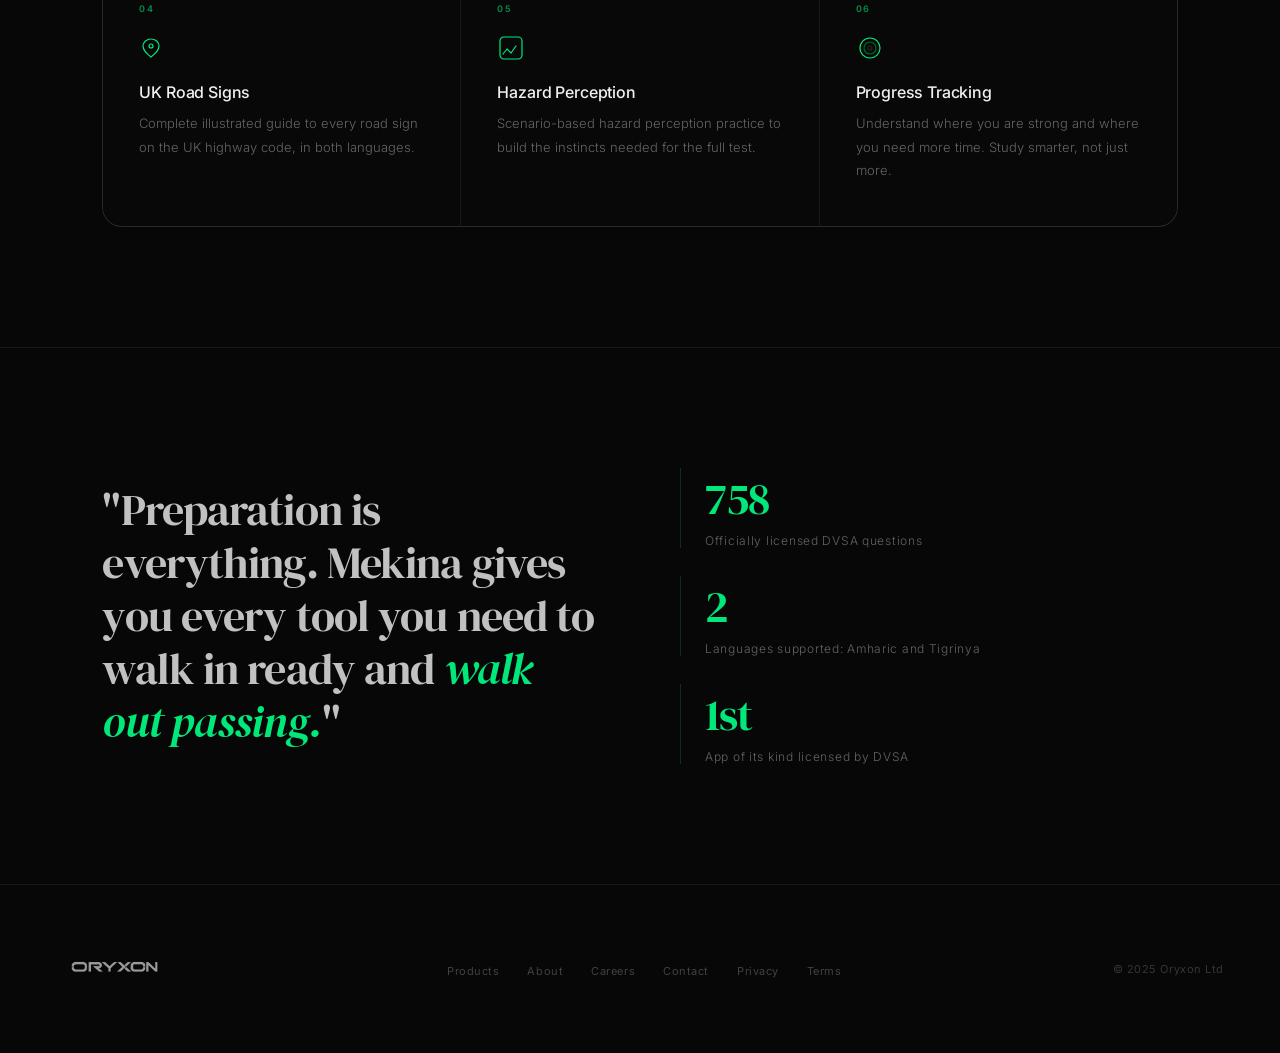
<file: mekina/index.html>
<!DOCTYPE html>
<html lang="en">
<head>
<meta charset="UTF-8">
<meta name="viewport" content="width=device-width, initial-scale=1.0">
<title>Mekina — UK Driving Theory in Amharic & Tigrinya</title>
<meta name="description" content="Mekina is the only DVSA-licensed UK driving theory test app available in Amharic and Tigrinya. 758 official questions, unlimited mock tests.">
<meta property="og:title" content="Mekina by Oryxon">
<meta property="og:description" content="UK Driving Theory. In your language.">
<meta property="og:url" content="https://oryxon.co.uk/mekina">
<link rel="icon" type="image/png" href="/favicon.png">
<link rel="preconnect" href="https://fonts.googleapis.com">
<link rel="preconnect" href="https://fonts.gstatic.com" crossorigin>
<link href="https://fonts.googleapis.com/css2?family=DM+Serif+Display:ital@0;1&family=Inter:wght@200;300;400;500;600&display=swap" rel="stylesheet">
<style>
*, *::before, *::after { box-sizing: border-box; margin: 0; padding: 0; }

:root {
  --void: #070707;
  --blue: #00C2FF;
  --green: #00E87A;
  --purple: #8B5CF6;
  --text: #f0f0f0;
  --muted: rgba(240,240,240,0.35);
  --glass: rgba(255,255,255,0.04);
  --border: rgba(255,255,255,0.07);
  --serif: 'DM Serif Display', Georgia, serif;
  --sans: 'Inter', system-ui, sans-serif;
}

html { scroll-behavior: smooth; }

body {
  background: var(--void);
  color: var(--text);
  font-family: var(--sans);
  overflow-x: hidden;
  -webkit-font-smoothing: antialiased;
  cursor: none;
}

/* CURSOR — particle trail (canvas) */
#cursor, #cursor-ring { display: none; }

/* NAV */
nav {
  position: fixed; top: 0; left: 0; right: 0; z-index: 100;
  display: flex; align-items: center; justify-content: space-between;
  padding: 32px 56px;
  transition: padding 0.4s, background 0.4s;
}
nav.scrolled {
  padding: 18px 56px;
  background: rgba(7,7,7,0.8);
  backdrop-filter: blur(24px);
  border-bottom: 1px solid var(--border);
}
.nav-logo {
  font-family: var(--sans); font-size: 14px; font-weight: 600;
  letter-spacing: 0.14em; text-transform: uppercase;
  color: var(--text); text-decoration: none;
}
.nav-logo em { color: var(--blue); font-style: normal; }
.nav-logo img { height: 100px; display: block; }
.nav-links { display: flex; gap: 40px; list-style: none; margin-left: auto; margin-right: 32px; }
.nav-links a {
  font-size: 12px; font-weight: 400; letter-spacing: 0.06em;
  color: rgba(240,240,240,0.4); text-decoration: none; transition: color 0.2s;
}
.nav-links a:hover, .nav-links a.active { color: var(--text); }
.nav-contact {
  font-size: 12px; font-weight: 500; letter-spacing: 0.06em;
  color: var(--blue); text-decoration: none; opacity: 0.75; transition: opacity 0.2s;
}
.nav-contact:hover { opacity: 1; }

/* PAGE TRANSITIONS */
.page-wrap {
  opacity: 0;
  animation: pageIn 0.7s ease forwards;
}
@keyframes pageIn {
  from { opacity: 0; transform: translateY(16px); }
  to { opacity: 1; transform: translateY(0); }
}

/* SECTION UTILS */
.section-label {
  display: block; font-size: 10px; font-weight: 500;
  letter-spacing: 0.24em; text-transform: uppercase; color: var(--blue); margin-bottom: 20px;
}
.reveal {
  opacity: 0; transform: translateY(24px);
  transition: opacity 0.9s ease, transform 0.9s ease;
}
.reveal.visible { opacity: 1; transform: translateY(0); }

/* BUTTONS */
.btn-primary {
  display: inline-flex; align-items: center; gap: 10px;
  font-size: 12px; font-weight: 500; letter-spacing: 0.1em; text-transform: uppercase;
  color: #000; background: var(--blue); text-decoration: none;
  padding: 14px 36px; border-radius: 100px; transition: all 0.25s;
  border: none;
}
.btn-primary:hover { transform: translateY(-2px); box-shadow: 0 0 40px rgba(0,194,255,0.35); }

.btn-ghost {
  display: inline-flex; align-items: center; gap: 10px;
  font-size: 12px; font-weight: 500; letter-spacing: 0.1em; text-transform: uppercase;
  color: var(--text); text-decoration: none;
  padding: 14px 36px; border-radius: 100px;
  border: 1px solid var(--border); transition: all 0.25s
}
.btn-ghost:hover { border-color: rgba(0,194,255,0.4); color: var(--blue); background: rgba(0,194,255,0.05); }

/* FOOTER */
footer {
  border-top: 1px solid var(--border);
  padding: 44px 56px;
  display: flex; align-items: center; justify-content: space-between;
}
.footer-logo { font-size: 12px; font-weight: 600; letter-spacing: 0.14em; text-transform: uppercase; }
.footer-logo em { color: var(--blue); font-style: normal; }
.footer-logo img { height: 80px; display: block; }
.footer-links { display: flex; gap: 28px; list-style: none; }
.footer-links a { font-size: 11px; color: rgba(240,240,240,0.25); text-decoration: none; letter-spacing: 0.05em; transition: color 0.2s; }
.footer-links a:hover { color: rgba(240,240,240,0.5); }
.footer-copy { font-size: 11px; color: rgba(240,240,240,0.2); letter-spacing: 0.05em; }

/* GLASS CARD */
.glass-card {
  background: rgba(255,255,255,0.03);
  border: 1px solid var(--border);
  border-radius: 20px;
  backdrop-filter: blur(12px);
}

/* APP STORE BTN */
.appstore-btn {
  display: inline-flex; align-items: center; gap: 12px;
  background: rgba(255,255,255,0.04); border: 1px solid rgba(255,255,255,0.12);
  border-radius: 12px; padding: 12px 22px;
  text-decoration: none; color: var(--text); opacity: 0.4;
  pointer-events: none; cursor: default;
  transition: none;
}
.appstore-btn svg { flex-shrink: 0; }
.appstore-btn-text { display: flex; flex-direction: column; gap: 1px; }
.appstore-btn-sub { font-size: 9px; font-weight: 400; letter-spacing: 0.06em; opacity: 0.7; }
.appstore-btn-label { font-size: 15px; font-weight: 600; letter-spacing: -0.01em; }

@media (max-width: 900px) {
  nav { padding: 20px 24px; }
  nav.scrolled { padding: 14px 24px; }
  .nav-links { display: none; }
  footer { flex-direction: column; gap: 20px; text-align: center; padding: 32px 24px; }
  .footer-links { flex-wrap: wrap; justify-content: center; }
}
</style>
<style>
/* MEKINA HERO */
#mekina-hero {
  min-height: 100vh;
  display: grid;
  grid-template-columns: 1fr 1fr;
  align-items: center;
  padding: 0 8vw;
  position: relative;
  overflow: visible;
}
#mekina-hero-canvas {
  position: absolute; inset: 0; width: 100%; height: 100%; z-index: 0;
  pointer-events: none;
}
.hero-left-col {
  position: relative; z-index: 2;
  padding: 120px 0 80px;
}
.hero-right-col {
  position: relative; z-index: 2;
  display: flex; justify-content: center; align-items: center;
  padding: 120px 0 80px;
  overflow: visible;
}

/* LIVE BADGE */
.live-badge {
  display: inline-flex; align-items: center; gap: 8px;
  font-size: 9px; font-weight: 600; letter-spacing: 0.2em; text-transform: uppercase;
  padding: 7px 16px; border-radius: 100px; margin-bottom: 32px;
  background: rgba(0,232,122,0.08); color: var(--green); border: 1px solid rgba(0,232,122,0.2);
}
.live-badge::before {
  content: ''; width: 6px; height: 6px; border-radius: 50%; background: var(--green);
  animation: livePulse 1.8s ease-in-out infinite;
}
@keyframes livePulse { 0%,100%{opacity:1;transform:scale(1)} 50%{opacity:0.4;transform:scale(0.7)} }

.hero-title {
  font-family: var(--serif);
  font-size: clamp(52px, 6.5vw, 90px);
  font-weight: 400; line-height: 1.04; letter-spacing: -0.025em;
  color: var(--green); margin-bottom: 12px;
}
.hero-subtitle {
  font-family: var(--serif);
  font-size: clamp(22px, 3vw, 38px);
  font-weight: 400; line-height: 1.25; letter-spacing: -0.015em;
  color: rgba(240,240,240,0.6); margin-bottom: 32px;
}
.hero-sub {
  font-size: 15px; font-weight: 300; line-height: 1.9;
  color: rgba(240,240,240,0.4); max-width: 380px; margin-bottom: 44px;
}
.hero-actions { display: flex; gap: 16px; align-items: center; flex-wrap: wrap; }

/* APP STORE BUTTON */
.appstore-btn {
  display: inline-flex; align-items: center; gap: 12px;
  background: rgba(255,255,255,0.04); border: 1px solid rgba(255,255,255,0.12);
  border-radius: 12px; padding: 13px 22px;
  text-decoration: none; color: var(--text); opacity: 0.4;
  pointer-events: none; cursor: default;
}
.appstore-btn-text { display: flex; flex-direction: column; gap: 2px; }
.appstore-btn-sub { font-size: 9px; font-weight: 400; letter-spacing: 0.05em; opacity: 0.7; }
.appstore-btn-label { font-size: 16px; font-weight: 600; letter-spacing: -0.01em; }

/* DVSA NOTE */
.dvsa-note {
  margin-top: 28px; display: flex; align-items: center; gap: 10px;
}
.dvsa-badge {
  font-size: 9px; font-weight: 600; letter-spacing: 0.14em; text-transform: uppercase;
  padding: 4px 10px; border-radius: 4px;
  background: rgba(0,232,122,0.06); color: rgba(0,232,122,0.6); border: 1px solid rgba(0,232,122,0.15);
}
.dvsa-text { font-size: 11px; color: rgba(240,240,240,0.25); }

/* IPHONE MOCKUPS */
.phones-wrap {
  display: flex; align-items: flex-end; justify-content: center; position: relative;
}
.phone-mock {
  position: relative; flex-shrink: 0;
  transition: transform 0.4s ease;
}
.phone-mock:hover { transform: translateY(-8px) scale(1.02); }

/* Phone SVG dimensions */
.phone-mock.main { z-index: 3; }
.phone-mock.left  { transform: translateX(36px) rotate(-5deg) scale(0.85); z-index: 2; }
.phone-mock.right { transform: translateX(-36px) rotate(5deg) scale(0.85); z-index: 2; }
.phone-mock.left:hover  { transform: translateX(36px) rotate(-4deg) scale(0.88) translateY(-8px); }
.phone-mock.right:hover { transform: translateX(-36px) rotate(4deg) scale(0.88) translateY(-8px); }

.phone-frame {
  width: 220px; height: 460px; border-radius: 36px;
  border: 2px solid rgba(255,255,255,0.12);
  background: rgba(12,12,12,0.9);
  position: relative; overflow: hidden;
  box-shadow: 0 40px 80px rgba(0,0,0,0.8), 0 0 0 1px rgba(255,255,255,0.04), inset 0 0 0 1px rgba(255,255,255,0.04);
}
/* Dynamic island */
.phone-notch {
  position: absolute; top: 14px; left: 50%; transform: translateX(-50%);
  width: 88px; height: 26px; background: #000; border-radius: 20px; z-index: 5;
}
/* Screen content placeholder */
.phone-screen {
  position: absolute; inset: 0;
  display: flex; flex-direction: column; align-items: center; justify-content: center;
  padding: 0;
  overflow: hidden;
}
.screen-placeholder {
  width: 100%; height: 100%;
  border-radius: 10px;
  position: relative; overflow: hidden;
  display: flex; flex-direction: column;
  align-items: center; justify-content: center;
  gap: 12px;
}
/* Screenshot 1 — Question screen */
.sp-1 { background: linear-gradient(160deg, #0a1a0d 0%, #061209 100%); }
.sp-1 .sp-label { color: rgba(0,232,122,0.5); }
/* Screenshot 2 — Progress/results */
.sp-2 { background: linear-gradient(160deg, #0d0a1a 0%, #080812 100%); }
.sp-2 .sp-label { color: rgba(139,92,246,0.5); }
/* Screenshot 3 — Road signs */
.sp-3 { background: linear-gradient(160deg, #091214 0%, #060d10 100%); }
.sp-3 .sp-label { color: rgba(0,194,255,0.5); }

.sp-icon {
  width: 40px; height: 40px; border-radius: 10px;
  border: 1px solid; opacity: 0.3;
  display: flex; align-items: center; justify-content: center;
}
.sp-1 .sp-icon { border-color: var(--green); }
.sp-2 .sp-icon { border-color: var(--purple); }
.sp-3 .sp-icon { border-color: var(--blue); }
.sp-caption {
  font-size: 8px; font-weight: 500; letter-spacing: 0.1em; text-transform: uppercase;
  opacity: 0.35; text-align: center;
}
.sp-label {
  font-size: 9px; font-weight: 500; letter-spacing: 0.18em; text-transform: uppercase;
}

/* Mekina mini UI preview for screen 1 */
.mini-question {
  width: 100%; padding: 0 4px;
}
.mini-q-chip {
  font-size: 6px; letter-spacing: 0.12em; text-transform: uppercase;
  color: var(--green); opacity: 0.6; margin-bottom: 6px;
}
.mini-q-text {
  font-size: 7px; font-weight: 400; line-height: 1.5;
  color: rgba(240,240,240,0.5); margin-bottom: 8px;
}
.mini-q-opts { display: flex; flex-direction: column; gap: 4px; }
.mini-opt {
  font-size: 6px; padding: 4px 6px; border-radius: 5px;
  border: 1px solid rgba(255,255,255,0.08);
  color: rgba(240,240,240,0.4);
}
.mini-opt.selected {
  border-color: rgba(0,232,122,0.4); color: var(--green); background: rgba(0,232,122,0.07);
}

/* Mini rings for screen 2 */
.mini-rings { position: relative; width: 70px; height: 70px; }
.mini-rings canvas { position: absolute; inset: 0; }

/* Road sign grid for screen 3 */
.mini-signs { display: grid; grid-template-columns: 1fr 1fr; gap: 6px; width: 100%; padding: 0 2px; }
.mini-sign {
  aspect-ratio: 1; border-radius: 6px;
  border: 1px solid rgba(0,194,255,0.2); background: rgba(0,194,255,0.04);
  display: flex; align-items: center; justify-content: center;
  font-size: 6px; color: rgba(0,194,255,0.45); letter-spacing: 0.06em;
}

/* FEATURES GRID */
#features {
  padding: 120px 8vw;
  position: relative; z-index: 2;
  border-top: 1px solid var(--border);
}
.features-intro { max-width: 560px; margin-bottom: 80px; }
.features-grid {
  display: grid; grid-template-columns: repeat(3, 1fr); gap: 1px;
  background: var(--border); border: 1px solid var(--border); border-radius: 20px; overflow: hidden;
}
.feature-item {
  background: rgba(7,7,7,0.9); padding: 44px 36px;
  transition: background 0.3s;
}
.feature-item:hover { background: #0d0d0d; }
.feature-num {
  font-size: 9px; font-weight: 600; letter-spacing: 0.16em; color: var(--green); opacity: 0.6;
  margin-bottom: 20px;
}
.feature-icon { margin-bottom: 20px; }
.feature-title { font-size: 16px; font-weight: 500; letter-spacing: -0.01em; margin-bottom: 10px; }
.feature-desc { font-size: 13px; font-weight: 300; line-height: 1.8; color: rgba(240,240,240,0.4); }

/* COMMUNITY QUOTE */
#community {
  padding: 120px 8vw;
  border-top: 1px solid var(--border);
}
.community-inner {
  display: grid; grid-template-columns: 1fr 1fr; gap: 80px; align-items: center;
}
.community-quote {
  font-family: var(--serif); font-size: clamp(28px, 3.5vw, 44px);
  font-weight: 400; line-height: 1.2; letter-spacing: -0.02em; color: rgba(240,240,240,0.8);
}
.community-quote em { font-style: italic; color: var(--green); }
.community-right { display: flex; flex-direction: column; gap: 28px; }
.community-stat { display: flex; flex-direction: column; gap: 4px; border-left: 1px solid rgba(0,232,122,0.2); padding-left: 24px; }
.stat-num { font-family: var(--serif); font-size: 44px; font-weight: 400; color: var(--green); letter-spacing: -0.02em; }
.stat-label { font-size: 12px; font-weight: 300; color: rgba(240,240,240,0.4); letter-spacing: 0.06em; }

@media (max-width: 900px) {
  #mekina-hero {
    grid-template-columns: 1fr;
    padding: 100px 24px 40px;
    overflow: visible;
  }
  .hero-right-col {
    padding: 40px 0 20px;
    overflow: visible;
  }
  .phones-wrap {
    display: flex !important;
    overflow-x: scroll !important;
    scroll-snap-type: x mandatory !important;
    -webkit-overflow-scrolling: touch !important;
    transform: none !important;
    align-items: flex-end !important;
    gap: 16px !important;
    width: 100% !important;
    padding: 20px calc(50% - 110px) 40px !important;
    margin-bottom: 0 !important;
    scrollbar-width: none !important;
  }
  .phones-wrap::-webkit-scrollbar { display: none; }
  .phone-mock {
    scroll-snap-align: center !important;
    flex-shrink: 0 !important;
    transform: none !important;
  }
  .features-grid { grid-template-columns: 1fr; }
  .community-inner { grid-template-columns: 1fr; }
}

/* ── MOBILE NAV ── */
.hamburger {
  display: none;
  flex-direction: column;
  gap: 5px;
  cursor: pointer;
  padding: 4px;
  z-index: 200;
}
.hamburger span {
  display: block;
  width: 24px;
  height: 1.5px;
  background: var(--text, #f0f0f0);
  transition: all 0.3s ease;
}
.hamburger.open span:nth-child(1) { transform: translateY(6.5px) rotate(45deg); }
.hamburger.open span:nth-child(2) { opacity: 0; }
.hamburger.open span:nth-child(3) { transform: translateY(-6.5px) rotate(-45deg); }

.mobile-menu {
  display: none;
  position: fixed;
  inset: 0;
  background: rgba(4,4,7,0.97);
  backdrop-filter: blur(24px);
  z-index: 150;
  flex-direction: column;
  align-items: center;
  justify-content: center;
  gap: 36px;
}
.mobile-menu.open { display: flex; }
.mobile-menu a {
  font-size: 28px;
  font-weight: 300;
  color: rgba(240,240,240,0.85);
  text-decoration: none;
  letter-spacing: 0.08em;
  transition: color 0.2s;
}
.mobile-menu a:hover { color: var(--blue, #00C2FF); }
.mobile-menu-close {
  position: absolute;
  top: 28px;
  right: 28px;
  font-size: 28px;
  color: rgba(240,240,240,0.4);
  cursor: pointer;
  background: none;
  border: none;
  line-height: 1;
}

@media (max-width: 900px) {
  .hamburger { display: flex; }
  .nav-links { display: none !important; }
  .nav-contact { display: none; }
  nav img { height: 28px !important; }
  .nav-logo img { height: 100px !important; }
  .footer-logo img { height: 80px !important; }
}

</style>
<link rel="stylesheet" href="/mobile.css">
</head>
<body>


<canvas id="mekina-hero-canvas"></canvas>

<div id="cursor"></div>
<div id="cursor-ring"></div>

<nav id="site-nav" class="scrolled">
  <a href="/" class="nav-logo"><img src="/logo.png" alt="Oryxon" ></a>
  <ul class="nav-links">
    <li><a href="/products/">Products</a></li>
    <li><a href="index.html" class="active">Mekina</a></li>
    <li><a href="/fitopia/">Fitopia</a></li>
    <li><a href="/about/">About</a></li>
    <li><a href="/careers/">Careers</a></li>
  </ul>
  <a href="/contact/" class="nav-contact">Contact</a>
<!-- MOBILE HAMBURGER + FULLSCREEN MENU -->
<button class="hamburger" id="hamburger" aria-label="Open navigation" aria-expanded="false">
  <span></span><span></span><span></span>
</button>
</nav>
<div class="mobile-menu" id="mobile-menu" role="dialog" aria-modal="true" aria-label="Navigation">
  <button class="mobile-menu-close" id="mobile-menu-close" aria-label="Close navigation">&#x2715;</button>
  <a href="/">Home</a>
  <a href="/products/">Products</a>
  <a href="index.html">Mekina</a>
  <a href="/fitopia/">Fitopia</a>
  <a href="/about/">About</a>
  <a href="/careers/">Careers</a>
  <a href="/contact/" class="mobile-menu-contact">Contact →</a>
</div>

<div class="page-wrap">

<!-- HERO -->
<section id="mekina-hero">
  <div class="hero-left-col">
    <div class="live-badge reveal">Live</div>
    <h1 class="hero-title reveal">Mekina</h1>
    <h2 class="hero-subtitle reveal">UK driving theory.<br>In your language.</h2>
    <p class="hero-sub reveal">The only DVSA-licensed UK driving theory test app built in Amharic and Tigrinya. 758 official questions. Unlimited mock tests. Designed to get you ready and get you through.</p>
    <div class="hero-actions reveal">
      <a href="#" class="appstore-btn" tabindex="-1" aria-disabled="true">
        <svg width="24" height="28" viewBox="0 0 24 28" fill="none">
          <path d="M18.5 14.5C18.5 11.9 20 9.8 20 9.8C18.4 8.8 16.5 8.2 14.8 8.2C13 8.2 11.4 8.9 10.2 8.9C9 8.9 7.4 8.2 5.8 8.2C2.9 8.2 0 10.5 0 14.8C0 19 3.2 25 5.5 25C6.7 25 7.8 24.1 9.3 24.1C10.8 24.1 11.7 25 13.2 25C15.7 25 18.5 19.5 18.5 19.5C17 18.7 16 16.7 16 14.5H18.5Z" fill="white" opacity="0.85"/>
          <path d="M14.5 3C15.3 1.9 15.9 0.4 15.7 0C14.3 0.1 12.7 1 11.9 2.1C11.1 3.1 10.4 4.6 10.7 6C12.2 6.1 13.7 5.1 14.5 3Z" fill="white" opacity="0.85"/>
        </svg>
        <div class="appstore-btn-text">
          <span class="appstore-btn-sub">Available Soon on the</span>
          <span class="appstore-btn-label">App Store</span>
        </div>
      </a>
    </div>
    <div class="dvsa-note reveal">
      <span class="dvsa-badge">DVSA Licensed</span>
      <span class="dvsa-text">Official Crown Copyright Translation Licence</span>
    </div>
  </div>

  <div class="hero-right-col">
    <div class="phones-wrap">
      <div class="phone-mock pm-outer-left">
        <div class="phone-frame">
          <div class="phone-notch"></div>
          <div class="phone-screen">
            <img src="/home.png" alt="Home" style="width:100%;height:100%;object-fit:cover;object-position:top;">
          </div>
        </div>
      </div>
      <div class="phone-mock pm-inner-left">
        <div class="phone-frame">
          <div class="phone-notch"></div>
          <div class="phone-screen">
            <img src="/practice.png" alt="Practice" style="width:100%;height:100%;object-fit:cover;object-position:top;">
          </div>
        </div>
      </div>
      <div class="phone-mock main">
        <div class="phone-frame">
          <div class="phone-notch"></div>
          <div class="phone-screen">
            <img src="/dashboard.png" alt="Dashboard" style="width:100%;height:100%;object-fit:cover;object-position:top;">
          </div>
        </div>
      </div>
      <div class="phone-mock pm-inner-right">
        <div class="phone-frame">
          <div class="phone-notch"></div>
          <div class="phone-screen">
            <img src="/progress.png" alt="Progress" style="width:100%;height:100%;object-fit:cover;object-position:top;">
          </div>
        </div>
      </div>
      <div class="phone-mock pm-outer-right">
        <div class="phone-frame">
          <div class="phone-notch"></div>
          <div class="phone-screen">
            <img src="/mock.png" alt="Mock Test" style="width:100%;height:100%;object-fit:cover;object-position:top;">
          </div>
        </div>
      </div>
    </div>
  </div>
</section>

<style>
.pm-outer-left  { transform: translateX(80px) rotate(-7deg)   scale(0.70); z-index:1; }
.pm-inner-left  { transform: translateX(36px) rotate(-3.5deg) scale(0.84); z-index:2; }
.pm-inner-right { transform: translateX(-36px) rotate(3.5deg) scale(0.84); z-index:2; }
.pm-outer-right { transform: translateX(-80px) rotate(7deg)   scale(0.70); z-index:1; }

.pm-outer-left:hover  { transform: translateX(80px)  rotate(-5deg)   scale(0.80) translateY(-12px); z-index:10; }
.pm-inner-left:hover  { transform: translateX(36px)  rotate(-2deg)   scale(0.92) translateY(-12px); z-index:10; }
.phone-mock.main:hover { transform: translateY(-12px) scale(1.04); z-index:10; }
.pm-inner-right:hover { transform: translateX(-36px) rotate(2deg)    scale(0.92) translateY(-12px); z-index:10; }
.pm-outer-right:hover { transform: translateX(-80px) rotate(5deg)    scale(0.80) translateY(-12px); z-index:10; }

.phones-wrap { overflow: visible; }
.hero-right-col { overflow: visible; }
#mekina-hero { overflow: visible; }
.screens-grid { display: none; }
</style>

<!-- FEATURES -->
<section id="features">
  <div class="features-intro">
    <span class="section-label reveal">What's inside</span>
    <h2 class="reveal" style="font-family:var(--serif);font-size:clamp(36px,4vw,54px);font-weight:400;line-height:1.1;letter-spacing:-0.02em;margin-bottom:16px;">Everything you need<br>to pass first time.</h2>
    <p class="reveal" style="font-size:15px;font-weight:300;line-height:1.9;color:rgba(240,240,240,0.4);">Every feature is built to give you a real advantage when you sit the test.</p>
  </div>
  <div class="features-grid">
    <div class="feature-item reveal">
      <div class="feature-num">01</div>
      <div class="feature-icon">
        <svg width="28" height="28" viewBox="0 0 28 28" fill="none"><path d="M14 4C9.6 4 6 7.6 6 12s3.6 8 8 8 8-3.6 8-8-3.6-8-8-8z" stroke="#00E87A" stroke-width="1.2" stroke-linejoin="round"/><path d="M8 22l6-4 6 4" stroke="#00E87A" stroke-width="1.2" stroke-linecap="round" stroke-linejoin="round"/></svg>
      </div>
      <div class="feature-title">Amharic &amp; Tigrinya</div>
      <p class="feature-desc">Full bilingual support across every question, explanation, and screen. Prepare in Amharic or Tigrinya and perform with confidence.</p>
    </div>
    <div class="feature-item reveal">
      <div class="feature-num">02</div>
      <div class="feature-icon">
        <svg width="28" height="28" viewBox="0 0 28 28" fill="none"><rect x="4" y="6" width="20" height="16" rx="3" stroke="#00E87A" stroke-width="1.2"/><path d="M10 14l3-3 3 3 3-4" stroke="#00E87A" stroke-width="1.2" stroke-linecap="round" stroke-linejoin="round"/></svg>
      </div>
      <div class="feature-title">758 DVSA Questions</div>
      <p class="feature-desc">Every officially licensed DVSA question for the UK car theory test. Nothing is missing, nothing is guessed.</p>
    </div>
    <div class="feature-item reveal">
      <div class="feature-num">03</div>
      <div class="feature-icon">
        <svg width="28" height="28" viewBox="0 0 28 28" fill="none"><circle cx="14" cy="14" r="9" stroke="#00E87A" stroke-width="1.2"/><path d="M14 9v5l4 2" stroke="#00E87A" stroke-width="1.2" stroke-linecap="round"/></svg>
      </div>
      <div class="feature-title">Unlimited Mock Tests</div>
      <p class="feature-desc">Take full 50-question timed tests as many times as you need. Replicas of the real exam format.</p>
    </div>
    <div class="feature-item reveal">
      <div class="feature-num">04</div>
      <div class="feature-icon">
        <svg width="28" height="28" viewBox="0 0 28 28" fill="none"><path d="M12 5C8 5 4 8 4 12c0 5 8 11 8 11s8-6 8-11c0-4-3.6-7-8-7z" stroke="#00E87A" stroke-width="1.2"/><circle cx="12" cy="12" r="2" stroke="#00E87A" stroke-width="1.2"/></svg>
      </div>
      <div class="feature-title">UK Road Signs</div>
      <p class="feature-desc">Complete illustrated guide to every road sign on the UK highway code, in both languages.</p>
    </div>
    <div class="feature-item reveal">
      <div class="feature-num">05</div>
      <div class="feature-icon">
        <svg width="28" height="28" viewBox="0 0 28 28" fill="none"><path d="M6 20l4-5 4 4 5-7" stroke="#00E87A" stroke-width="1.2" stroke-linecap="round" stroke-linejoin="round"/><rect x="3" y="3" width="22" height="22" rx="4" stroke="#00E87A" stroke-width="1.2"/></svg>
      </div>
      <div class="feature-title">Hazard Perception</div>
      <p class="feature-desc">Scenario-based hazard perception practice to build the instincts needed for the full test.</p>
    </div>
    <div class="feature-item reveal">
      <div class="feature-num">06</div>
      <div class="feature-icon">
        <svg width="28" height="28" viewBox="0 0 28 28" fill="none"><circle cx="14" cy="14" r="10" stroke="#00E87A" stroke-width="1.2"/><circle cx="14" cy="14" r="6" stroke="#00E87A" stroke-width="1.2" opacity="0.4"/><circle cx="14" cy="14" r="2" stroke="#00E87A" stroke-width="1.2" opacity="0.2"/></svg>
      </div>
      <div class="feature-title">Progress Tracking</div>
      <p class="feature-desc">Understand where you are strong and where you need more time. Study smarter, not just more.</p>
    </div>
  </div>
</section>

<!-- COMMUNITY -->
<section id="community">
  <div class="community-inner">
    <blockquote class="community-quote reveal">
      "Preparation is everything. Mekina gives you every tool you need to walk in ready and <em>walk out passing.</em>"
    </blockquote>
    <div class="community-right">
      <div class="community-stat reveal">
        <span class="stat-num">758</span>
        <span class="stat-label">Officially licensed DVSA questions</span>
      </div>
      <div class="community-stat reveal">
        <span class="stat-num">2</span>
        <span class="stat-label">Languages supported: Amharic and Tigrinya</span>
      </div>
      <div class="community-stat reveal">
        <span class="stat-num">1st</span>
        <span class="stat-label">App of its kind licensed by DVSA</span>
      </div>
    </div>
  </div>
</section>

<footer>
  <div class="footer-logo"><img src="/logo.png" alt="Oryxon" ></div>
  <ul class="footer-links">
    <li><a href="/products/">Products</a></li>
    <li><a href="/about/">About</a></li>
    <li><a href="/careers/">Careers</a></li>
    <li><a href="/contact/">Contact</a></li>
    <li><a href="/privacy/">Privacy</a></li>
    <li><a href="/terms/">Terms</a></li>
  </ul>
  <div class="footer-copy">© 2025 Oryxon Ltd</div>
</footer>

</div><!-- /page-wrap -->

<script>

/* Nav */
(function(){
  const nav=document.getElementById('site-nav');
  if(!nav) return;
  const s=document.createElement('div');
  s.style.cssText='position:absolute;top:80px;height:1px;width:1px;pointer-events:none;';
  document.body.prepend(s);
  new IntersectionObserver(([e])=>{nav.classList.toggle('scrolled',!e.isIntersecting);}).observe(s);
  nav.classList.add('scrolled');
})();

/* Hero canvas — road */
const hc=document.getElementById('mekina-hero-canvas'),hCtx=hc.getContext('2d');
let HW,HH,hT=0;
function rH(){HW=hc.width=innerWidth;HH=hc.height=innerHeight;}rH();window.addEventListener('resize',rH);
(function dH(){
  hCtx.clearRect(0,0,HW,HH);hT+=0.008;
  // Subtle road on right half
  const cx2=HW*0.75;
  const rg=hCtx.createLinearGradient(cx2-90,0,cx2+90,0);
  rg.addColorStop(0,'rgba(0,0,0,0)');rg.addColorStop(.35,'rgba(0,232,122,0.03)');rg.addColorStop(.65,'rgba(0,232,122,0.03)');rg.addColorStop(1,'rgba(0,0,0,0)');
  hCtx.fillStyle=rg;hCtx.fillRect(0,0,HW,HH);
  // horizon glow
  const hg=hCtx.createRadialGradient(cx2,HH*.12,0,cx2,HH*.12,320);
  hg.addColorStop(0,'rgba(0,232,122,0.05)');hg.addColorStop(1,'transparent');
  hCtx.fillStyle=hg;hCtx.fillRect(0,0,HW,HH*.4);
  requestAnimationFrame(dH);
})();

/* Mini rings canvas */
const mr=document.getElementById('mini-rings-canvas'),mrCtx=mr?mr.getContext('2d'):null;
let mrT=0;
if(mrCtx)(function dmr(){
  mrCtx.clearRect(0,0,70,70);mrT+=0.015;
  [{r:30,p:.8,c:'139,92,246'},{r:22,p:.6,c:'0,194,255'},{r:14,p:.9,c:'0,232,122'}].forEach((rg,i)=>{
    const end=-Math.PI/2+(rg.p+Math.sin(mrT*.5+i)*.04)*Math.PI*2;
    mrCtx.strokeStyle=`rgba(${rg.c},.1)`;mrCtx.lineWidth=5;mrCtx.lineCap='round';
    mrCtx.beginPath();mrCtx.arc(35,35,rg.r,0,Math.PI*2);mrCtx.stroke();
    mrCtx.strokeStyle=`rgba(${rg.c},.8)`;mrCtx.lineWidth=5;
    mrCtx.beginPath();mrCtx.arc(35,35,rg.r,-Math.PI/2,end);mrCtx.stroke();
  });
  requestAnimationFrame(dmr);
})();

/* Reveal observer */
const io=new IntersectionObserver(entries=>entries.forEach(e=>{if(e.isIntersecting)e.target.classList.add('visible');}),{threshold:.15});
document.querySelectorAll('.reveal').forEach(el=>io.observe(el));
setTimeout(()=>document.querySelectorAll('#mekina-hero .reveal').forEach(el=>el.classList.add('visible')),100);
</script>


<script>
/* ── MOBILE REVEAL FALLBACK ── */
(function(){
  if(window.innerWidth > 900) return;
  setTimeout(function(){
    document.querySelectorAll('.reveal').forEach(function(el){
      el.classList.add('visible');
    });
  }, 200);
})();
</script>
<script>
(function(){
  var btn=document.getElementById('hamburger');
  var menu=document.getElementById('mobile-menu');
  var closeBtn=document.getElementById('mobile-menu-close');
  if(!btn||!menu||!closeBtn)return;
  function openMenu(){btn.classList.add('open');menu.classList.add('open');btn.setAttribute('aria-expanded','true');document.body.style.overflow='hidden';}
  function closeMenu(){btn.classList.remove('open');menu.classList.remove('open');btn.setAttribute('aria-expanded','false');document.body.style.overflow='';}
  btn.addEventListener('click',function(){menu.classList.contains('open')?closeMenu():openMenu();});
  closeBtn.addEventListener('click',closeMenu);
  menu.querySelectorAll('a').forEach(function(a){a.addEventListener('click',closeMenu);});
  document.addEventListener('keydown',function(e){if(e.key==='Escape'&&menu.classList.contains('open'))closeMenu();});
})();
</script>
<script>
(function(){document.querySelectorAll('a[href]').forEach(link=>{const href=link.getAttribute('href');if(!href||href.startsWith('#')||href.startsWith('mailto:')||href.startsWith('http')||link.target==='_blank')return;link.addEventListener('click',e=>{e.preventDefault();const w=document.querySelector('.page-wrap');if(w){w.style.transition='opacity 0.28s ease,transform 0.28s ease';w.style.opacity='0';w.style.transform='translateY(-6px)';}setTimeout(()=>window.location.href=href,280);});});})();
(function(){const cv=document.createElement('canvas');cv.style.cssText='position:fixed;inset:0;pointer-events:none;z-index:9999;';document.body.appendChild(cv);const ctx=cv.getContext('2d');let W,H;function r(){W=cv.width=innerWidth;H=cv.height=innerHeight;}r();window.addEventListener('resize',r);let mx=-999,my=-999,ls=0;const pts=[];document.addEventListener('mousemove',e=>{mx=e.clientX;my=e.clientY;const n=performance.now();if(n-ls>18){pts.push({x:mx,y:my,t:n});ls=n;}});document.addEventListener('mouseleave',()=>{mx=-999;});(function d(){requestAnimationFrame(d);ctx.clearRect(0,0,W,H);const n=performance.now(),L=420;for(let i=pts.length-1;i>=0;i--){const p=pts[i],age=n-p.t;if(age>L){pts.splice(i,1);continue;}const t=age/L,a=(1-t)*0.75,s=3.5*(1-t*0.85);ctx.beginPath();ctx.arc(p.x,p.y,s,0,Math.PI*2);ctx.fillStyle=`rgba(0,194,255,${a})`;ctx.fill();}if(mx>0){ctx.beginPath();ctx.arc(mx,my,3,0,Math.PI*2);ctx.fillStyle='rgba(0,194,255,0.95)';ctx.fill();}})();})();
</script>
</body>
</html>
</file>
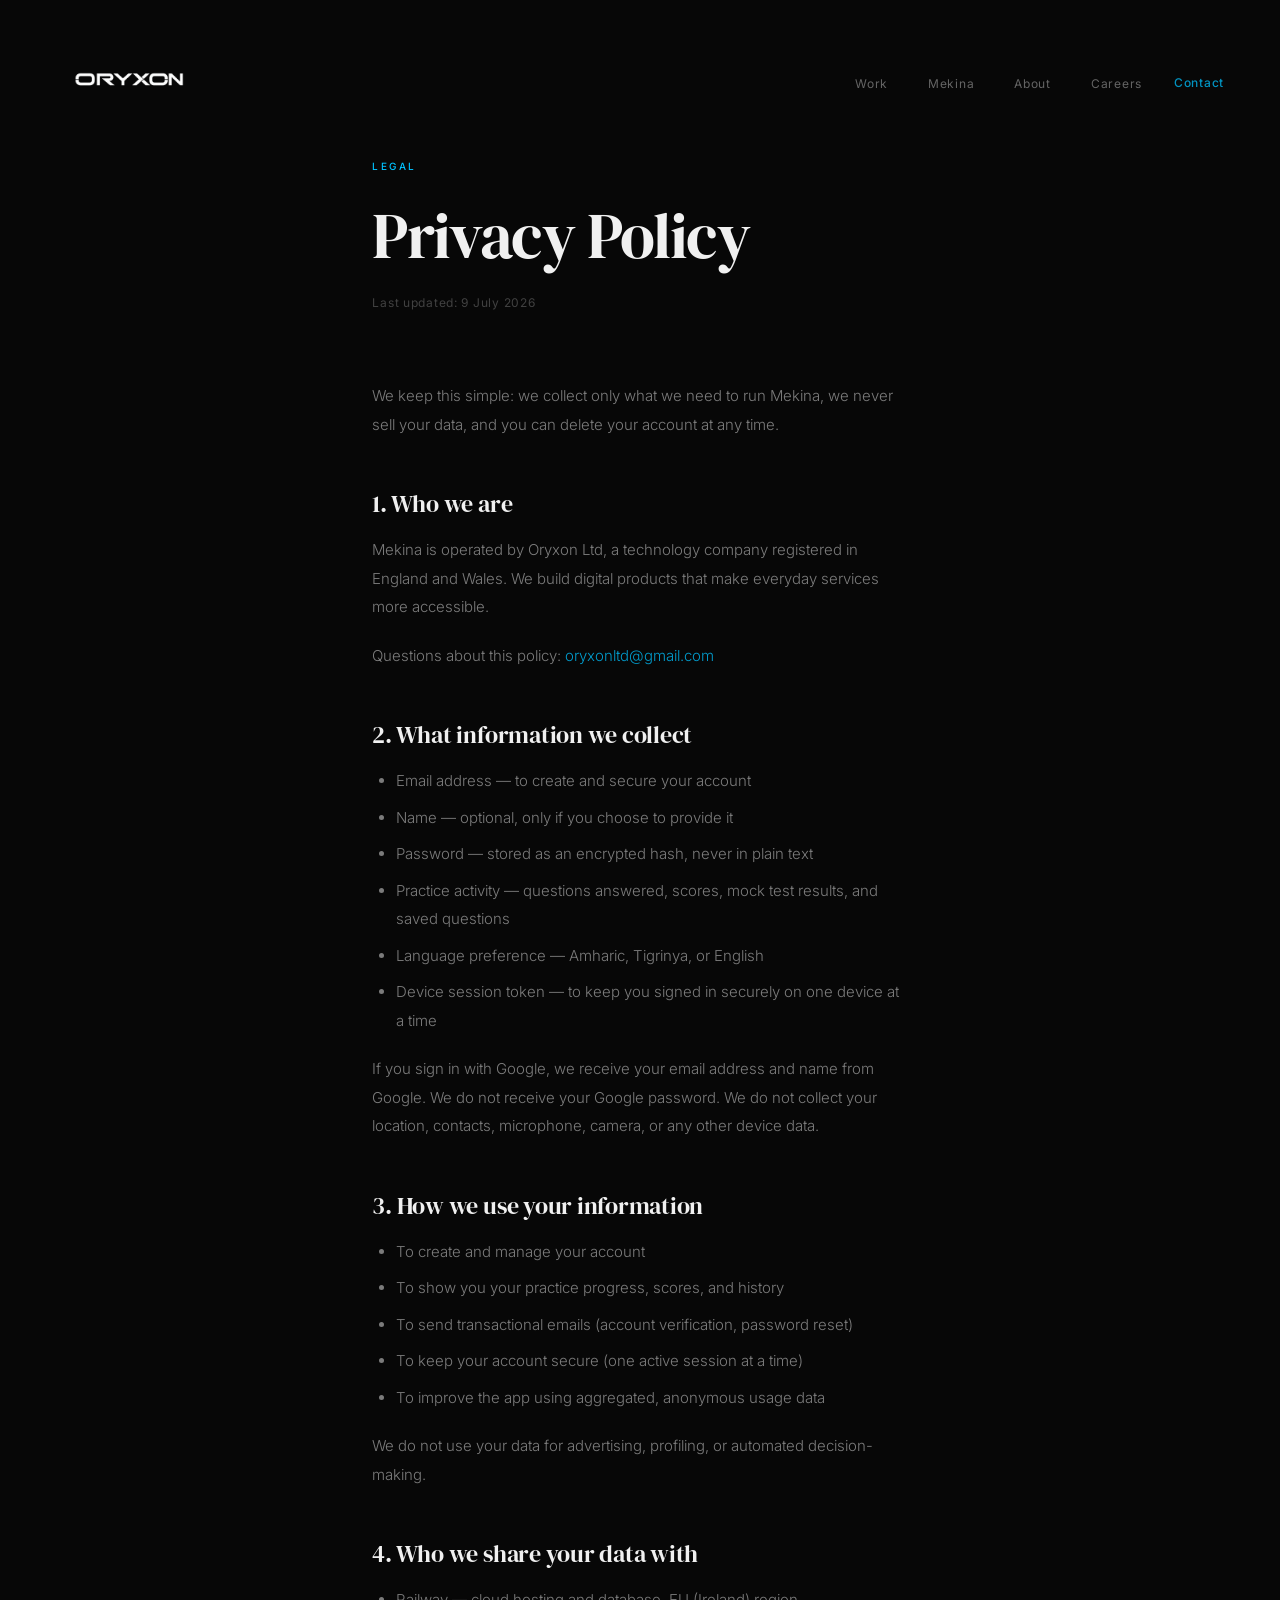
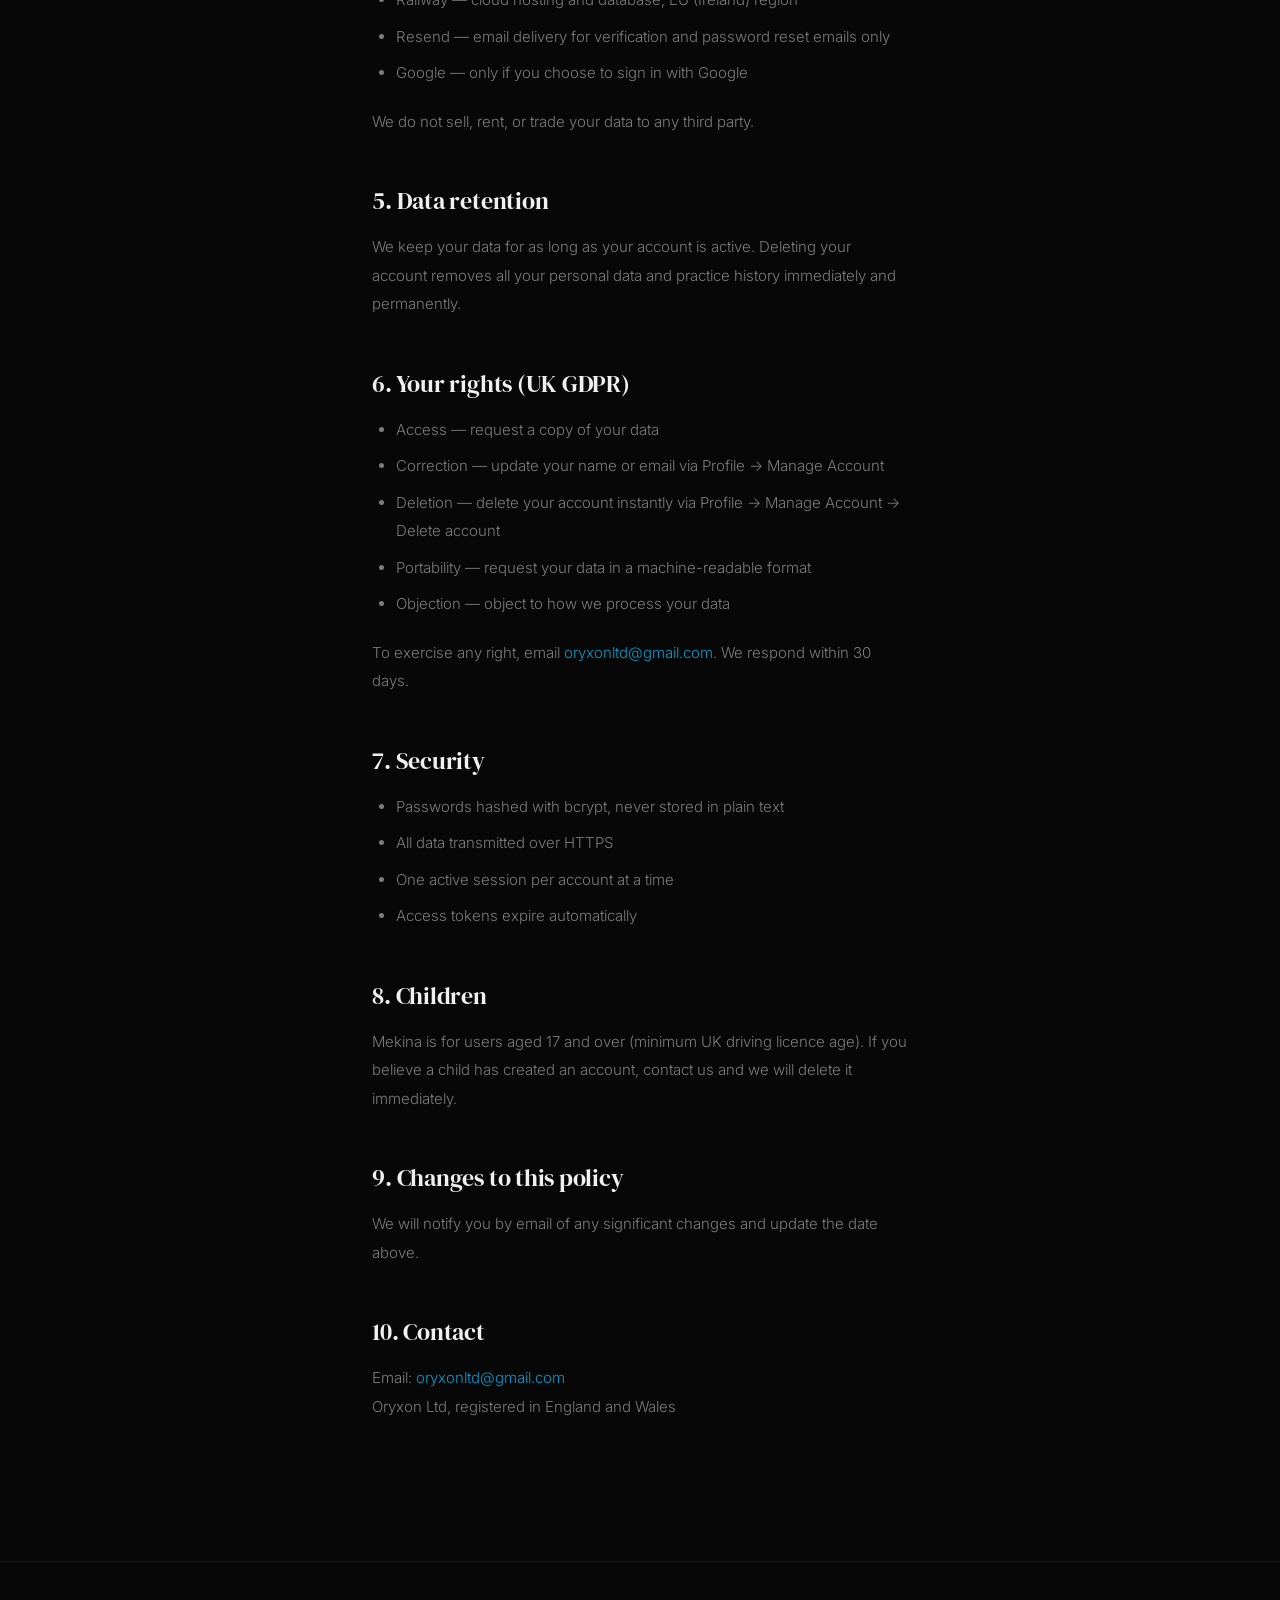
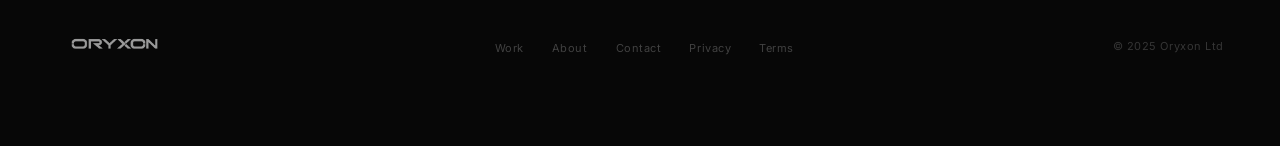
<file: privacy/index.html>
<!DOCTYPE html>
<html lang="en">
<head>
<meta charset="UTF-8"><meta name="viewport" content="width=device-width, initial-scale=1.0">
<title>Privacy Policy — Oryxon</title>
<link rel="icon" type="image/png" href="/favicon.png">
<link rel="preconnect" href="https://fonts.googleapis.com"><link rel="preconnect" href="https://fonts.gstatic.com" crossorigin>
<link href="https://fonts.googleapis.com/css2?family=DM+Serif+Display:ital@0;1&family=Inter:wght@200;300;400;500;600&display=swap" rel="stylesheet">
<style>
*, *::before, *::after { box-sizing: border-box; margin: 0; padding: 0; }

:root {
  --void: #070707;
  --blue: #00C2FF;
  --green: #00E87A;
  --purple: #8B5CF6;
  --text: #f0f0f0;
  --muted: rgba(240,240,240,0.35);
  --glass: rgba(255,255,255,0.04);
  --border: rgba(255,255,255,0.07);
  --serif: 'DM Serif Display', Georgia, serif;
  --sans: 'Inter', system-ui, sans-serif;
}

html { scroll-behavior: smooth; }

body {
  background: var(--void);
  color: var(--text);
  font-family: var(--sans);
  overflow-x: hidden;
  -webkit-font-smoothing: antialiased;
}

/* NAV */
nav {
  position: fixed; top: 0; left: 0; right: 0; z-index: 100;
  display: flex; align-items: center; justify-content: space-between;
  padding: 32px 56px;
  transition: padding 0.4s, background 0.4s;
}
nav.scrolled {
  padding: 18px 56px;
  background: rgba(7,7,7,0.8);
  backdrop-filter: blur(24px);
  border-bottom: 1px solid var(--border);
}
.nav-logo {
  font-family: var(--sans); font-size: 14px; font-weight: 600;
  letter-spacing: 0.14em; text-transform: uppercase;
  color: var(--text); text-decoration: none;
}
.nav-logo em { color: var(--blue); font-style: normal; }
.nav-logo img { height: 100px; display: block; }
.nav-links { display: flex; gap: 40px; list-style: none; margin-left: auto; margin-right: 32px; }
.nav-links a {
  font-size: 12px; font-weight: 400; letter-spacing: 0.06em;
  color: rgba(240,240,240,0.4); text-decoration: none; transition: color 0.2s;
}
.nav-links a:hover, .nav-links a.active { color: var(--text); }
.nav-contact {
  font-size: 12px; font-weight: 500; letter-spacing: 0.06em;
  color: var(--blue); text-decoration: none; opacity: 0.75; transition: opacity 0.2s;
}
.nav-contact:hover { opacity: 1; }

/* PAGE TRANSITIONS */
.page-wrap {
  opacity: 0;
  animation: pageIn 0.7s ease forwards;
}
@keyframes pageIn {
  from { opacity: 0; transform: translateY(16px); }
  to { opacity: 1; transform: translateY(0); }
}

/* SECTION UTILS */
.section-label {
  display: block; font-size: 10px; font-weight: 500;
  letter-spacing: 0.24em; text-transform: uppercase; color: var(--blue); margin-bottom: 20px;
}
.reveal {
  opacity: 0; transform: translateY(24px);
  transition: opacity 0.9s ease, transform 0.9s ease;
}
.reveal.visible { opacity: 1; transform: translateY(0); }

/* BUTTONS */
.btn-primary {
  display: inline-flex; align-items: center; gap: 10px;
  font-size: 12px; font-weight: 500; letter-spacing: 0.1em; text-transform: uppercase;
  color: #000; background: var(--blue); text-decoration: none;
  padding: 14px 36px; border-radius: 100px; transition: all 0.25s;
  border: none; cursor: none;
}
.btn-primary:hover { transform: translateY(-2px); box-shadow: 0 0 40px rgba(0,194,255,0.35); }

.btn-ghost {
  display: inline-flex; align-items: center; gap: 10px;
  font-size: 12px; font-weight: 500; letter-spacing: 0.1em; text-transform: uppercase;
  color: var(--text); text-decoration: none;
  padding: 14px 36px; border-radius: 100px;
  border: 1px solid var(--border); transition: all 0.25s; cursor: none;
}
.btn-ghost:hover { border-color: rgba(0,194,255,0.4); color: var(--blue); background: rgba(0,194,255,0.05); }

/* FOOTER */
footer {
  border-top: 1px solid var(--border);
  padding: 44px 56px;
  display: flex; align-items: center; justify-content: space-between;
}
.footer-logo { font-size: 12px; font-weight: 600; letter-spacing: 0.14em; text-transform: uppercase; }
.footer-logo em { color: var(--blue); font-style: normal; }
.footer-logo img { height: 80px; display: block; }
.footer-links { display: flex; gap: 28px; list-style: none; }
.footer-links a { font-size: 11px; color: rgba(240,240,240,0.25); text-decoration: none; letter-spacing: 0.05em; transition: color 0.2s; }
.footer-links a:hover { color: rgba(240,240,240,0.5); }
.footer-copy { font-size: 11px; color: rgba(240,240,240,0.2); letter-spacing: 0.05em; }

/* GLASS CARD */
.glass-card {
  background: rgba(255,255,255,0.03);
  border: 1px solid var(--border);
  border-radius: 20px;
  backdrop-filter: blur(12px);
}

/* APP STORE BTN */
.appstore-btn {
  display: inline-flex; align-items: center; gap: 12px;
  background: rgba(255,255,255,0.04); border: 1px solid rgba(255,255,255,0.12);
  border-radius: 12px; padding: 12px 22px;
  text-decoration: none; color: var(--text); opacity: 0.4;
  pointer-events: none; cursor: default;
  transition: none;
}
.appstore-btn svg { flex-shrink: 0; }
.appstore-btn-text { display: flex; flex-direction: column; gap: 1px; }
.appstore-btn-sub { font-size: 9px; font-weight: 400; letter-spacing: 0.06em; opacity: 0.7; }
.appstore-btn-label { font-size: 15px; font-weight: 600; letter-spacing: -0.01em; }

@media (max-width: 900px) {
  nav { padding: 20px 24px; }
  nav.scrolled { padding: 14px 24px; }
  .nav-links { display: none; }
  footer { flex-direction: column; gap: 20px; text-align: center; padding: 32px 24px; }
  .footer-links { flex-wrap: wrap; justify-content: center; }
}
</style>
<style>
.legal-wrap{max-width:740px;margin:0 auto;padding:160px 8vw 120px;}
.legal-title{font-family:var(--serif);font-size:clamp(40px,5vw,68px);font-weight:400;letter-spacing:-0.025em;margin-bottom:16px;}
.legal-date{font-size:12px;color:rgba(240,240,240,0.25);letter-spacing:0.06em;margin-bottom:72px;}
.legal-body h2{font-family:var(--serif);font-size:24px;font-weight:400;letter-spacing:-0.01em;margin:48px 0 16px;}
.legal-body p{font-size:15px;font-weight:300;line-height:1.9;color:rgba(240,240,240,0.5);margin-bottom:20px;}
.legal-body ul{font-size:15px;font-weight:300;line-height:1.9;color:rgba(240,240,240,0.5);padding-left:24px;margin-bottom:20px;}
.legal-body li{margin-bottom:8px;}
.legal-body a{color:var(--blue);text-decoration:none;opacity:0.8;}
.legal-body a:hover{opacity:1;}
@media(max-width:900px){.legal-wrap{padding:120px 24px 80px;}}

/* ── MOBILE NAV ── */
.hamburger {
  display: none;
  flex-direction: column;
  gap: 5px;
  cursor: pointer;
  padding: 4px;
  z-index: 200;
}
.hamburger span {
  display: block;
  width: 24px;
  height: 1.5px;
  background: var(--text, #f0f0f0);
  transition: all 0.3s ease;
}
.hamburger.open span:nth-child(1) { transform: translateY(6.5px) rotate(45deg); }
.hamburger.open span:nth-child(2) { opacity: 0; }
.hamburger.open span:nth-child(3) { transform: translateY(-6.5px) rotate(-45deg); }

.mobile-menu {
  display: none;
  position: fixed;
  inset: 0;
  background: rgba(4,4,7,0.97);
  backdrop-filter: blur(24px);
  z-index: 150;
  flex-direction: column;
  align-items: center;
  justify-content: center;
  gap: 36px;
}
.mobile-menu.open { display: flex; }
.mobile-menu a {
  font-size: 28px;
  font-weight: 300;
  color: rgba(240,240,240,0.85);
  text-decoration: none;
  letter-spacing: 0.08em;
  transition: color 0.2s;
}
.mobile-menu a:hover { color: var(--blue, #00C2FF); }
.mobile-menu-close {
  position: absolute;
  top: 28px;
  right: 28px;
  font-size: 28px;
  color: rgba(240,240,240,0.4);
  cursor: pointer;
  background: none;
  border: none;
  line-height: 1;
}

@media (max-width: 900px) {
  .hamburger { display: flex; }
  .nav-links { display: none !important; }
  .nav-contact { display: none; }
  nav img { height: 28px !important; }
  .nav-logo img { height: 100px !important; }
  .footer-logo img { height: 80px !important; }
}

</style>
<link rel="stylesheet" href="/mobile.css">
</head>
<body>
<nav id="site-nav" class="scrolled">
  <a href="/" class="nav-logo"><img src="/logo.png" alt="Oryxon" ></a>
  <ul class="nav-links">
    <li><a href="/products/">Work</a></li><li><a href="/mekina/">Mekina</a></li>
    <li><a href="/about/">About</a></li><li><a href="/careers/">Careers</a></li>
  </ul>
  <a href="/contact/" class="nav-contact">Contact</a>
<!-- MOBILE HAMBURGER + FULLSCREEN MENU -->
<button class="hamburger" id="hamburger" aria-label="Open navigation" aria-expanded="false">
  <span></span><span></span><span></span>
</button>
</nav>
<div class="mobile-menu" id="mobile-menu" role="dialog" aria-modal="true" aria-label="Navigation">
  <button class="mobile-menu-close" id="mobile-menu-close" aria-label="Close navigation">&#x2715;</button>
  <a href="/">Home</a>
  <a href="/products/">Work</a>
  <a href="/about/">About</a>
  <a href="/contact/" class="mobile-menu-contact">Contact →</a>
</div>
<div class="page-wrap">
<div class="legal-wrap">
  <span class="section-label">Legal</span>
  <h1 class="legal-title">Privacy Policy</h1>
  <div class="legal-date">Last updated: 9 July 2026</div>
  <div class="legal-body">
    <p>We keep this simple: we collect only what we need to run Mekina, we never sell your data, and you can delete your account at any time.</p>

    <h2>1. Who we are</h2>
    <p>Mekina is operated by Oryxon Ltd, a technology company registered in England and Wales. We build digital products that make everyday services more accessible.</p>
    <p>Questions about this policy: <a href="mailto:oryxonltd@gmail.com">oryxonltd@gmail.com</a></p>

    <h2>2. What information we collect</h2>
    <ul>
      <li>Email address — to create and secure your account</li>
      <li>Name — optional, only if you choose to provide it</li>
      <li>Password — stored as an encrypted hash, never in plain text</li>
      <li>Practice activity — questions answered, scores, mock test results, and saved questions</li>
      <li>Language preference — Amharic, Tigrinya, or English</li>
      <li>Device session token — to keep you signed in securely on one device at a time</li>
    </ul>
    <p>If you sign in with Google, we receive your email address and name from Google. We do not receive your Google password. We do not collect your location, contacts, microphone, camera, or any other device data.</p>

    <h2>3. How we use your information</h2>
    <ul>
      <li>To create and manage your account</li>
      <li>To show you your practice progress, scores, and history</li>
      <li>To send transactional emails (account verification, password reset)</li>
      <li>To keep your account secure (one active session at a time)</li>
      <li>To improve the app using aggregated, anonymous usage data</li>
    </ul>
    <p>We do not use your data for advertising, profiling, or automated decision-making.</p>

    <h2>4. Who we share your data with</h2>
    <ul>
      <li>Railway — cloud hosting and database, EU (Ireland) region</li>
      <li>Resend — email delivery for verification and password reset emails only</li>
      <li>Google — only if you choose to sign in with Google</li>
    </ul>
    <p>We do not sell, rent, or trade your data to any third party.</p>

    <h2>5. Data retention</h2>
    <p>We keep your data for as long as your account is active. Deleting your account removes all your personal data and practice history immediately and permanently.</p>

    <h2>6. Your rights (UK GDPR)</h2>
    <ul>
      <li>Access — request a copy of your data</li>
      <li>Correction — update your name or email via Profile → Manage Account</li>
      <li>Deletion — delete your account instantly via Profile → Manage Account → Delete account</li>
      <li>Portability — request your data in a machine-readable format</li>
      <li>Objection — object to how we process your data</li>
    </ul>
    <p>To exercise any right, email <a href="mailto:oryxonltd@gmail.com">oryxonltd@gmail.com</a>. We respond within 30 days.</p>

    <h2>7. Security</h2>
    <ul>
      <li>Passwords hashed with bcrypt, never stored in plain text</li>
      <li>All data transmitted over HTTPS</li>
      <li>One active session per account at a time</li>
      <li>Access tokens expire automatically</li>
    </ul>

    <h2>8. Children</h2>
    <p>Mekina is for users aged 17 and over (minimum UK driving licence age). If you believe a child has created an account, contact us and we will delete it immediately.</p>

    <h2>9. Changes to this policy</h2>
    <p>We will notify you by email of any significant changes and update the date above.</p>

    <h2>10. Contact</h2>
    <p>Email: <a href="mailto:oryxonltd@gmail.com">oryxonltd@gmail.com</a><br>Oryxon Ltd, registered in England and Wales</p>
  </div>
</div>
<footer>
  <div class="footer-logo"><img src="/logo.png" alt="Oryxon" ></div>
  <ul class="footer-links">
    <li><a href="/products/">Work</a></li><li><a href="/about/">About</a></li>
    <li><a href="/contact/">Contact</a></li>
    <li><a href="/privacy/">Privacy</a></li><li><a href="/terms/">Terms</a></li>
  </ul>
  <div class="footer-copy">© 2025 Oryxon Ltd</div>
</footer>
</div>
<script>
/* Nav scroll */
(function(){
  const nav=document.getElementById('site-nav');
  if(!nav) return;
  const s=document.createElement('div');
  s.style.cssText='position:absolute;top:80px;height:1px;width:1px;pointer-events:none;';
  document.body.prepend(s);
  new IntersectionObserver(([e])=>{nav.classList.toggle('scrolled',!e.isIntersecting);}).observe(s);
  nav.classList.add('scrolled');
})();

/* Page transitions */
(function(){
  document.querySelectorAll('a[href]').forEach(link=>{
    const href=link.getAttribute('href');
    if(!href||href.startsWith('#')||href.startsWith('mailto:')||href.startsWith('http')||link.target==='_blank') return;
    link.addEventListener('click',e=>{
      e.preventDefault();
      const w=document.querySelector('.page-wrap');
      if(w){w.style.transition='opacity 0.28s ease,transform 0.28s ease';w.style.opacity='0';w.style.transform='translateY(-6px)';}
      setTimeout(()=>window.location.href=href,280);
    });
  });
})();
</script>


<script>
/* ── MOBILE REVEAL FALLBACK ── */
(function(){
  if(window.innerWidth > 900) return;
  setTimeout(function(){
    document.querySelectorAll('.reveal').forEach(function(el){
      el.classList.add('visible');
    });
  }, 200);
})();
</script>
<script>
(function(){
  var btn=document.getElementById('hamburger');
  var menu=document.getElementById('mobile-menu');
  var closeBtn=document.getElementById('mobile-menu-close');
  if(!btn||!menu||!closeBtn)return;
  function openMenu(){btn.classList.add('open');menu.classList.add('open');btn.setAttribute('aria-expanded','true');document.body.style.overflow='hidden';}
  function closeMenu(){btn.classList.remove('open');menu.classList.remove('open');btn.setAttribute('aria-expanded','false');document.body.style.overflow='';}
  btn.addEventListener('click',function(){menu.classList.contains('open')?closeMenu():openMenu();});
  closeBtn.addEventListener('click',closeMenu);
  menu.querySelectorAll('a').forEach(function(a){a.addEventListener('click',closeMenu);});
  document.addEventListener('keydown',function(e){if(e.key==='Escape'&&menu.classList.contains('open'))closeMenu();});
})();
</script>

</body>
</html>
</file>
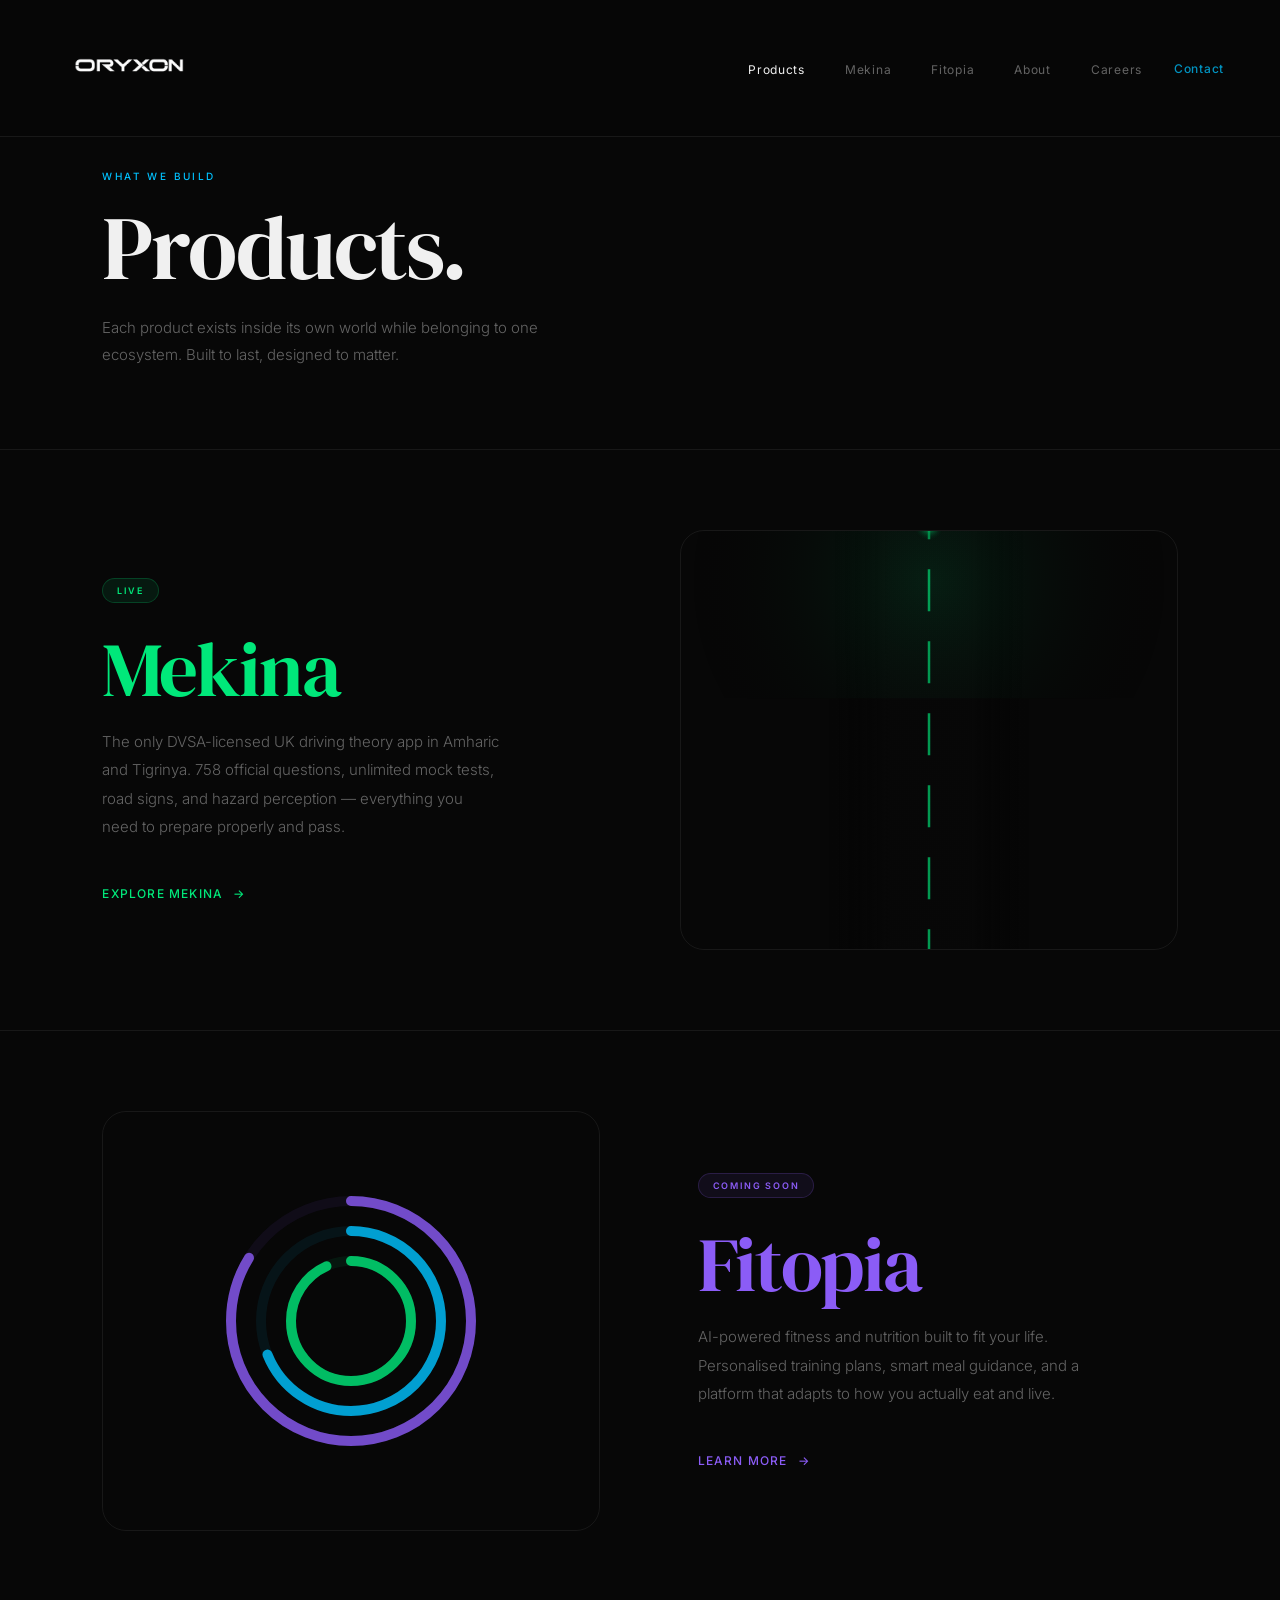
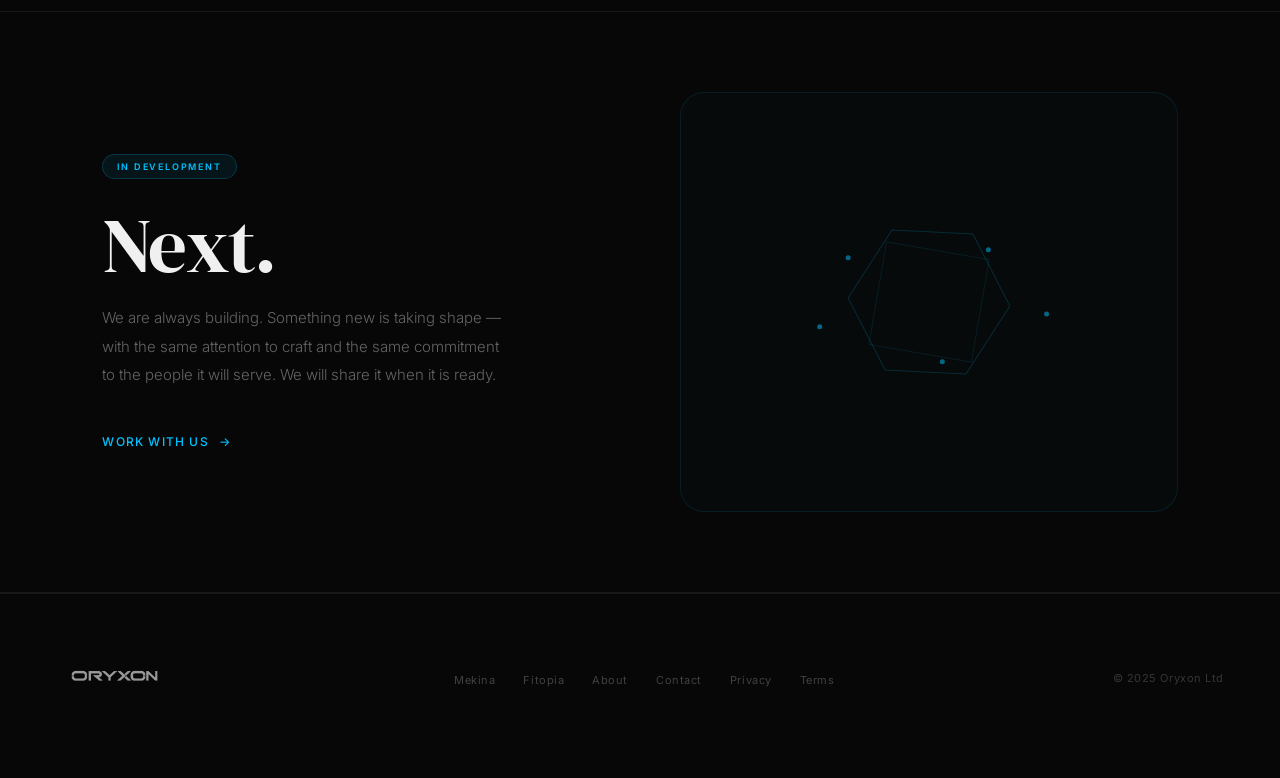
<file: products/index.html>
<!DOCTYPE html>
<html lang="en">
<head>
<meta charset="UTF-8"><meta name="viewport" content="width=device-width, initial-scale=1.0">
<title>Products — Oryxon</title>
<meta name="description" content="Oryxon products: Mekina, the UK driving theory app in Amharic and Tigrinya, and Fitopia, an AI fitness platform.">
<meta property="og:title" content="Oryxon Products"><meta property="og:url" content="https://oryxon.co.uk/products">
<link rel="icon" type="image/png" href="/favicon.png">
<link rel="preconnect" href="https://fonts.googleapis.com"><link rel="preconnect" href="https://fonts.gstatic.com" crossorigin>
<link href="https://fonts.googleapis.com/css2?family=DM+Serif+Display:ital@0;1&family=Inter:wght@200;300;400;500;600&display=swap" rel="stylesheet">
<style>
*, *::before, *::after { box-sizing: border-box; margin: 0; padding: 0; }

:root {
  --void: #070707;
  --blue: #00C2FF;
  --green: #00E87A;
  --purple: #8B5CF6;
  --text: #f0f0f0;
  --muted: rgba(240,240,240,0.35);
  --glass: rgba(255,255,255,0.04);
  --border: rgba(255,255,255,0.07);
  --serif: 'DM Serif Display', Georgia, serif;
  --sans: 'Inter', system-ui, sans-serif;
}

html { scroll-behavior: smooth; }

body {
  background: var(--void);
  color: var(--text);
  font-family: var(--sans);
  overflow-x: hidden;
  -webkit-font-smoothing: antialiased;
  cursor: none;
}

/* CURSOR — particle trail (canvas) */
#cursor, #cursor-ring { display: none; }

/* NAV */
nav {
  position: fixed; top: 0; left: 0; right: 0; z-index: 100;
  display: flex; align-items: center; justify-content: space-between;
  padding: 32px 56px;
  transition: padding 0.4s, background 0.4s;
}
nav.scrolled {
  padding: 18px 56px;
  background: rgba(7,7,7,0.8);
  backdrop-filter: blur(24px);
  border-bottom: 1px solid var(--border);
}
.nav-logo {
  font-family: var(--sans); font-size: 14px; font-weight: 600;
  letter-spacing: 0.14em; text-transform: uppercase;
  color: var(--text); text-decoration: none;
}
.nav-logo em { color: var(--blue); font-style: normal; }
.nav-logo img { height: 100px; display: block; }
.nav-links { display: flex; gap: 40px; list-style: none; margin-left: auto; margin-right: 32px; }
.nav-links a {
  font-size: 12px; font-weight: 400; letter-spacing: 0.06em;
  color: rgba(240,240,240,0.4); text-decoration: none; transition: color 0.2s;
}
.nav-links a:hover, .nav-links a.active { color: var(--text); }
.nav-contact {
  font-size: 12px; font-weight: 500; letter-spacing: 0.06em;
  color: var(--blue); text-decoration: none; opacity: 0.75; transition: opacity 0.2s;
}
.nav-contact:hover { opacity: 1; }

/* PAGE TRANSITIONS */
.page-wrap {
  opacity: 0;
  animation: pageIn 0.7s ease forwards;
}
@keyframes pageIn {
  from { opacity: 0; transform: translateY(16px); }
  to { opacity: 1; transform: translateY(0); }
}

/* SECTION UTILS */
.section-label {
  display: block; font-size: 10px; font-weight: 500;
  letter-spacing: 0.24em; text-transform: uppercase; color: var(--blue); margin-bottom: 20px;
}
.reveal {
  opacity: 0; transform: translateY(24px);
  transition: opacity 0.9s ease, transform 0.9s ease;
}
.reveal.visible { opacity: 1; transform: translateY(0); }

/* BUTTONS */
.btn-primary {
  display: inline-flex; align-items: center; gap: 10px;
  font-size: 12px; font-weight: 500; letter-spacing: 0.1em; text-transform: uppercase;
  color: #000; background: var(--blue); text-decoration: none;
  padding: 14px 36px; border-radius: 100px; transition: all 0.25s;
  border: none; 
}
.btn-primary:hover { transform: translateY(-2px); box-shadow: 0 0 40px rgba(0,194,255,0.35); }

.btn-ghost {
  display: inline-flex; align-items: center; gap: 10px;
  font-size: 12px; font-weight: 500; letter-spacing: 0.1em; text-transform: uppercase;
  color: var(--text); text-decoration: none;
  padding: 14px 36px; border-radius: 100px;
  border: 1px solid var(--border); transition: all 0.25s; 
}
.btn-ghost:hover { border-color: rgba(0,194,255,0.4); color: var(--blue); background: rgba(0,194,255,0.05); }

/* FOOTER */
footer {
  border-top: 1px solid var(--border);
  padding: 44px 56px;
  display: flex; align-items: center; justify-content: space-between;
}
.footer-logo { font-size: 12px; font-weight: 600; letter-spacing: 0.14em; text-transform: uppercase; }
.footer-logo em { color: var(--blue); font-style: normal; }
.footer-logo img { height: 80px; display: block; }
.footer-links { display: flex; gap: 28px; list-style: none; }
.footer-links a { font-size: 11px; color: rgba(240,240,240,0.25); text-decoration: none; letter-spacing: 0.05em; transition: color 0.2s; }
.footer-links a:hover { color: rgba(240,240,240,0.5); }
.footer-copy { font-size: 11px; color: rgba(240,240,240,0.2); letter-spacing: 0.05em; }

/* GLASS CARD */
.glass-card {
  background: rgba(255,255,255,0.03);
  border: 1px solid var(--border);
  border-radius: 20px;
  backdrop-filter: blur(12px);
}

/* APP STORE BTN */
.appstore-btn {
  display: inline-flex; align-items: center; gap: 12px;
  background: rgba(255,255,255,0.04); border: 1px solid rgba(255,255,255,0.12);
  border-radius: 12px; padding: 12px 22px;
  text-decoration: none; color: var(--text); opacity: 0.4;
  pointer-events: none; cursor: default;
  transition: none;
}
.appstore-btn svg { flex-shrink: 0; }
.appstore-btn-text { display: flex; flex-direction: column; gap: 1px; }
.appstore-btn-sub { font-size: 9px; font-weight: 400; letter-spacing: 0.06em; opacity: 0.7; }
.appstore-btn-label { font-size: 15px; font-weight: 600; letter-spacing: -0.01em; }

@media (max-width: 900px) {
  nav { padding: 20px 24px; }
  nav.scrolled { padding: 14px 24px; }
  .nav-links { display: none; }
  footer { flex-direction: column; gap: 20px; text-align: center; padding: 32px 24px; }
  .footer-links { flex-wrap: wrap; justify-content: center; }
}
</style>
<style>
#hero{min-height:50vh;display:flex;align-items:flex-end;padding:0 8vw 80px;border-bottom:1px solid var(--border);}
.page-title{font-family:var(--serif);font-size:clamp(52px,7vw,100px);font-weight:400;letter-spacing:-0.025em;line-height:1.02;margin-bottom:20px;}
.page-sub{font-size:15px;font-weight:300;color:rgba(240,240,240,0.4);line-height:1.85;max-width:480px;}
.product-row{display:grid;grid-template-columns:1fr 1fr;align-items:center;padding:80px 8vw;border-bottom:1px solid var(--border);gap:80px;min-height:60vh;}
.product-row.flip{direction:rtl;}
.product-row.flip .pr-content,.product-row.flip .pr-visual{direction:ltr;}
.pr-content{max-width:480px;}
.pr-status{display:inline-block;font-size:9px;font-weight:600;letter-spacing:0.2em;text-transform:uppercase;padding:6px 14px;border-radius:100px;margin-bottom:28px;}
.pr-name{font-family:var(--serif);font-size:clamp(52px,6vw,80px);font-weight:400;letter-spacing:-0.025em;line-height:1;margin-bottom:20px;}
.pr-desc{font-size:15px;font-weight:300;line-height:1.9;color:rgba(240,240,240,0.4);margin-bottom:40px;max-width:400px;}
.pr-link{display:inline-flex;align-items:center;gap:10px;font-size:12px;font-weight:500;letter-spacing:0.1em;text-transform:uppercase;text-decoration:none;transition:gap 0.2s;}
.pr-link:hover{gap:16px;}
.pr-visual{height:420px;border-radius:24px;position:relative;overflow:hidden;border:1px solid var(--border);}
.pr-visual canvas{position:absolute;inset:0;width:100%;height:100%;}
@media(max-width:900px){
  #hero{padding:100px 24px 60px;}
  .product-row,.product-row.flip{grid-template-columns:1fr;padding:60px 24px;gap:40px;direction:ltr;}
  .pr-visual{height:280px;}
}

/* ── MOBILE NAV ── */
.hamburger {
  display: none;
  flex-direction: column;
  gap: 5px;
  cursor: pointer;
  padding: 4px;
  z-index: 200;
}
.hamburger span {
  display: block;
  width: 24px;
  height: 1.5px;
  background: var(--text, #f0f0f0);
  transition: all 0.3s ease;
}
.hamburger.open span:nth-child(1) { transform: translateY(6.5px) rotate(45deg); }
.hamburger.open span:nth-child(2) { opacity: 0; }
.hamburger.open span:nth-child(3) { transform: translateY(-6.5px) rotate(-45deg); }

.mobile-menu {
  display: none;
  position: fixed;
  inset: 0;
  background: rgba(4,4,7,0.97);
  backdrop-filter: blur(24px);
  z-index: 150;
  flex-direction: column;
  align-items: center;
  justify-content: center;
  gap: 36px;
}
.mobile-menu.open { display: flex; }
.mobile-menu a {
  font-size: 28px;
  font-weight: 300;
  color: rgba(240,240,240,0.85);
  text-decoration: none;
  letter-spacing: 0.08em;
  transition: color 0.2s;
}
.mobile-menu a:hover { color: var(--blue, #00C2FF); }
.mobile-menu-close {
  position: absolute;
  top: 28px;
  right: 28px;
  font-size: 28px;
  color: rgba(240,240,240,0.4);
  cursor: pointer;
  background: none;
  border: none;
  line-height: 1;
}

@media (max-width: 900px) {
  .hamburger { display: flex; }
  .nav-links { display: none !important; }
  .nav-contact { display: none; }
  nav img { height: 28px !important; }
  .nav-logo img { height: 100px !important; }
  .footer-logo img { height: 80px !important; }
}

</style>
<link rel="stylesheet" href="/mobile.css">
</head>
<body>

<div id="cursor"></div>
<div id="cursor-ring"></div>

<nav id="site-nav" class="scrolled">
  <a href="/" class="nav-logo"><img src="/logo.png" alt="Oryxon" ></a>
  <ul class="nav-links">
    <li><a href="index.html" class="active">Products</a></li>
    <li><a href="/mekina/">Mekina</a></li>
    <li><a href="/fitopia/">Fitopia</a></li>
    <li><a href="/about/">About</a></li>
    <li><a href="/careers/">Careers</a></li>
  </ul>
  <a href="/contact/" class="nav-contact">Contact</a>
<!-- MOBILE HAMBURGER + FULLSCREEN MENU -->
<button class="hamburger" id="hamburger" aria-label="Open navigation" aria-expanded="false">
  <span></span><span></span><span></span>
</button>
</nav>
<div class="mobile-menu" id="mobile-menu" role="dialog" aria-modal="true" aria-label="Navigation">
  <button class="mobile-menu-close" id="mobile-menu-close" aria-label="Close navigation">&#x2715;</button>
  <a href="/">Home</a>
  <a href="index.html">Products</a>
  <a href="/mekina/">Mekina</a>
  <a href="/fitopia/">Fitopia</a>
  <a href="/about/">About</a>
  <a href="/careers/">Careers</a>
  <a href="/contact/" class="mobile-menu-contact">Contact →</a>
</div>
<div class="page-wrap">
<section id="hero">
  <div>
    <span class="section-label reveal">What we build</span>
    <h1 class="page-title reveal">Products.</h1>
    <p class="page-sub reveal">Each product exists inside its own world while belonging to one ecosystem. Built to last, designed to matter.</p>
  </div>
</section>

<div class="product-row reveal">
  <div class="pr-content">
    <span class="pr-status" style="background:rgba(0,232,122,0.08);color:var(--green);border:1px solid rgba(0,232,122,0.2);">Live</span>
    <div class="pr-name" style="color:var(--green);">Mekina</div>
    <p class="pr-desc">The only DVSA-licensed UK driving theory app in Amharic and Tigrinya. 758 official questions, unlimited mock tests, road signs, and hazard perception — everything you need to prepare properly and pass.</p>
    <a href="/mekina/" class="pr-link" style="color:var(--green);">Explore Mekina <span>→</span></a>
  </div>
  <div class="pr-visual"><canvas id="mekina-vis"></canvas></div>
</div>

<div class="product-row flip reveal">
  <div class="pr-content">
    <span class="pr-status" style="background:rgba(139,92,246,0.08);color:var(--purple);border:1px solid rgba(139,92,246,0.2);">Coming Soon</span>
    <div class="pr-name" style="color:var(--purple);">Fitopia</div>
    <p class="pr-desc">AI-powered fitness and nutrition built to fit your life. Personalised training plans, smart meal guidance, and a platform that adapts to how you actually eat and live.</p>
    <a href="/fitopia/" class="pr-link" style="color:var(--purple);">Learn more <span>→</span></a>
  </div>
  <div class="pr-visual"><canvas id="fitopia-vis"></canvas></div>
</div>

<div class="product-row reveal">
  <div class="pr-content">
    <span class="pr-status" style="background:rgba(0,194,255,0.08);color:var(--blue);border:1px solid rgba(0,194,255,0.2);">In Development</span>
    <div class="pr-name">Next.</div>
    <p class="pr-desc">We are always building. Something new is taking shape — with the same attention to craft and the same commitment to the people it will serve. We will share it when it is ready.</p>
    <a href="/contact/" class="pr-link" style="color:var(--blue);">Work with us <span>→</span></a>
  </div>
  <div class="pr-visual" style="border-color:rgba(0,194,255,0.1);background:rgba(0,194,255,0.02);"><canvas id="future-vis"></canvas></div>
</div>

<footer>
  <div class="footer-logo"><img src="/logo.png" alt="Oryxon" ></div>
  <ul class="footer-links">
    <li><a href="/mekina/">Mekina</a></li><li><a href="/fitopia/">Fitopia</a></li>
    <li><a href="/about/">About</a></li><li><a href="/contact/">Contact</a></li>
    <li><a href="/privacy/">Privacy</a></li><li><a href="/terms/">Terms</a></li>
  </ul>
  <div class="footer-copy">© 2025 Oryxon Ltd</div>
</footer>
</div>
<script>

(function(){const nav=document.getElementById('site-nav');if(!nav)return;const s=document.createElement('div');s.style.cssText='position:absolute;top:80px;height:1px;width:1px;pointer-events:none;';document.body.prepend(s);new IntersectionObserver(([e])=>{nav.classList.toggle('scrolled',!e.isIntersecting);}).observe(s);nav.classList.add('scrolled');})();
function roadCanvas(id,col){const c=document.getElementById(id),ctx=c.getContext('2d');let W,H,T=0;function r(){W=c.width=c.offsetWidth||600;H=c.height=c.offsetHeight||420;}setTimeout(r,50);window.addEventListener('resize',r);
(function d(){if(!W){requestAnimationFrame(d);return;}ctx.clearRect(0,0,W,H);T+=0.012;const cx2=W*.5;
const rg=ctx.createLinearGradient(cx2-100,0,cx2+100,0);rg.addColorStop(0,'rgba(0,0,0,0)');rg.addColorStop(.3,'rgba(8,8,8,.9)');rg.addColorStop(.7,'rgba(8,8,8,.9)');rg.addColorStop(1,'rgba(0,0,0,0)');
ctx.fillStyle=rg;ctx.fillRect(cx2-100,0,200,H);
const dl=42,gp=30,tot=dl+gp,off=(T*55)%tot;ctx.strokeStyle=`rgba(${col},.65)`;ctx.lineWidth=2.5;ctx.setLineDash([dl,gp]);ctx.lineDashOffset=-off;ctx.beginPath();ctx.moveTo(cx2,-tot);ctx.lineTo(cx2,H+tot);ctx.stroke();ctx.setLineDash([]);
const hg=ctx.createRadialGradient(cx2,H*.12,0,cx2,H*.12,240);hg.addColorStop(0,`rgba(${col},.1)`);hg.addColorStop(1,'transparent');ctx.fillStyle=hg;ctx.fillRect(0,0,W,H*.4);
const cy2=((T*50)%(H+80))-40;const cg=ctx.createRadialGradient(cx2,cy2,0,cx2,cy2,16);cg.addColorStop(0,`rgba(${col},.85)`);cg.addColorStop(1,'transparent');ctx.fillStyle=cg;ctx.beginPath();ctx.arc(cx2,cy2,16,0,Math.PI*2);ctx.fill();ctx.fillStyle=`rgba(${col},1)`;ctx.beginPath();ctx.arc(cx2,cy2,3,0,Math.PI*2);ctx.fill();
requestAnimationFrame(d);})()} roadCanvas('mekina-vis','0,232,122');
function ringsCanvas(id){const c=document.getElementById(id),ctx=c.getContext('2d');let W,H,T=0;function r(){W=c.width=c.offsetWidth||600;H=c.height=c.offsetHeight||420;}setTimeout(r,50);window.addEventListener('resize',r);
(function d(){if(!W){requestAnimationFrame(d);return;}ctx.clearRect(0,0,W,H);T+=0.01;const cx2=W*.5,cy2=H*.5;
[{r:120,p:.82,c:'139,92,246'},{r:90,p:.65,c:'0,194,255'},{r:60,p:.91,c:'0,232,122'}].forEach((rg,i)=>{
const end=-Math.PI/2+(rg.p+Math.sin(T*rg.p+i)*.04)*Math.PI*2;ctx.strokeStyle=`rgba(${rg.c},.07)`;ctx.lineWidth=10;ctx.lineCap='round';ctx.beginPath();ctx.arc(cx2,cy2,rg.r,0,Math.PI*2);ctx.stroke();ctx.strokeStyle=`rgba(${rg.c},.8)`;ctx.lineWidth=10;ctx.beginPath();ctx.arc(cx2,cy2,rg.r,-Math.PI/2,end);ctx.stroke();});
requestAnimationFrame(d);})()} ringsCanvas('fitopia-vis');
function futureCanvas(id){const c=document.getElementById(id),ctx=c.getContext('2d');let W,H,T=0;function r(){W=c.width=c.offsetWidth||600;H=c.height=c.offsetHeight||420;}setTimeout(r,50);window.addEventListener('resize',r);
(function d(){if(!W){requestAnimationFrame(d);return;}ctx.clearRect(0,0,W,H);T+=0.007;const cx2=W*.5,cy2=H*.5;
for(let x=0;x<W;x+=40)for(let y=0;y<H;y+=40){ctx.fillStyle='rgba(0,194,255,0.025)';ctx.beginPath();ctx.arc(x,y,1,0,Math.PI*2);ctx.fill();}
ctx.save();ctx.translate(cx2,cy2);ctx.rotate(T*.12);ctx.strokeStyle='rgba(0,194,255,0.18)';ctx.lineWidth=1;ctx.beginPath();for(let i=0;i<=6;i++){const a=i/6*Math.PI*2,r2=80+Math.sin(T*.4)*6;if(i===0)ctx.moveTo(r2*Math.cos(a),r2*Math.sin(a));else ctx.lineTo(r2*Math.cos(a),r2*Math.sin(a));}ctx.stroke();ctx.rotate(T*.3);ctx.strokeStyle='rgba(0,194,255,0.1)';ctx.strokeRect(-52,-52,104,104);ctx.restore();
for(let i=0;i<5;i++){const a=T*.5+i/5*Math.PI*2,ox=cx2+120*Math.cos(a),oy=cy2+60*Math.sin(a);ctx.fillStyle='rgba(0,194,255,0.5)';ctx.beginPath();ctx.arc(ox,oy,2.5,0,Math.PI*2);ctx.fill();}
requestAnimationFrame(d);})()} futureCanvas('future-vis');
const io=new IntersectionObserver(e=>e.forEach(en=>{if(en.isIntersecting)en.target.classList.add('visible');}),{threshold:.1});
document.querySelectorAll('.reveal').forEach(el=>io.observe(el));
setTimeout(()=>document.querySelectorAll('#hero .reveal').forEach(el=>el.classList.add('visible')),100);
</script>


<script>
/* ── MOBILE REVEAL FALLBACK ── */
(function(){
  if(window.innerWidth > 900) return;
  setTimeout(function(){
    document.querySelectorAll('.reveal').forEach(function(el){
      el.classList.add('visible');
    });
  }, 200);
})();
</script>
<script>
(function(){
  var btn=document.getElementById('hamburger');
  var menu=document.getElementById('mobile-menu');
  var closeBtn=document.getElementById('mobile-menu-close');
  if(!btn||!menu||!closeBtn)return;
  function openMenu(){btn.classList.add('open');menu.classList.add('open');btn.setAttribute('aria-expanded','true');document.body.style.overflow='hidden';}
  function closeMenu(){btn.classList.remove('open');menu.classList.remove('open');btn.setAttribute('aria-expanded','false');document.body.style.overflow='';}
  btn.addEventListener('click',function(){menu.classList.contains('open')?closeMenu():openMenu();});
  closeBtn.addEventListener('click',closeMenu);
  menu.querySelectorAll('a').forEach(function(a){a.addEventListener('click',closeMenu);});
  document.addEventListener('keydown',function(e){if(e.key==='Escape'&&menu.classList.contains('open'))closeMenu();});
})();
</script>
<script>
(function(){document.querySelectorAll('a[href]').forEach(link=>{const href=link.getAttribute('href');if(!href||href.startsWith('#')||href.startsWith('mailto:')||href.startsWith('http')||link.target==='_blank')return;link.addEventListener('click',e=>{e.preventDefault();const w=document.querySelector('.page-wrap');if(w){w.style.transition='opacity 0.28s ease,transform 0.28s ease';w.style.opacity='0';w.style.transform='translateY(-6px)';}setTimeout(()=>window.location.href=href,280);});});})();
(function(){const cv=document.createElement('canvas');cv.style.cssText='position:fixed;inset:0;pointer-events:none;z-index:9999;';document.body.appendChild(cv);const ctx=cv.getContext('2d');let W,H;function r(){W=cv.width=innerWidth;H=cv.height=innerHeight;}r();window.addEventListener('resize',r);let mx=-999,my=-999,ls=0;const pts=[];document.addEventListener('mousemove',e=>{mx=e.clientX;my=e.clientY;const n=performance.now();if(n-ls>18){pts.push({x:mx,y:my,t:n});ls=n;}});document.addEventListener('mouseleave',()=>{mx=-999;});(function d(){requestAnimationFrame(d);ctx.clearRect(0,0,W,H);const n=performance.now(),L=420;for(let i=pts.length-1;i>=0;i--){const p=pts[i],age=n-p.t;if(age>L){pts.splice(i,1);continue;}const t=age/L,a=(1-t)*0.75,s=3.5*(1-t*0.85);ctx.beginPath();ctx.arc(p.x,p.y,s,0,Math.PI*2);ctx.fillStyle=`rgba(0,194,255,${a})`;ctx.fill();}if(mx>0){ctx.beginPath();ctx.arc(mx,my,3,0,Math.PI*2);ctx.fillStyle='rgba(0,194,255,0.95)';ctx.fill();}})();})();
</script>
</body>
</html>
</file>
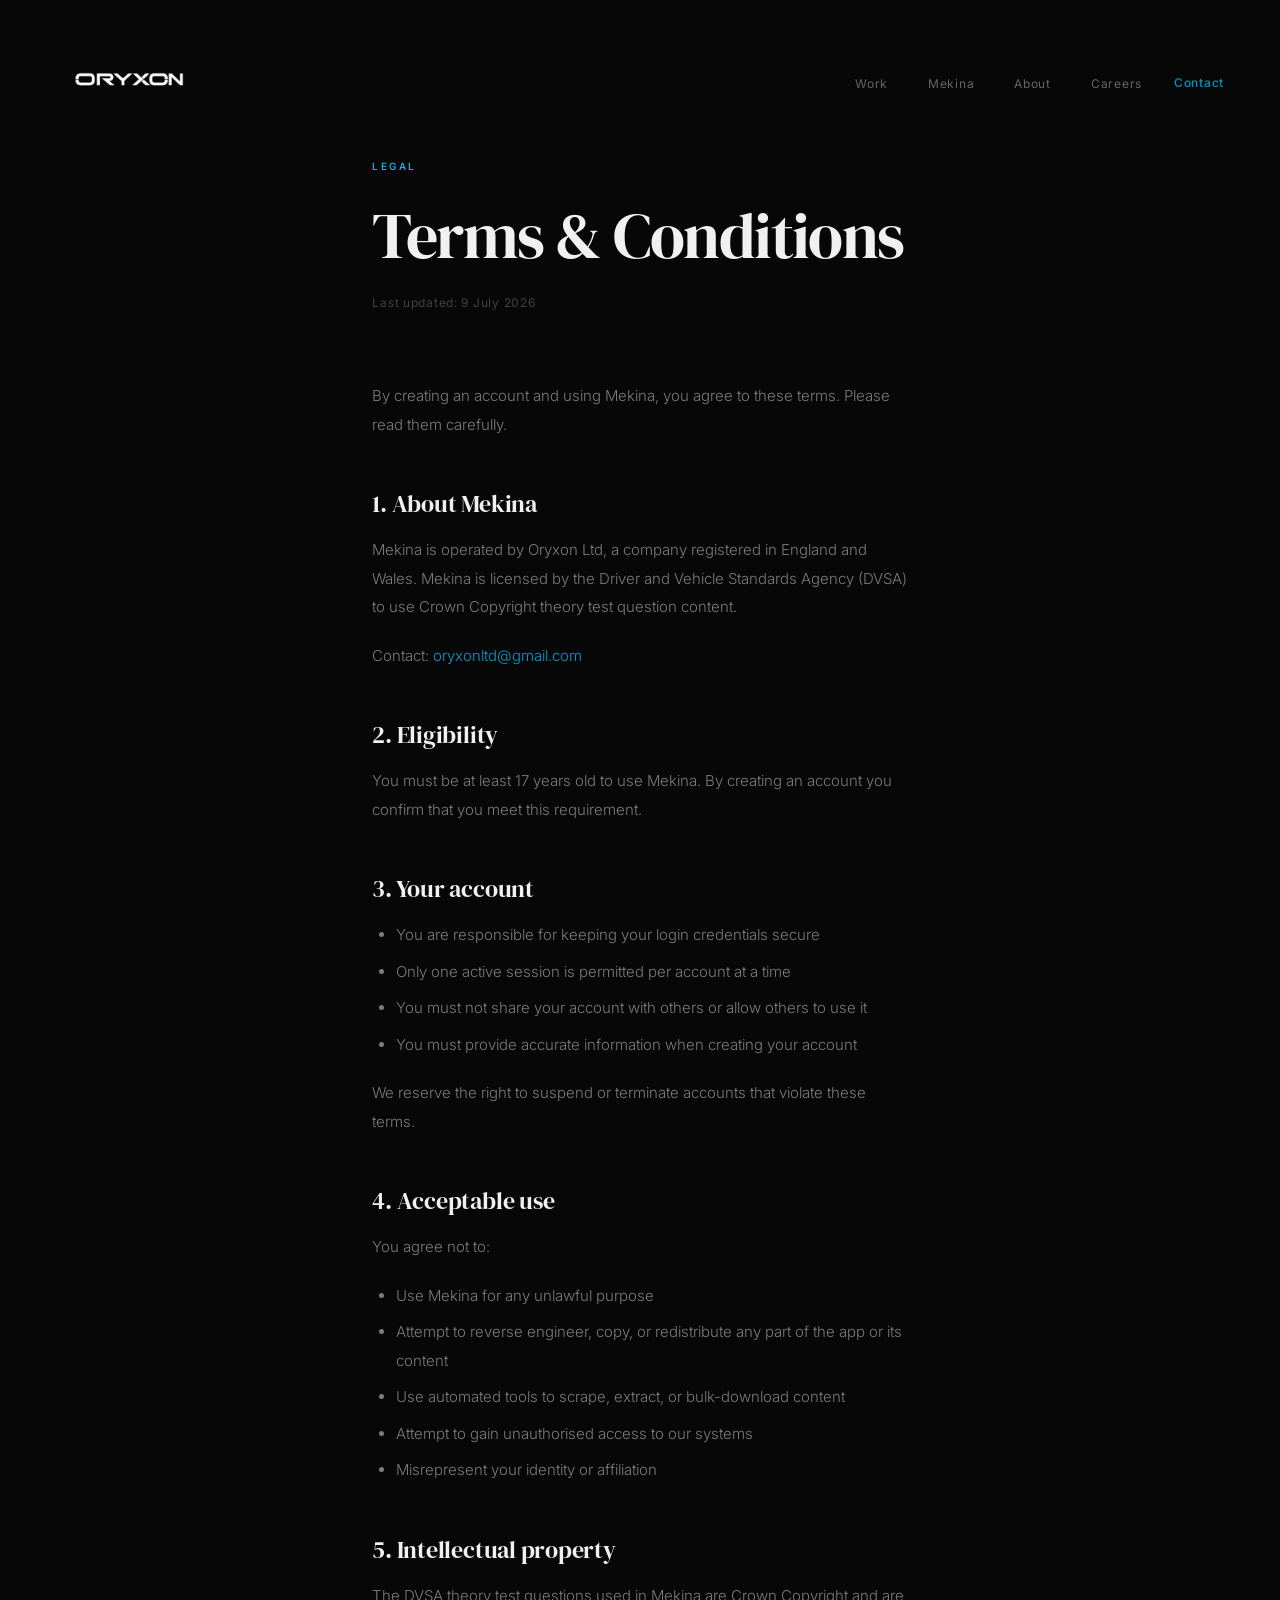
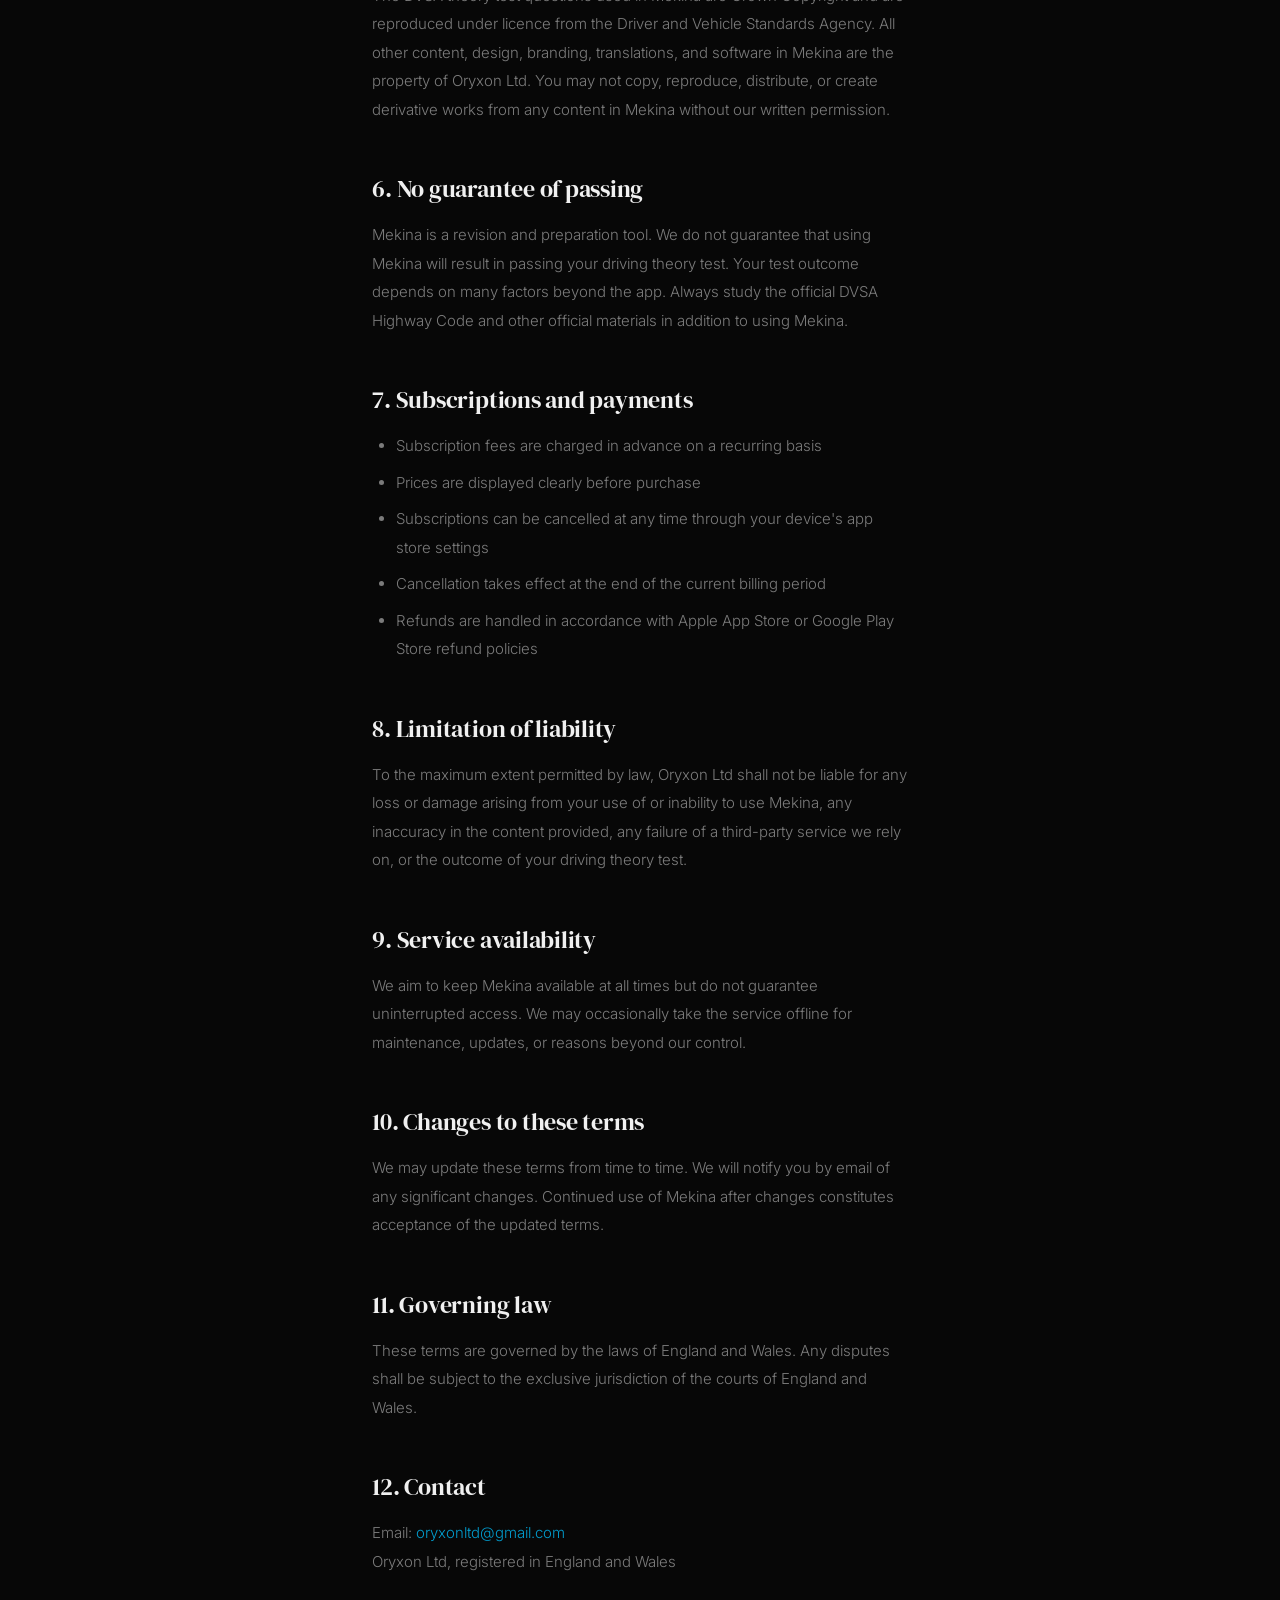
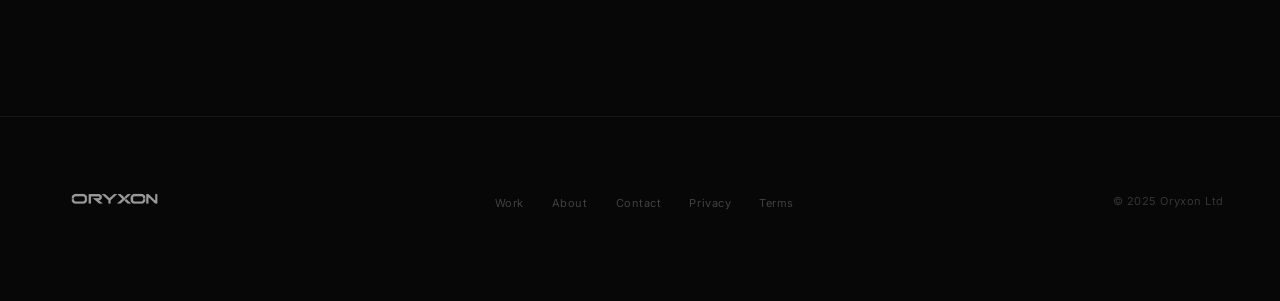
<file: terms/index.html>
<!DOCTYPE html>
<html lang="en">
<head>
<meta charset="UTF-8"><meta name="viewport" content="width=device-width, initial-scale=1.0">
<title>Terms of Service — Oryxon</title>
<link rel="icon" type="image/png" href="/favicon.png">
<link rel="preconnect" href="https://fonts.googleapis.com"><link rel="preconnect" href="https://fonts.gstatic.com" crossorigin>
<link href="https://fonts.googleapis.com/css2?family=DM+Serif+Display:ital@0;1&family=Inter:wght@200;300;400;500;600&display=swap" rel="stylesheet">
<style>
*, *::before, *::after { box-sizing: border-box; margin: 0; padding: 0; }

:root {
  --void: #070707;
  --blue: #00C2FF;
  --green: #00E87A;
  --purple: #8B5CF6;
  --text: #f0f0f0;
  --muted: rgba(240,240,240,0.35);
  --glass: rgba(255,255,255,0.04);
  --border: rgba(255,255,255,0.07);
  --serif: 'DM Serif Display', Georgia, serif;
  --sans: 'Inter', system-ui, sans-serif;
}

html { scroll-behavior: smooth; }

body {
  background: var(--void);
  color: var(--text);
  font-family: var(--sans);
  overflow-x: hidden;
  -webkit-font-smoothing: antialiased;
}

/* NAV */
nav {
  position: fixed; top: 0; left: 0; right: 0; z-index: 100;
  display: flex; align-items: center; justify-content: space-between;
  padding: 32px 56px;
  transition: padding 0.4s, background 0.4s;
}
nav.scrolled {
  padding: 18px 56px;
  background: rgba(7,7,7,0.8);
  backdrop-filter: blur(24px);
  border-bottom: 1px solid var(--border);
}
.nav-logo {
  font-family: var(--sans); font-size: 14px; font-weight: 600;
  letter-spacing: 0.14em; text-transform: uppercase;
  color: var(--text); text-decoration: none;
}
.nav-logo em { color: var(--blue); font-style: normal; }
.nav-logo img { height: 100px; display: block; }
.nav-links { display: flex; gap: 40px; list-style: none; margin-left: auto; margin-right: 32px; }
.nav-links a {
  font-size: 12px; font-weight: 400; letter-spacing: 0.06em;
  color: rgba(240,240,240,0.4); text-decoration: none; transition: color 0.2s;
}
.nav-links a:hover, .nav-links a.active { color: var(--text); }
.nav-contact {
  font-size: 12px; font-weight: 500; letter-spacing: 0.06em;
  color: var(--blue); text-decoration: none; opacity: 0.75; transition: opacity 0.2s;
}
.nav-contact:hover { opacity: 1; }

/* PAGE TRANSITIONS */
.page-wrap {
  opacity: 0;
  animation: pageIn 0.7s ease forwards;
}
@keyframes pageIn {
  from { opacity: 0; transform: translateY(16px); }
  to { opacity: 1; transform: translateY(0); }
}

/* SECTION UTILS */
.section-label {
  display: block; font-size: 10px; font-weight: 500;
  letter-spacing: 0.24em; text-transform: uppercase; color: var(--blue); margin-bottom: 20px;
}
.reveal {
  opacity: 0; transform: translateY(24px);
  transition: opacity 0.9s ease, transform 0.9s ease;
}
.reveal.visible { opacity: 1; transform: translateY(0); }

/* BUTTONS */
.btn-primary {
  display: inline-flex; align-items: center; gap: 10px;
  font-size: 12px; font-weight: 500; letter-spacing: 0.1em; text-transform: uppercase;
  color: #000; background: var(--blue); text-decoration: none;
  padding: 14px 36px; border-radius: 100px; transition: all 0.25s;
  border: none; cursor: none;
}
.btn-primary:hover { transform: translateY(-2px); box-shadow: 0 0 40px rgba(0,194,255,0.35); }

.btn-ghost {
  display: inline-flex; align-items: center; gap: 10px;
  font-size: 12px; font-weight: 500; letter-spacing: 0.1em; text-transform: uppercase;
  color: var(--text); text-decoration: none;
  padding: 14px 36px; border-radius: 100px;
  border: 1px solid var(--border); transition: all 0.25s; cursor: none;
}
.btn-ghost:hover { border-color: rgba(0,194,255,0.4); color: var(--blue); background: rgba(0,194,255,0.05); }

/* FOOTER */
footer {
  border-top: 1px solid var(--border);
  padding: 44px 56px;
  display: flex; align-items: center; justify-content: space-between;
}
.footer-logo { font-size: 12px; font-weight: 600; letter-spacing: 0.14em; text-transform: uppercase; }
.footer-logo em { color: var(--blue); font-style: normal; }
.footer-logo img { height: 80px; display: block; }
.footer-links { display: flex; gap: 28px; list-style: none; }
.footer-links a { font-size: 11px; color: rgba(240,240,240,0.25); text-decoration: none; letter-spacing: 0.05em; transition: color 0.2s; }
.footer-links a:hover { color: rgba(240,240,240,0.5); }
.footer-copy { font-size: 11px; color: rgba(240,240,240,0.2); letter-spacing: 0.05em; }

/* GLASS CARD */
.glass-card {
  background: rgba(255,255,255,0.03);
  border: 1px solid var(--border);
  border-radius: 20px;
  backdrop-filter: blur(12px);
}

/* APP STORE BTN */
.appstore-btn {
  display: inline-flex; align-items: center; gap: 12px;
  background: rgba(255,255,255,0.04); border: 1px solid rgba(255,255,255,0.12);
  border-radius: 12px; padding: 12px 22px;
  text-decoration: none; color: var(--text); opacity: 0.4;
  pointer-events: none; cursor: default;
  transition: none;
}
.appstore-btn svg { flex-shrink: 0; }
.appstore-btn-text { display: flex; flex-direction: column; gap: 1px; }
.appstore-btn-sub { font-size: 9px; font-weight: 400; letter-spacing: 0.06em; opacity: 0.7; }
.appstore-btn-label { font-size: 15px; font-weight: 600; letter-spacing: -0.01em; }

@media (max-width: 900px) {
  nav { padding: 20px 24px; }
  nav.scrolled { padding: 14px 24px; }
  .nav-links { display: none; }
  footer { flex-direction: column; gap: 20px; text-align: center; padding: 32px 24px; }
  .footer-links { flex-wrap: wrap; justify-content: center; }
}
</style>
<style>
.legal-wrap{max-width:740px;margin:0 auto;padding:160px 8vw 120px;}
.legal-title{font-family:var(--serif);font-size:clamp(40px,5vw,68px);font-weight:400;letter-spacing:-0.025em;margin-bottom:16px;}
.legal-date{font-size:12px;color:rgba(240,240,240,0.25);letter-spacing:0.06em;margin-bottom:72px;}
.legal-body h2{font-family:var(--serif);font-size:24px;font-weight:400;letter-spacing:-0.01em;margin:48px 0 16px;}
.legal-body p{font-size:15px;font-weight:300;line-height:1.9;color:rgba(240,240,240,0.5);margin-bottom:20px;}
.legal-body ul{font-size:15px;font-weight:300;line-height:1.9;color:rgba(240,240,240,0.5);padding-left:24px;margin-bottom:20px;}
.legal-body li{margin-bottom:8px;}
.legal-body a{color:var(--blue);text-decoration:none;opacity:0.8;}
.legal-body a:hover{opacity:1;}
@media(max-width:900px){.legal-wrap{padding:120px 24px 80px;}}

/* ── MOBILE NAV ── */
.hamburger {
  display: none;
  flex-direction: column;
  gap: 5px;
  cursor: pointer;
  padding: 4px;
  z-index: 200;
}
.hamburger span {
  display: block;
  width: 24px;
  height: 1.5px;
  background: var(--text, #f0f0f0);
  transition: all 0.3s ease;
}
.hamburger.open span:nth-child(1) { transform: translateY(6.5px) rotate(45deg); }
.hamburger.open span:nth-child(2) { opacity: 0; }
.hamburger.open span:nth-child(3) { transform: translateY(-6.5px) rotate(-45deg); }

.mobile-menu {
  display: none;
  position: fixed;
  inset: 0;
  background: rgba(4,4,7,0.97);
  backdrop-filter: blur(24px);
  z-index: 150;
  flex-direction: column;
  align-items: center;
  justify-content: center;
  gap: 36px;
}
.mobile-menu.open { display: flex; }
.mobile-menu a {
  font-size: 28px;
  font-weight: 300;
  color: rgba(240,240,240,0.85);
  text-decoration: none;
  letter-spacing: 0.08em;
  transition: color 0.2s;
}
.mobile-menu a:hover { color: var(--blue, #00C2FF); }
.mobile-menu-close {
  position: absolute;
  top: 28px;
  right: 28px;
  font-size: 28px;
  color: rgba(240,240,240,0.4);
  cursor: pointer;
  background: none;
  border: none;
  line-height: 1;
}

@media (max-width: 900px) {
  .hamburger { display: flex; }
  .nav-links { display: none !important; }
  .nav-contact { display: none; }
  nav img { height: 28px !important; }
  .nav-logo img { height: 100px !important; }
  .footer-logo img { height: 80px !important; }
}

</style>
<link rel="stylesheet" href="/mobile.css">
</head>
<body>
<nav id="site-nav" class="scrolled">
  <a href="/" class="nav-logo"><img src="/logo.png" alt="Oryxon" ></a>
  <ul class="nav-links">
    <li><a href="/products/">Work</a></li><li><a href="/mekina/">Mekina</a></li>
    <li><a href="/about/">About</a></li><li><a href="/careers/">Careers</a></li>
  </ul>
  <a href="/contact/" class="nav-contact">Contact</a>
<!-- MOBILE HAMBURGER + FULLSCREEN MENU -->
<button class="hamburger" id="hamburger" aria-label="Open navigation" aria-expanded="false">
  <span></span><span></span><span></span>
</button>
</nav>
<div class="mobile-menu" id="mobile-menu" role="dialog" aria-modal="true" aria-label="Navigation">
  <button class="mobile-menu-close" id="mobile-menu-close" aria-label="Close navigation">&#x2715;</button>
  <a href="/">Home</a>
  <a href="/products/">Work</a>
  <a href="/about/">About</a>
  <a href="/contact/" class="mobile-menu-contact">Contact →</a>
</div>
<div class="page-wrap">
<div class="legal-wrap">
  <span class="section-label">Legal</span>
  <h1 class="legal-title">Terms & Conditions</h1>
  <div class="legal-date">Last updated: 9 July 2026</div>
  <div class="legal-body">
    <p>By creating an account and using Mekina, you agree to these terms. Please read them carefully.</p>

    <h2>1. About Mekina</h2>
    <p>Mekina is operated by Oryxon Ltd, a company registered in England and Wales. Mekina is licensed by the Driver and Vehicle Standards Agency (DVSA) to use Crown Copyright theory test question content.</p>
    <p>Contact: <a href="mailto:oryxonltd@gmail.com">oryxonltd@gmail.com</a></p>

    <h2>2. Eligibility</h2>
    <p>You must be at least 17 years old to use Mekina. By creating an account you confirm that you meet this requirement.</p>

    <h2>3. Your account</h2>
    <ul>
      <li>You are responsible for keeping your login credentials secure</li>
      <li>Only one active session is permitted per account at a time</li>
      <li>You must not share your account with others or allow others to use it</li>
      <li>You must provide accurate information when creating your account</li>
    </ul>
    <p>We reserve the right to suspend or terminate accounts that violate these terms.</p>

    <h2>4. Acceptable use</h2>
    <p>You agree not to:</p>
    <ul>
      <li>Use Mekina for any unlawful purpose</li>
      <li>Attempt to reverse engineer, copy, or redistribute any part of the app or its content</li>
      <li>Use automated tools to scrape, extract, or bulk-download content</li>
      <li>Attempt to gain unauthorised access to our systems</li>
      <li>Misrepresent your identity or affiliation</li>
    </ul>

    <h2>5. Intellectual property</h2>
    <p>The DVSA theory test questions used in Mekina are Crown Copyright and are reproduced under licence from the Driver and Vehicle Standards Agency. All other content, design, branding, translations, and software in Mekina are the property of Oryxon Ltd. You may not copy, reproduce, distribute, or create derivative works from any content in Mekina without our written permission.</p>

    <h2>6. No guarantee of passing</h2>
    <p>Mekina is a revision and preparation tool. We do not guarantee that using Mekina will result in passing your driving theory test. Your test outcome depends on many factors beyond the app. Always study the official DVSA Highway Code and other official materials in addition to using Mekina.</p>

    <h2>7. Subscriptions and payments</h2>
    <ul>
      <li>Subscription fees are charged in advance on a recurring basis</li>
      <li>Prices are displayed clearly before purchase</li>
      <li>Subscriptions can be cancelled at any time through your device's app store settings</li>
      <li>Cancellation takes effect at the end of the current billing period</li>
      <li>Refunds are handled in accordance with Apple App Store or Google Play Store refund policies</li>
    </ul>

    <h2>8. Limitation of liability</h2>
    <p>To the maximum extent permitted by law, Oryxon Ltd shall not be liable for any loss or damage arising from your use of or inability to use Mekina, any inaccuracy in the content provided, any failure of a third-party service we rely on, or the outcome of your driving theory test.</p>

    <h2>9. Service availability</h2>
    <p>We aim to keep Mekina available at all times but do not guarantee uninterrupted access. We may occasionally take the service offline for maintenance, updates, or reasons beyond our control.</p>

    <h2>10. Changes to these terms</h2>
    <p>We may update these terms from time to time. We will notify you by email of any significant changes. Continued use of Mekina after changes constitutes acceptance of the updated terms.</p>

    <h2>11. Governing law</h2>
    <p>These terms are governed by the laws of England and Wales. Any disputes shall be subject to the exclusive jurisdiction of the courts of England and Wales.</p>

    <h2>12. Contact</h2>
    <p>Email: <a href="mailto:oryxonltd@gmail.com">oryxonltd@gmail.com</a><br>Oryxon Ltd, registered in England and Wales</p>
  </div>
</div>
<footer>
  <div class="footer-logo"><img src="/logo.png" alt="Oryxon" ></div>
  <ul class="footer-links">
    <li><a href="/products/">Work</a></li><li><a href="/about/">About</a></li>
    <li><a href="/contact/">Contact</a></li>
    <li><a href="/privacy/">Privacy</a></li><li><a href="/terms/">Terms</a></li>
  </ul>
  <div class="footer-copy">© 2025 Oryxon Ltd</div>
</footer>
</div>
<script>
/* Nav scroll */
(function(){
  const nav=document.getElementById('site-nav');
  if(!nav) return;
  const s=document.createElement('div');
  s.style.cssText='position:absolute;top:80px;height:1px;width:1px;pointer-events:none;';
  document.body.prepend(s);
  new IntersectionObserver(([e])=>{nav.classList.toggle('scrolled',!e.isIntersecting);}).observe(s);
  nav.classList.add('scrolled');
})();

/* Page transitions */
(function(){
  document.querySelectorAll('a[href]').forEach(link=>{
    const href=link.getAttribute('href');
    if(!href||href.startsWith('#')||href.startsWith('mailto:')||href.startsWith('http')||link.target==='_blank') return;
    link.addEventListener('click',e=>{
      e.preventDefault();
      const w=document.querySelector('.page-wrap');
      if(w){w.style.transition='opacity 0.28s ease,transform 0.28s ease';w.style.opacity='0';w.style.transform='translateY(-6px)';}
      setTimeout(()=>window.location.href=href,280);
    });
  });
})();
</script>


<script>
/* ── MOBILE REVEAL FALLBACK ── */
(function(){
  if(window.innerWidth > 900) return;
  setTimeout(function(){
    document.querySelectorAll('.reveal').forEach(function(el){
      el.classList.add('visible');
    });
  }, 200);
})();
</script>
<script>
(function(){
  var btn=document.getElementById('hamburger');
  var menu=document.getElementById('mobile-menu');
  var closeBtn=document.getElementById('mobile-menu-close');
  if(!btn||!menu||!closeBtn)return;
  function openMenu(){btn.classList.add('open');menu.classList.add('open');btn.setAttribute('aria-expanded','true');document.body.style.overflow='hidden';}
  function closeMenu(){btn.classList.remove('open');menu.classList.remove('open');btn.setAttribute('aria-expanded','false');document.body.style.overflow='';}
  btn.addEventListener('click',function(){menu.classList.contains('open')?closeMenu():openMenu();});
  closeBtn.addEventListener('click',closeMenu);
  menu.querySelectorAll('a').forEach(function(a){a.addEventListener('click',closeMenu);});
  document.addEventListener('keydown',function(e){if(e.key==='Escape'&&menu.classList.contains('open'))closeMenu();});
})();
</script>

</body>
</html>
</file>
<file: shared.css>
*, *::before, *::after { box-sizing: border-box; margin: 0; padding: 0; }

:root {
  --void: #070707;
  --blue: #00C2FF;
  --green: #00E87A;
  --purple: #8B5CF6;
  --text: #f0f0f0;
  --muted: rgba(240,240,240,0.35);
  --glass: rgba(255,255,255,0.04);
  --border: rgba(255,255,255,0.07);
  --serif: 'DM Serif Display', Georgia, serif;
  --sans: 'Inter', system-ui, sans-serif;
}

html { scroll-behavior: smooth; }

body {
  background: var(--void);
  color: var(--text);
  font-family: var(--sans);
  overflow-x: hidden;
  -webkit-font-smoothing: antialiased;
  cursor: none;
}

/* CURSOR — particle trail (canvas-drawn) */
#cursor, #cursor-ring { display: none; }

/* NAV */
nav {
  position: fixed; top: 0; left: 0; right: 0; z-index: 100;
  display: flex; align-items: center; justify-content: space-between;
  padding: 24px 56px;
  transition: padding 0.4s, background 0.4s;
}
nav.scrolled {
  padding: 16px 56px;
  background: rgba(7,7,7,0.88);
  backdrop-filter: blur(24px);
  border-bottom: 1px solid var(--border);
}
.nav-logo {
  font-family: var(--sans); font-size: 14px; font-weight: 600;
  letter-spacing: 0.14em; text-transform: uppercase;
  color: var(--text); text-decoration: none;
}
.nav-logo img { height: 100px; display: block; }
.nav-logo em { color: var(--blue); font-style: normal; }
.nav-links { display: flex; gap: 40px; list-style: none; margin-left: auto; margin-right: 32px; }
.nav-links a {
  font-size: 12px; font-weight: 400; letter-spacing: 0.06em;
  color: rgba(240,240,240,0.4); text-decoration: none; transition: color 0.2s;
}
.nav-links a:hover, .nav-links a.active { color: var(--text); }
.nav-contact {
  font-size: 12px; font-weight: 500; letter-spacing: 0.06em;
  color: var(--blue); text-decoration: none; opacity: 0.75; transition: opacity 0.2s;
}
.nav-contact:hover { opacity: 1; }

/* HAMBURGER */
.hamburger {
  display: none;
  flex-direction: column;
  gap: 5px;
  cursor: pointer;
  padding: 4px;
  background: none;
  border: none;
  z-index: 200;
}
.hamburger span {
  display: block;
  width: 24px;
  height: 1.5px;
  background: var(--text);
  transition: all 0.3s ease;
}
.hamburger.open span:nth-child(1) { transform: translateY(6.5px) rotate(45deg); }
.hamburger.open span:nth-child(2) { opacity: 0; }
.hamburger.open span:nth-child(3) { transform: translateY(-6.5px) rotate(-45deg); }

/* MOBILE FULLSCREEN MENU */
.mobile-menu {
  display: none;
  position: fixed;
  inset: 0;
  background: rgba(4,4,7,0.97);
  backdrop-filter: blur(24px);
  -webkit-backdrop-filter: blur(24px);
  z-index: 150;
  flex-direction: column;
  align-items: center;
  justify-content: center;
  gap: 40px;
}
.mobile-menu.open { display: flex; }
.mobile-menu a {
  font-size: 26px;
  font-weight: 300;
  color: rgba(240,240,240,0.8);
  text-decoration: none;
  letter-spacing: 0.06em;
  transition: color 0.2s;
}
.mobile-menu a:hover { color: var(--blue); }
.mobile-menu-close {
  position: absolute;
  top: 24px; right: 24px;
  font-size: 24px;
  color: rgba(240,240,240,0.35);
  cursor: pointer;
  background: none;
  border: none;
  line-height: 1;
  padding: 8px;
}

/* PAGE TRANSITIONS */
.page-wrap {
  opacity: 0;
  animation: pageIn 0.7s ease forwards;
}
@keyframes pageIn {
  from { opacity: 0; transform: translateY(16px); }
  to { opacity: 1; transform: translateY(0); }
}

/* SECTION UTILS */
.section-label {
  display: block; font-size: 10px; font-weight: 500;
  letter-spacing: 0.24em; text-transform: uppercase; color: var(--blue); margin-bottom: 20px;
}
.reveal {
  opacity: 0; transform: translateY(24px);
  transition: opacity 0.9s ease, transform 0.9s ease;
}
.reveal.visible { opacity: 1; transform: translateY(0); }

/* BUTTONS */
.btn-primary {
  display: inline-flex; align-items: center; gap: 10px;
  font-size: 12px; font-weight: 500; letter-spacing: 0.1em; text-transform: uppercase;
  color: #000; background: var(--blue); text-decoration: none;
  padding: 14px 36px; border-radius: 100px; transition: all 0.25s;
  border: none; cursor: pointer;
}
.btn-primary:hover { transform: translateY(-2px); box-shadow: 0 0 40px rgba(0,194,255,0.35); }

.btn-ghost {
  display: inline-flex; align-items: center; gap: 10px;
  font-size: 12px; font-weight: 500; letter-spacing: 0.1em; text-transform: uppercase;
  color: var(--text); text-decoration: none;
  padding: 14px 36px; border-radius: 100px;
  border: 1px solid var(--border); transition: all 0.25s; cursor: pointer;
}
.btn-ghost:hover { border-color: rgba(0,194,255,0.4); color: var(--blue); background: rgba(0,194,255,0.05); }

/* FOOTER */
footer {
  border-top: 1px solid var(--border);
  padding: 44px 56px;
  display: flex; align-items: center; justify-content: space-between;
}
.footer-logo { font-size: 12px; font-weight: 600; letter-spacing: 0.14em; text-transform: uppercase; }
.footer-logo img { height: 80px; display: block; opacity: 0.6; }
.footer-logo em { color: var(--blue); font-style: normal; }
.footer-links { display: flex; gap: 28px; list-style: none; }
.footer-links a { font-size: 11px; color: rgba(240,240,240,0.25); text-decoration: none; letter-spacing: 0.05em; transition: color 0.2s; }
.footer-links a:hover { color: rgba(240,240,240,0.5); }
.footer-copy { font-size: 11px; color: rgba(240,240,240,0.2); letter-spacing: 0.05em; }

/* GLASS CARD */
.glass-card {
  background: rgba(255,255,255,0.03);
  border: 1px solid var(--border);
  border-radius: 20px;
  backdrop-filter: blur(12px);
}

/* APP STORE BTN */
.appstore-btn {
  display: inline-flex; align-items: center; gap: 12px;
  background: rgba(255,255,255,0.04); border: 1px solid rgba(255,255,255,0.12);
  border-radius: 12px; padding: 12px 22px;
  text-decoration: none; color: var(--text); opacity: 0.4;
  pointer-events: none; cursor: default;
  transition: none;
}
.appstore-btn svg { flex-shrink: 0; }
.appstore-btn-text { display: flex; flex-direction: column; gap: 1px; }
.appstore-btn-sub { font-size: 9px; font-weight: 400; letter-spacing: 0.06em; opacity: 0.7; }
.appstore-btn-label { font-size: 15px; font-weight: 600; letter-spacing: -0.01em; }

/* ── MOBILE ── */
@media (max-width: 900px) {
  nav { padding: 16px 20px; }
  nav.scrolled { padding: 12px 20px; }
  .nav-links { display: none !important; }
  .nav-contact { display: none; }
  .nav-logo img { height: 100px !important; }
  .hamburger { display: flex; }

  footer {
    flex-direction: column;
    gap: 24px;
    text-align: center;
    padding: 32px 24px;
  }
  .footer-links { flex-wrap: wrap; justify-content: center; gap: 16px; }
  .footer-logo img { height: 80px !important; }

  .btn-primary, .btn-ghost {
    padding: 12px 24px;
    font-size: 11px;
  }
}
</file>
<file: mobile.css>
/* ═══════════════════════════════════════════════════════════════
   ORYXON — MOBILE-FIRST RESPONSIVE SYSTEM
   Covers: 320px phones → tablets → laptops → desktops
   Strategy: progressive enhancement from 320px up
   ═══════════════════════════════════════════════════════════════ */

/* ── GLOBAL RESET ADDITIONS ── */
html {
  -webkit-text-size-adjust: 100%;
  text-size-adjust: 100%;
}

img, video, canvas, svg {
  max-width: 100%;
  height: auto;
  display: block;
}

/* Prevent ALL horizontal overflow */
body {
  overflow-x: hidden;
  min-width: 0;
}

/* ── FLUID SPACING TOKENS ── */
:root {
  --space-xs:  clamp(8px,  2vw,  16px);
  --space-sm:  clamp(16px, 3vw,  24px);
  --space-md:  clamp(24px, 4vw,  40px);
  --space-lg:  clamp(40px, 6vw,  80px);
  --space-xl:  clamp(60px, 8vw,  120px);
  --space-xxl: clamp(80px,10vw,  160px);
  --px:        clamp(20px, 5vw,  56px);   /* page horizontal padding */
  --nav-h:     68px;
}

/* ══════════════════════════════════════════════
   NAV — Mobile-optimised (hamburger already exists)
   ══════════════════════════════════════════════ */

/* Generic nav images (not the logo) */
nav img {
  height: clamp(28px, 5vw, 36px) !important;
  width: auto !important;
  display: block !important;
}
/* Logo sizes — desktop default kept; mobile override below */
.nav-logo img {
  height: 100px !important;
  width: auto !important;
  display: block !important;
}

/* Shrink logos on all mobile viewports */
@media (max-width: 900px) {
  .nav-logo img  { height: 72px !important; }
  .footer-logo img { height: 40px !important; }
}

nav {
  padding: clamp(14px, 2.5vw, 32px) var(--px);
}
nav.scrolled {
  padding: clamp(12px, 2vw, 18px) var(--px);
}

/* Mobile menu — premium full-screen with staggered animation */
.mobile-menu {
  display: none;
  position: fixed;
  inset: 0;
  background: rgba(4, 4, 7, 0.98);
  backdrop-filter: blur(32px);
  -webkit-backdrop-filter: blur(32px);
  z-index: 150;
  flex-direction: column;
  align-items: center;
  justify-content: center;
  gap: clamp(24px, 5vw, 40px);
  padding: 80px 40px 60px;
}
.mobile-menu.open {
  display: flex;
}
.mobile-menu a {
  font-size: clamp(22px, 6vw, 32px);
  font-weight: 300;
  color: rgba(240, 240, 240, 0.85);
  text-decoration: none;
  letter-spacing: 0.06em;
  transition: color 0.2s;
  min-height: 44px;
  display: flex;
  align-items: center;
  text-align: center;
}
.mobile-menu a:hover,
.mobile-menu a:focus {
  color: var(--blue);
}
.mobile-menu-close {
  position: absolute;
  top: clamp(20px, 4vw, 28px);
  right: clamp(20px, 4vw, 28px);
  width: 44px;
  height: 44px;
  display: flex;
  align-items: center;
  justify-content: center;
  font-size: 24px;
  color: rgba(240, 240, 240, 0.4);
  cursor: pointer;
  background: none;
  border: none;
  line-height: 1;
}
.mobile-menu-contact {
  margin-top: 16px;
  font-size: 12px;
  font-weight: 500;
  letter-spacing: 0.14em;
  text-transform: uppercase;
  color: var(--blue) !important;
  opacity: 0.8;
  font-size: clamp(11px, 3vw, 14px) !important;
}

/* Hamburger touch target */
.hamburger {
  width: 44px;
  height: 44px;
  display: none;
  flex-direction: column;
  align-items: center;
  justify-content: center;
  gap: 5px;
  cursor: pointer;
  background: none;
  border: none;
  z-index: 200;
  padding: 0;
}
.hamburger span {
  display: block;
  width: 24px;
  height: 1.5px;
  background: var(--text, #f0f0f0);
  transition: all 0.3s ease;
  pointer-events: none;
}

/* ══════════════════════════════════════════════
   BUTTONS — Touch-friendly
   ══════════════════════════════════════════════ */

.btn-primary,
.btn-ghost {
  min-height: 44px;
  min-width: 44px;
  white-space: nowrap;
}

/* ══════════════════════════════════════════════
   FOOTER — Always stacked on mobile
   ══════════════════════════════════════════════ */

footer {
  padding: var(--space-lg) var(--px);
}

.footer-logo img {
  height: 80px !important;
  width: auto !important;
  opacity: 0.6;
}

/* ══════════════════════════════════════════════
   SPLASH — Mobile splash logo scaling
   ══════════════════════════════════════════════ */
.splash-logo {
  height: clamp(120px, 40vw, 352px) !important;
}

/* ══════════════════════════════════════════════
   SECTION PADDING — fluid across all pages
   ══════════════════════════════════════════════ */

/* ══════════════════════════════════════════════
   APP STORE BUTTONS — horizontal on mobile
   ══════════════════════════════════════════════ */
.appstore-btns-row {
  display: flex;
  gap: 12px;
  flex-wrap: wrap;
}
.appstore-btn {
  min-height: 44px;
  min-width: 44px;
}

/* ══════════════════════════════════════════════
   ANIMATIONS — reduce on mobile for performance
   ══════════════════════════════════════════════ */
@media (prefers-reduced-motion: reduce) {
  *, *::before, *::after {
    animation-duration: 0.01ms !important;
    transition-duration: 0.01ms !important;
  }
  .reveal, .world-tag, .world-name, .world-desc, .world-cta {
    opacity: 1 !important;
    transform: none !important;
  }
}

/* ══════════════════════════════════════════════
   BREAKPOINT: phones ≤ 480px
   ══════════════════════════════════════════════ */
@media (max-width: 480px) {

  /* NAV */
  nav { padding: 14px 20px; }
  nav.scrolled { padding: 12px 20px; }
  .hamburger { display: flex; }
  .nav-links { display: none !important; }
  .nav-contact { display: none !important; }

  /* ── HOME HERO ── */
  #hero.home-hero {
    padding: 0 !important;
    height: 100dvh !important;
    height: 100svh !important;
  }
  #hero.home-hero .hero-content { padding: 0 20px 44px !important; }
  .hero-left { padding: 0 !important; }
  .hero-right { display: none !important; }
  .hero-title {
    font-size: clamp(20px, 5.5vw, 24px) !important;
    margin-bottom: 20px !important;
    line-height: 1.2 !important;
  }
  .hero-sub { display: none !important; }
  .hero-actions {
    flex-direction: row !important;
    justify-content: flex-start !important;
    align-items: center !important;
    gap: 8px !important;
  }
  .hero-actions .btn-primary,
  .hero-actions .btn-ghost {
    flex: none !important;
    width: auto !important;
    min-height: auto !important;
    padding: 8px 14px !important;
    font-size: 9px !important;
  }
  .hero-eyebrow { margin-bottom: 28px !important; }

  /* ── HOME WORLD SECTIONS ── */
  .world-section {
    height: auto !important;
    min-height: auto !important;
  }
  .world-sticky {
    position: relative !important;
    height: auto !important;
    display: block !important;
    padding: 70px 20px 60px !important;
  }
  .world-left {
    width: 100% !important;
    padding: 0 !important;
  }
  .world-right { display: none !important; }
  .world-name {
    font-size: clamp(22px, 6.5vw, 30px) !important;
    margin-bottom: 12px !important;
  }
  .world-desc {
    font-size: 14px !important;
    max-width: 100% !important;
    margin-bottom: 28px !important;
    line-height: 1.75 !important;
  }

  /* ── STATEMENTS ── */
  #statements {
    padding: 60px 20px !important;
  }
  .statement-line {
    font-size: clamp(20px, 6.5vw, 32px) !important;
    padding: 20px 0 !important;
  }

  /* ── CLOSING ── */
  #closing {
    padding: 60px 20px !important;
  }
  .closing-title {
    font-size: clamp(22px, 6.5vw, 30px) !important;
  }

  /* ── PRODUCTS PAGE ── */
  #hero {
    padding: calc(var(--nav-h) + 32px) 20px 48px !important;
    min-height: auto !important;
  }
  .page-title { font-size: clamp(30px, 9vw, 44px) !important; }
  .page-sub {
    font-size: 14px !important;
    max-width: 100% !important;
  }
  .product-row,
  .product-row.flip {
    grid-template-columns: 1fr !important;
    padding: 48px 20px !important;
    gap: 32px !important;
    direction: ltr !important;
    min-height: auto !important;
  }
  .pr-visual { height: 220px !important; }
  .pr-name { font-size: clamp(32px, 10vw, 48px) !important; }
  .pr-desc { font-size: 14px !important; max-width: 100% !important; }

  /* ── MEKINA PAGE ── */
  #mekina-hero {
    grid-template-columns: 1fr !important;
    padding: calc(var(--nav-h) + 32px) 20px 40px !important;
    min-height: auto !important;
  }
  .hero-right-col {
    padding: 32px 0 !important;
    justify-content: center !important;
  }
  .phones-wrap {
    transform: scale(1);
    transform-origin: center top;
  }
  #features,
  #community {
    padding: 60px 20px !important;
  }
  .features-grid {
    grid-template-columns: 1fr !important;
  }
  .community-inner {
    grid-template-columns: 1fr !important;
    gap: 40px !important;
  }
  .stat-num { font-size: 36px !important; }

  /* ── FITOPIA PAGE ── */
  #fitopia-hero {
    grid-template-columns: 1fr !important;
    padding: calc(var(--nav-h) + 32px) 20px 40px !important;
    min-height: auto !important;
  }

  /* ── ABOUT PAGE ── */
  #hero {
    grid-template-columns: 1fr !important;
    gap: 32px !important;
    padding: calc(var(--nav-h) + 32px) 20px 48px !important;
  }
  #origin {
    grid-template-columns: 1fr !important;
    gap: 0 !important;
    padding: 60px 20px !important;
  }
  #founding { padding: 60px 20px !important; }
  .founding-body { font-size: 14px !important; }
  #facts { padding: 60px 20px !important; }
  .facts-grid { grid-template-columns: repeat(2, 1fr) !important; }
  .fact-num { font-size: 36px !important; }
  .fact-item { padding: 28px 20px !important; }

  /* ── CAREERS PAGE ── */
  #what-we-value,
  #open-roles { padding: 60px 20px !important; }
  .values-grid { grid-template-columns: 1fr !important; }
  .role-item {
    flex-direction: column !important;
    align-items: flex-start !important;
    gap: 16px !important;
    padding: 28px 0 !important;
  }

  /* ── CONTACT PAGE ── */
  #contact-wrap {
    grid-template-columns: 1fr !important;
    min-height: auto !important;
  }
  .contact-left,
  .contact-right {
    padding: 120px 20px 60px !important;
    border-right: none !important;
  }
  .contact-left { border-bottom: 1px solid var(--border) !important; }
  .contact-title { font-size: clamp(28px, 8.5vw, 38px) !important; }
  .contact-sub { font-size: 14px !important; max-width: 100% !important; }

  /* ── LEGAL PAGES ── */
  .legal-wrap { padding: calc(var(--nav-h) + 40px) 20px 60px !important; }

  /* ── FOOTER ── */
  footer {
    flex-direction: column !important;
    gap: 24px !important;
    text-align: center !important;
    padding: 40px 20px !important;
  }
  .footer-links {
    flex-wrap: wrap !important;
    justify-content: center !important;
    gap: 12px 20px !important;
  }
  .footer-links a { font-size: 11px !important; }
}

/* ══════════════════════════════════════════════
   BREAKPOINT: large phones 481–600px
   ══════════════════════════════════════════════ */
@media (min-width: 481px) and (max-width: 600px) {
  :root { --px: 24px; }

  nav { padding: 16px var(--px); }
  nav.scrolled { padding: 12px var(--px); }
  .hamburger { display: flex; }
  .nav-links { display: none !important; }
  .nav-contact { display: none !important; }

  #hero.home-hero {
    padding: 0 !important;
    height: 100dvh !important;
  }
  #hero.home-hero .hero-content { padding: 0 var(--px) 48px !important; }
  .hero-left { padding: 0 !important; }
  .hero-right { display: none !important; }
  .hero-title { font-size: clamp(22px, 5.5vw, 28px) !important; line-height: 1.2 !important; }
  .hero-sub { display: none !important; }
  .hero-actions {
    flex-direction: row !important;
    justify-content: flex-start !important;
    gap: 8px !important;
  }
  .hero-actions .btn-primary,
  .hero-actions .btn-ghost {
    flex: none !important;
    width: auto !important;
    min-height: auto !important;
    padding: 8px 14px !important;
    font-size: 9px !important;
  }

  .world-section { height: auto !important; }
  .world-sticky {
    position: relative !important;
    height: auto !important;
    padding: 70px var(--px) 60px !important;
  }
  .world-left { width: 100% !important; padding: 0 !important; }
  .world-right { display: none !important; }
  .world-name { font-size: clamp(24px, 7vw, 32px) !important; }

  #statements { padding: 60px var(--px) !important; }
  #closing { padding: 60px var(--px) !important; }
  .closing-title { font-size: clamp(24px, 6vw, 34px) !important; }

  .product-row, .product-row.flip {
    grid-template-columns: 1fr !important;
    padding: 48px var(--px) !important;
    gap: 36px !important;
    direction: ltr !important;
  }
  .pr-visual { height: 240px !important; }

  #mekina-hero, #fitopia-hero {
    grid-template-columns: 1fr !important;
    padding: calc(var(--nav-h) + 40px) var(--px) 40px !important;
    min-height: auto !important;
  }
  .hero-right-col { overflow: visible !important; }
  .phones-wrap {
    display: flex !important;
    overflow-x: auto !important;
    overflow-y: visible !important;
    -webkit-overflow-scrolling: touch !important;
    transform: none !important;
    justify-content: flex-start !important;
    align-items: flex-end !important;
    gap: 16px !important;
    width: 100% !important;
    padding: 0 24px 20px !important;
    margin-bottom: 0 !important;
    scrollbar-width: none !important;
  }

  #contact-wrap { grid-template-columns: 1fr !important; }
  .contact-left, .contact-right { padding: 120px var(--px) 60px !important; }

  footer {
    flex-direction: column !important;
    gap: 24px !important;
    text-align: center !important;
    padding: 40px var(--px) !important;
  }
  .footer-links {
    flex-wrap: wrap !important;
    justify-content: center !important;
  }
}

/* ══════════════════════════════════════════════
   BREAKPOINT: tablet portrait 601–900px
   ══════════════════════════════════════════════ */
@media (min-width: 601px) and (max-width: 900px) {
  :root { --px: 32px; }

  nav { padding: 18px var(--px); }
  nav.scrolled { padding: 14px var(--px); }
  .hamburger { display: flex; }
  .nav-links { display: none !important; }
  .nav-contact { display: none !important; }

  #hero.home-hero {
    padding: 0 !important;
    height: 100dvh !important;
  }
  #hero.home-hero .hero-content { padding: 0 var(--px) 52px !important; }
  .hero-left { padding: 0 !important; }
  .hero-right { display: none !important; }
  .hero-title { font-size: clamp(24px, 4vw, 32px) !important; line-height: 1.2 !important; }
  .hero-sub { display: none !important; }
  .hero-actions {
    flex-direction: row !important;
    justify-content: flex-start !important;
    gap: 10px !important;
  }
  .hero-actions .btn-primary,
  .hero-actions .btn-ghost {
    flex: none !important;
    width: auto !important;
    min-height: auto !important;
    padding: 9px 18px !important;
    font-size: 10px !important;
  }

  .world-section { height: auto !important; }
  .world-sticky {
    position: relative !important;
    height: auto !important;
    padding: 80px var(--px) 72px !important;
  }
  .world-left { width: 100% !important; padding: 0 !important; }
  .world-right { display: none !important; }
  .world-name { font-size: clamp(26px, 5.5vw, 36px) !important; }

  #statements { padding: 80px var(--px) !important; }
  .statement-line { font-size: clamp(24px, 5vw, 40px) !important; }
  #closing { padding: 80px var(--px) !important; }
  .closing-title { font-size: clamp(26px, 4.5vw, 40px) !important; }

  /* Products */
  .product-row, .product-row.flip {
    grid-template-columns: 1fr !important;
    padding: 60px var(--px) !important;
    gap: 40px !important;
    direction: ltr !important;
    min-height: auto !important;
  }
  .pr-visual { height: 300px !important; }
  .pr-name { font-size: clamp(44px, 9vw, 64px) !important; }

  /* Mekina */
  #mekina-hero {
    grid-template-columns: 1fr !important;
    padding: calc(var(--nav-h) + 60px) var(--px) 60px !important;
    min-height: auto !important;
  }
  .hero-right-col { padding: 40px 0 !important; overflow: visible !important; }
  .phones-wrap {
    display: flex !important;
    overflow-x: auto !important;
    overflow-y: visible !important;
    -webkit-overflow-scrolling: touch !important;
    transform: none !important;
    justify-content: flex-start !important;
    align-items: flex-end !important;
    gap: 16px !important;
    width: 100% !important;
    padding: 0 24px 20px !important;
    margin-bottom: 0 !important;
    scrollbar-width: none !important;
  }
  #features, #community {
    padding: 80px var(--px) !important;
  }
  .features-grid { grid-template-columns: repeat(2, 1fr) !important; }

  /* Fitopia */
  #fitopia-hero {
    grid-template-columns: 1fr !important;
    padding: calc(var(--nav-h) + 60px) var(--px) 60px !important;
    min-height: auto !important;
  }

  /* About */
  #hero { gap: 40px !important; }
  #origin {
    grid-template-columns: 1fr !important;
    gap: 0 !important;
    padding: 80px var(--px) !important;
  }
  #founding { padding: 80px var(--px) !important; }
  #facts { padding: 60px var(--px) !important; }
  .facts-grid { grid-template-columns: repeat(2, 1fr) !important; }

  /* Careers */
  #what-we-value, #open-roles { padding: 80px var(--px) !important; }

  /* Contact */
  #contact-wrap { grid-template-columns: 1fr !important; }
  .contact-left, .contact-right {
    padding: 120px var(--px) 80px !important;
    border-right: none !important;
  }
  .contact-left { border-bottom: 1px solid var(--border) !important; }

  /* Legal */
  .legal-wrap { padding: calc(var(--nav-h) + 48px) var(--px) 80px !important; }

  /* Footer */
  footer {
    flex-direction: column !important;
    gap: 28px !important;
    text-align: center !important;
    padding: 44px var(--px) !important;
  }
  .footer-links {
    flex-wrap: wrap !important;
    justify-content: center !important;
    gap: 14px 24px !important;
  }
}

/* ══════════════════════════════════════════════
   BREAKPOINT: tablet landscape 901–1100px
   ══════════════════════════════════════════════ */
@media (min-width: 901px) and (max-width: 1100px) {
  :root { --px: 40px; }

  nav { padding: 24px var(--px); }
  nav.scrolled { padding: 16px var(--px); }
  .nav-links { gap: 28px !important; }

  #hero:not(.home-hero) {
    padding: 0 var(--px) !important;
  }
  .hero-title { font-size: clamp(22px, 2.4vw, 32px) !important; }

  .world-left { padding: 0 0 0 var(--px) !important; }

  .product-row, .product-row.flip {
    padding: 60px var(--px) !important;
    gap: 48px !important;
  }
  .pr-visual { height: 360px !important; }

  #mekina-hero, #fitopia-hero { padding: 0 var(--px) !important; }
  #features, #community { padding: 100px var(--px) !important; }
  .features-grid { grid-template-columns: repeat(2, 1fr) !important; }

  #origin { gap: 80px !important; padding: 100px var(--px) !important; }
  #founding { padding: 100px var(--px) !important; }
  #facts { padding: 72px var(--px) !important; }
  .facts-grid { grid-template-columns: repeat(4, 1fr) !important; }

  footer { padding: 44px var(--px) !important; }
  .legal-wrap { padding: 140px var(--px) 100px !important; }
}

/* ══════════════════════════════════════════════
   BREAKPOINT: desktop 1101px+
   Ensure desktop uses appropriate page padding
   ══════════════════════════════════════════════ */
@media (min-width: 1101px) {
  nav { padding: 32px 56px; }
  nav.scrolled { padding: 18px 56px; }
  footer { padding: 44px 56px; }
}

/* ══════════════════════════════════════════════
   MEKINA — PHONE MOCKUP MOBILE FIXES
   ══════════════════════════════════════════════ */

/* Make phone mockup responsive container */
.phones-wrap {
  position: relative;
  /* Will be scaled via transform on mobile */
}

/* Screen placeholders inside phone frames */
.screen-placeholder img {
  width: 100%;
  height: 100%;
  object-fit: cover;
  border-radius: inherit;
}

/* ══════════════════════════════════════════════
   MEKINA / FITOPIA — Remove excess col padding
   The hero section already handles top spacing;
   hero-left-col padding creates a double-gap on
   small screens where min-height is overridden.
   ══════════════════════════════════════════════ */
@media (max-width: 600px) {
  .hero-left-col {
    padding-top: 0 !important;
    padding-bottom: 24px !important;
  }
}

/* ══════════════════════════════════════════════
   FITOPIA — PHONE MOCKUP
   ══════════════════════════════════════════════ */
@media (max-width: 900px) {
  .fitopia-phone-wrap {
    transform: scale(0.72);
    transform-origin: center top;
  }
}
@media (max-width: 480px) {
  .fitopia-phone-wrap {
    transform: scale(0.55);
    transform-origin: center top;
    margin-bottom: -100px;
  }
}

/* ══════════════════════════════════════════════
   CONTACT — Right section doesn't need nav clearance
   since it sits below contact-left when stacked
   ══════════════════════════════════════════════ */
@media (max-width: 900px) {
  .contact-right {
    padding-top: 56px !important;
  }
}

/* ══════════════════════════════════════════════
   CONTACT FORM — Mobile optimised inputs
   ══════════════════════════════════════════════ */
.contact-form input,
.contact-form textarea,
.contact-form select {
  font-size: 16px !important; /* prevents iOS zoom */
  min-height: 44px;
  width: 100%;
  box-sizing: border-box;
}
.contact-form textarea {
  min-height: 120px;
  resize: vertical;
}

/* ══════════════════════════════════════════════
   CAREERS — Role items on small mobile
   ══════════════════════════════════════════════ */
@media (max-width: 480px) {
  .role-item {
    flex-direction: column !important;
    align-items: flex-start !important;
    gap: 12px !important;
    padding: 24px 0 !important;
  }
  .role-link {
    min-height: 44px;
    display: inline-flex;
    align-items: center;
  }
}

/* ══════════════════════════════════════════════
   ABOUT — Hero 2-col fix
   ══════════════════════════════════════════════ */
@media (max-width: 900px) {
  /* About page hero */
  #hero.about-hero {
    grid-template-columns: 1fr !important;
    gap: 32px !important;
  }
}

/* ══════════════════════════════════════════════
   PERFORMANCE — Disable heavy canvas animations
   on low-power mobile devices
   ══════════════════════════════════════════════ */
@media (max-width: 600px) {
  /* Canvas is hidden anyway on small screens,
     JS will check display before animating */
  #hero-canvas,
  #mekina-canvas,
  #fitopia-canvas,
  .world-right canvas {
    display: none;
  }
}

/* ══════════════════════════════════════════════
   UTILITY — ensure no element overflows
   ══════════════════════════════════════════════ */
* {
  min-width: 0;
}

/* Images in product mockups */
.screen-content img,
.mock-screen img {
  width: 100%;
  height: auto;
  object-fit: cover;
}

/* App store buttons row */
.hero-stores {
  display: flex;
  flex-wrap: wrap;
  gap: 12px;
}

/* ══════════════════════════════════════════════
   404 PAGE — if it exists
   ══════════════════════════════════════════════ */
.not-found-wrap {
  min-height: 100vh;
  display: flex;
  flex-direction: column;
  align-items: center;
  justify-content: center;
  text-align: center;
  padding: 40px 20px;
}
.not-found-num {
  font-size: clamp(80px, 20vw, 160px);
}

/* ══════════════════════════════════════════════
   STICKY WORLD SECTIONS — disable sticky on mobile
   World sections become static scroll on mobile
   ══════════════════════════════════════════════ */
@media (max-width: 900px) {
  .world-section {
    height: auto !important;
    min-height: auto !important;
  }
  .world-sticky {
    position: static !important;
    height: auto !important;
    display: block !important;
  }
}

/* ══════════════════════════════════════════════
   MOBILE MENU — stagger animation
   ══════════════════════════════════════════════ */
.mobile-menu.open a {
  animation: menuItemIn 0.4s ease both;
}
.mobile-menu.open a:nth-child(1) { animation-delay: 0.05s; }
.mobile-menu.open a:nth-child(2) { animation-delay: 0.10s; }
.mobile-menu.open a:nth-child(3) { animation-delay: 0.15s; }
.mobile-menu.open a:nth-child(4) { animation-delay: 0.20s; }
.mobile-menu.open a:nth-child(5) { animation-delay: 0.25s; }
.mobile-menu.open a:nth-child(6) { animation-delay: 0.30s; }
.mobile-menu.open a:nth-child(7) { animation-delay: 0.35s; }

@keyframes menuItemIn {
  from { opacity: 0; transform: translateY(12px); }
  to   { opacity: 1; transform: translateY(0); }
}

/* ══════════════════════════════════════════════
   PRODUCT SCREENS — mobile visual preview
   ══════════════════════════════════════════════ */
@media (max-width: 900px) {
  .screens-scroll {
    display: flex;
    gap: 16px;
    overflow-x: auto;
    -webkit-overflow-scrolling: touch;
    scrollbar-width: none;
    padding-bottom: 8px;
    scroll-snap-type: x mandatory;
  }
  .screens-scroll::-webkit-scrollbar { display: none; }
  .screen-item {
    flex: 0 0 260px;
    scroll-snap-align: start;
  }
}

/* ══════════════════════════════════════════════
   FEATURES GRID on Mekina — 2 col on tablet
   ══════════════════════════════════════════════ */
@media (min-width: 601px) and (max-width: 900px) {
  .features-grid {
    grid-template-columns: repeat(2, 1fr) !important;
  }
}

/* ══════════════════════════════════════════════
   MEKINA — PHONE MOCKUP — APP STORE CAROUSEL
   All 5 phones in a snap-scroll row on mobile
   ══════════════════════════════════════════════ */

@media (max-width: 900px) {
  .hero-right-col {
    overflow: visible !important;
    width: 100% !important;
    padding: 20px 0 0 !important;
  }
  .phones-wrap {
    display: flex !important;
    overflow-x: scroll !important;
    scroll-snap-type: x mandatory !important;
    -webkit-overflow-scrolling: touch !important;
    transform: none !important;
    align-items: flex-end !important;
    gap: 16px !important;
    width: 100% !important;
    /* side padding = (viewport - phone) / 2 so first/last snap to center */
    padding: 20px calc(50% - 110px) 40px !important;
    margin-bottom: 0 !important;
    scrollbar-width: none !important;
  }
  .phones-wrap::-webkit-scrollbar { display: none !important; }
  .phone-mock {
    scroll-snap-align: center !important;
    flex-shrink: 0 !important;
    transform: none !important;
  }
  /* Show all 5 phones */
  .pm-outer-left, .pm-outer-right,
  .pm-inner-left, .pm-inner-right {
    display: block !important;
    transform: none !important;
  }
}

/* ══════════════════════════════════════════════
   FITOPIA — PHONE/UI MOCKUP MOBILE
   ══════════════════════════════════════════════ */
@media (max-width: 600px) {
  /* Fitopia hero right column */
  .fitopia-visual-wrap,
  .fitopia-phone {
    transform: scale(0.7) !important;
    transform-origin: center top !important;
    margin-bottom: -80px !important;
  }
}

/* ══════════════════════════════════════════════
   HOME PAGE — World sections performance
   Disable sticky scroll on mobile since canvas is hidden
   ══════════════════════════════════════════════ */
@media (max-width: 900px) {
  .world-section {
    height: auto !important;
    min-height: auto !important;
  }
  .world-sticky {
    position: static !important;
    height: auto !important;
    display: block !important;
  }
  /* Show a coloured accent line instead of canvas */
  .world-section::before {
    display: none;
  }
}

/* ══════════════════════════════════════════════
   ABOUT — Facts grid 2×2 on tablet
   ══════════════════════════════════════════════ */
@media (max-width: 600px) {
  .fact-num {
    font-size: clamp(32px, 9vw, 44px) !important;
    line-height: 1.1 !important;
  }
  .fact-item {
    padding: 24px 16px !important;
  }
  .origin-title {
    font-size: clamp(28px, 8vw, 44px) !important;
  }
  .founding-title {
    font-size: clamp(26px, 7vw, 44px) !important;
  }
}

/* ══════════════════════════════════════════════
   CONTACT — Form input styles
   ══════════════════════════════════════════════ */
@media (max-width: 900px) {
  .contact-email {
    font-size: clamp(16px, 4.5vw, 24px) !important;
    word-break: break-all;
  }
}

/* ══════════════════════════════════════════════
   HERO SECTION ID CONFLICTS
   Some pages reuse #hero — ensure page-specific
   hero padding cascades correctly
   ══════════════════════════════════════════════ */
@media (max-width: 480px) {
  /* Products page hero */
  #hero.products-hero {
    display: flex !important;
    align-items: flex-end !important;
    padding: calc(var(--nav-h) + 48px) 20px 48px !important;
  }
  /* About page hero with 2 cols */
  #hero .hero-left,
  #hero .hero-right {
    grid-column: 1 / -1;
  }
}

/* ══════════════════════════════════════════════
   LEGAL PAGES — Typography mobile
   ══════════════════════════════════════════════ */
@media (max-width: 480px) {
  .legal-wrap h1 {
    font-size: clamp(28px, 9vw, 44px) !important;
  }
  .legal-wrap h2 {
    font-size: clamp(18px, 5.5vw, 26px) !important;
  }
  .legal-wrap p,
  .legal-wrap li {
    font-size: 14px !important;
    line-height: 1.8 !important;
  }
}

/* ══════════════════════════════════════════════
   SPLASH — Scale logo on very small screens
   ══════════════════════════════════════════════ */
@media (max-width: 380px) {
  .splash-logo {
    height: 100px !important;
  }
}

/* ══════════════════════════════════════════════
   MEKINA STATS SECTION
   ══════════════════════════════════════════════ */
@media (max-width: 480px) {
  .stats-inner {
    grid-template-columns: 1fr !important;
    gap: 24px !important;
  }
  .stat-num {
    font-size: clamp(36px, 10vw, 48px) !important;
  }
}

/* ══════════════════════════════════════════════
   MEKINA FEATURES — single col on mobile
   ══════════════════════════════════════════════ */
@media (max-width: 480px) {
  .feature-card {
    padding: 24px 20px !important;
  }
  #features {
    padding: 60px 20px !important;
  }
  .features-intro {
    margin-bottom: 40px !important;
  }
  .features-intro h2 {
    font-size: clamp(28px, 8vw, 44px) !important;
  }
}

/* ══════════════════════════════════════════════
   WORLD TAG / NAME / DESC / CTA — always visible on mobile
   (No IntersectionObserver issues when sticky is off)
   ══════════════════════════════════════════════ */
@media (max-width: 900px) {
  .world-tag,
  .world-name,
  .world-desc,
  .world-cta {
    opacity: 1 !important;
    transform: none !important;
    transition: none !important;
  }
}

/* ══════════════════════════════════════════════
   REVEAL ELEMENTS — ensure visible when 
   IntersectionObserver may not fire on mobile
   ══════════════════════════════════════════════ */
@media (max-width: 480px) {
  /* Small-screen fallback: animate in after short delay */
  .reveal {
    opacity: 0;
    transform: translateY(16px);
    transition: opacity 0.6s ease, transform 0.6s ease;
  }
  .reveal.visible {
    opacity: 1;
    transform: none;
  }
}
</file>
